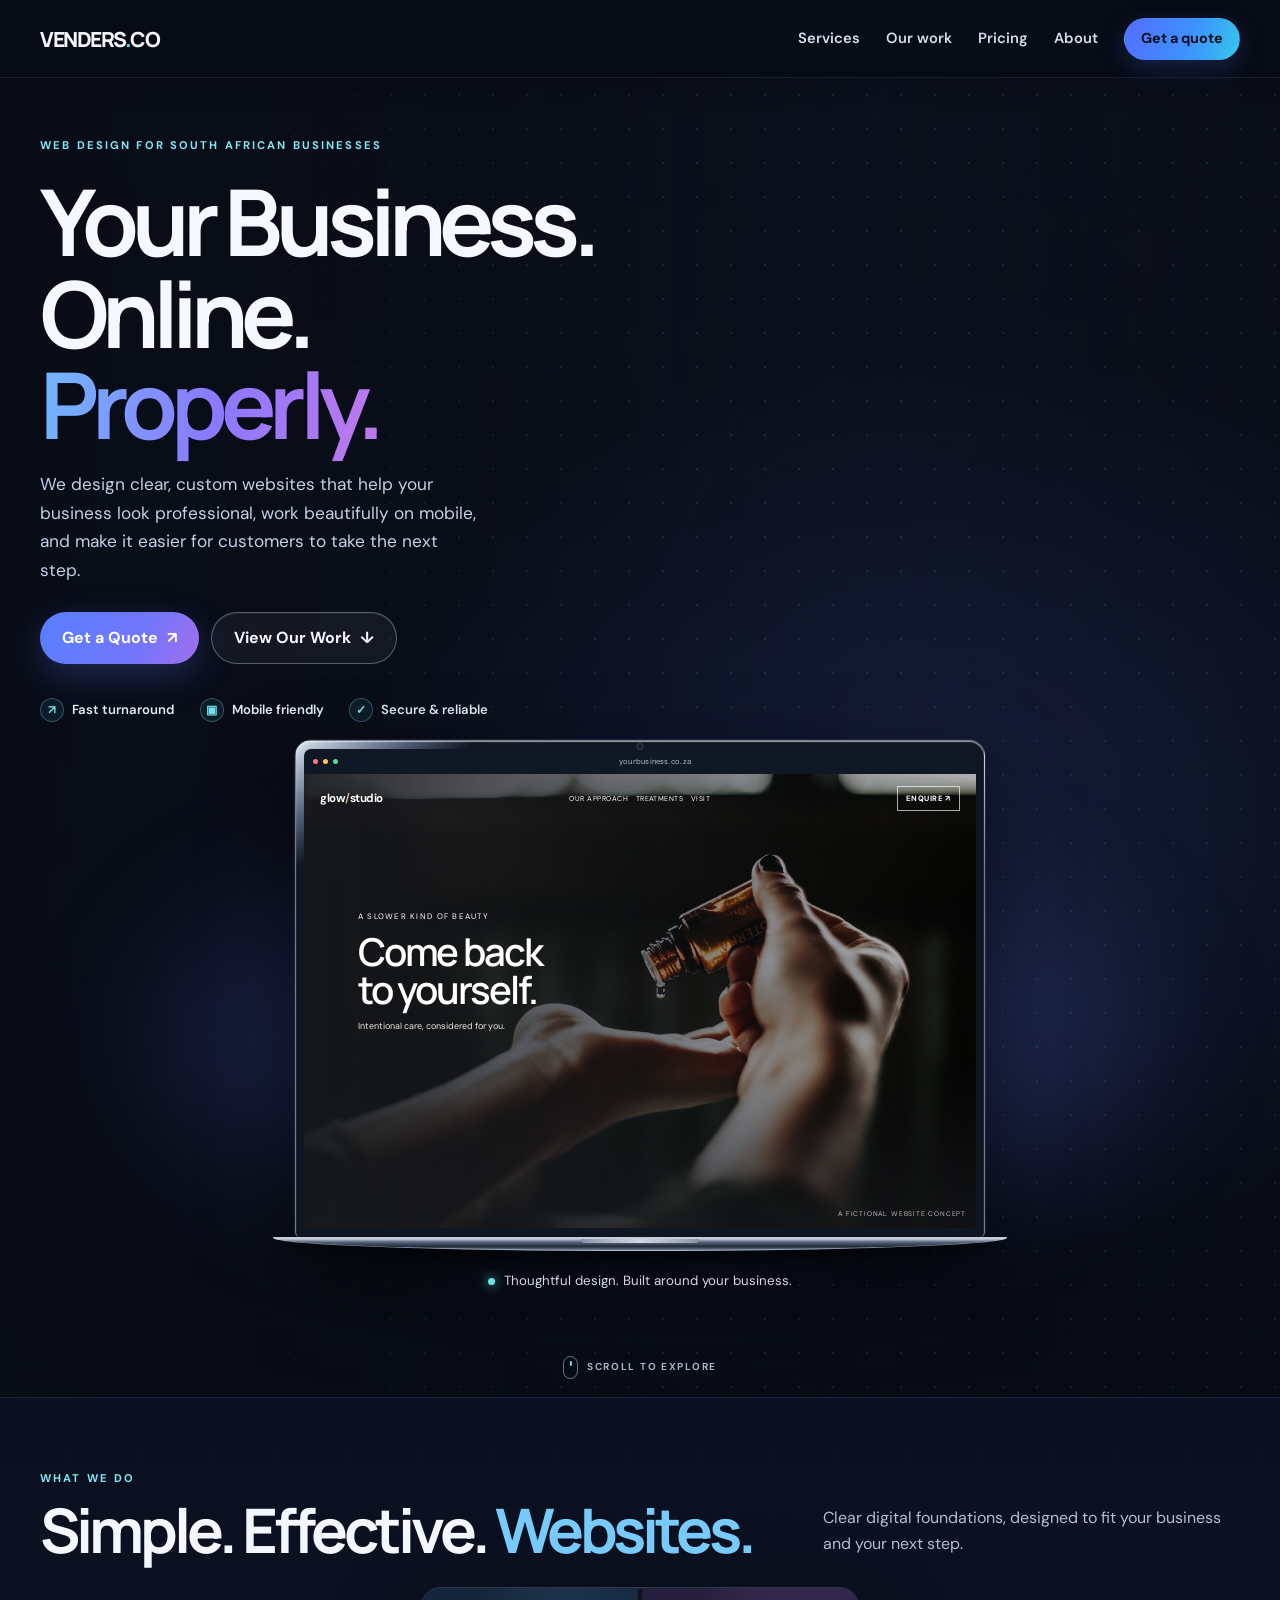
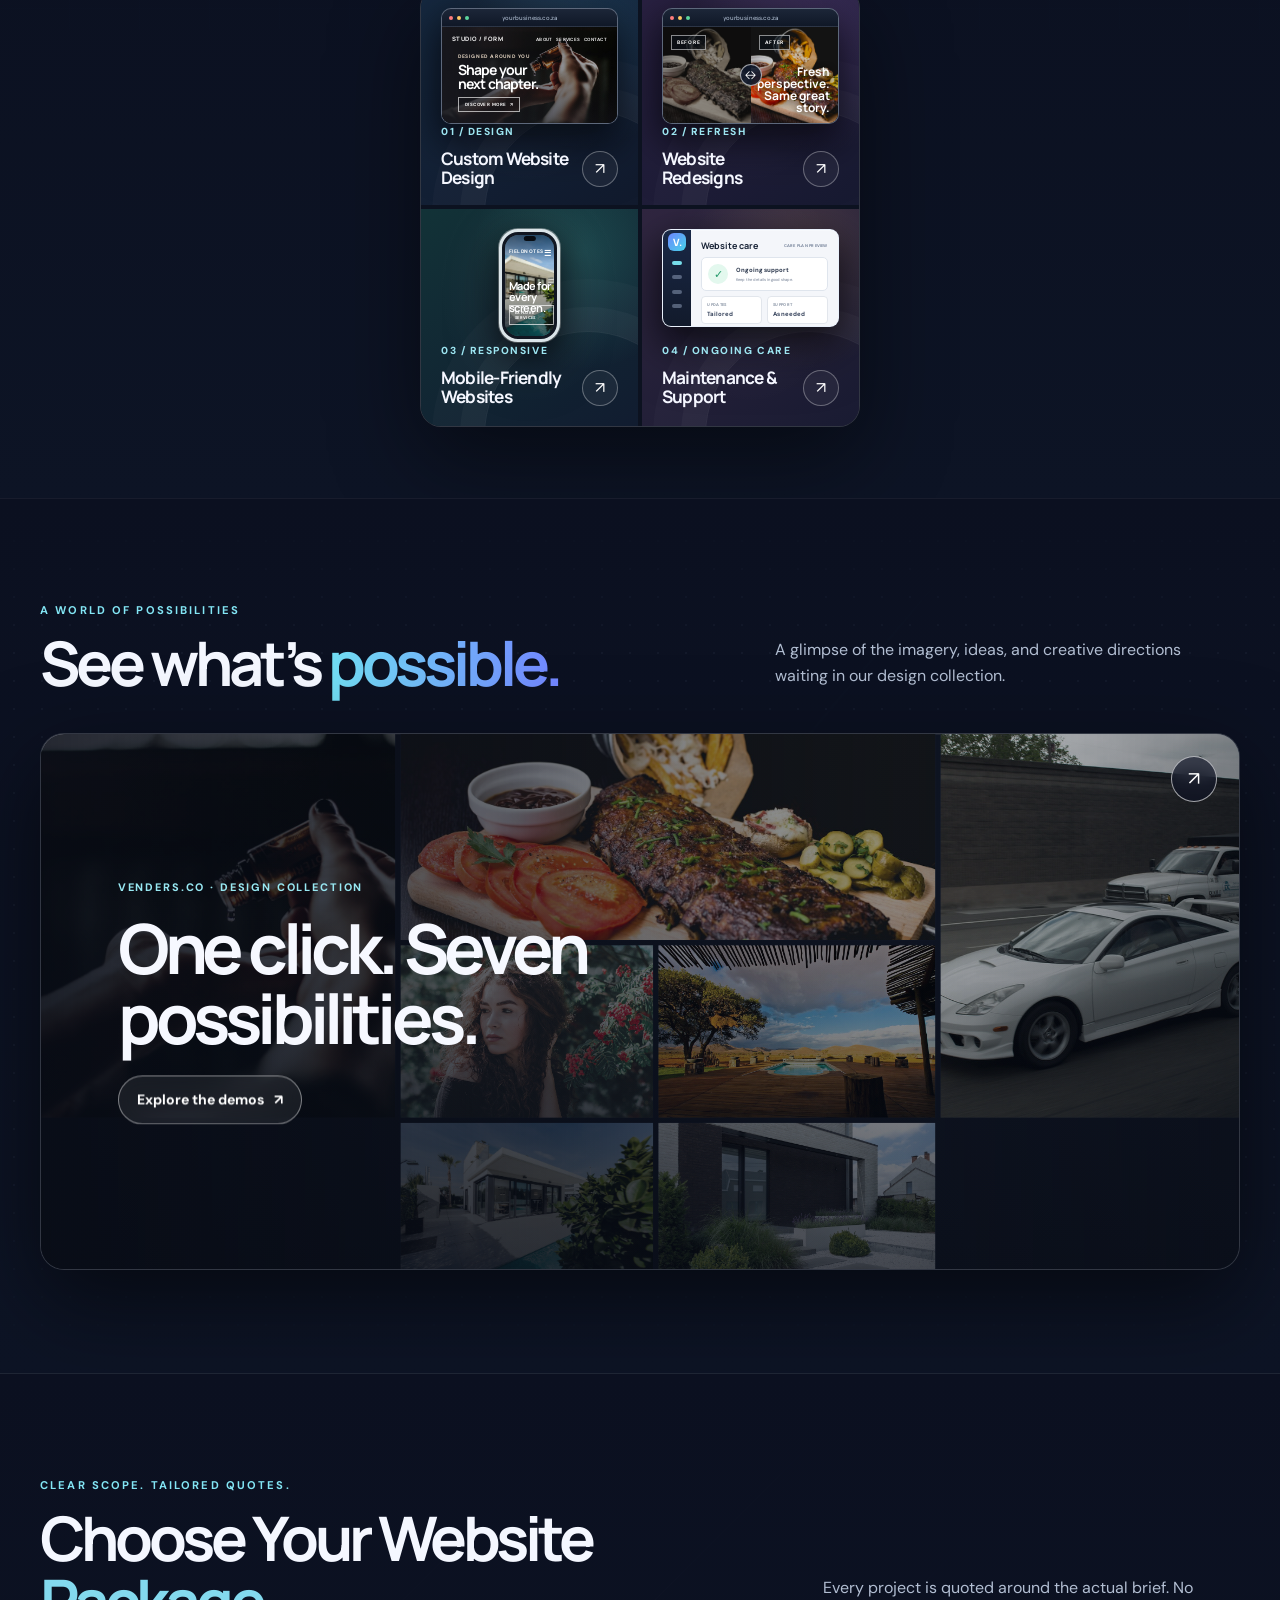
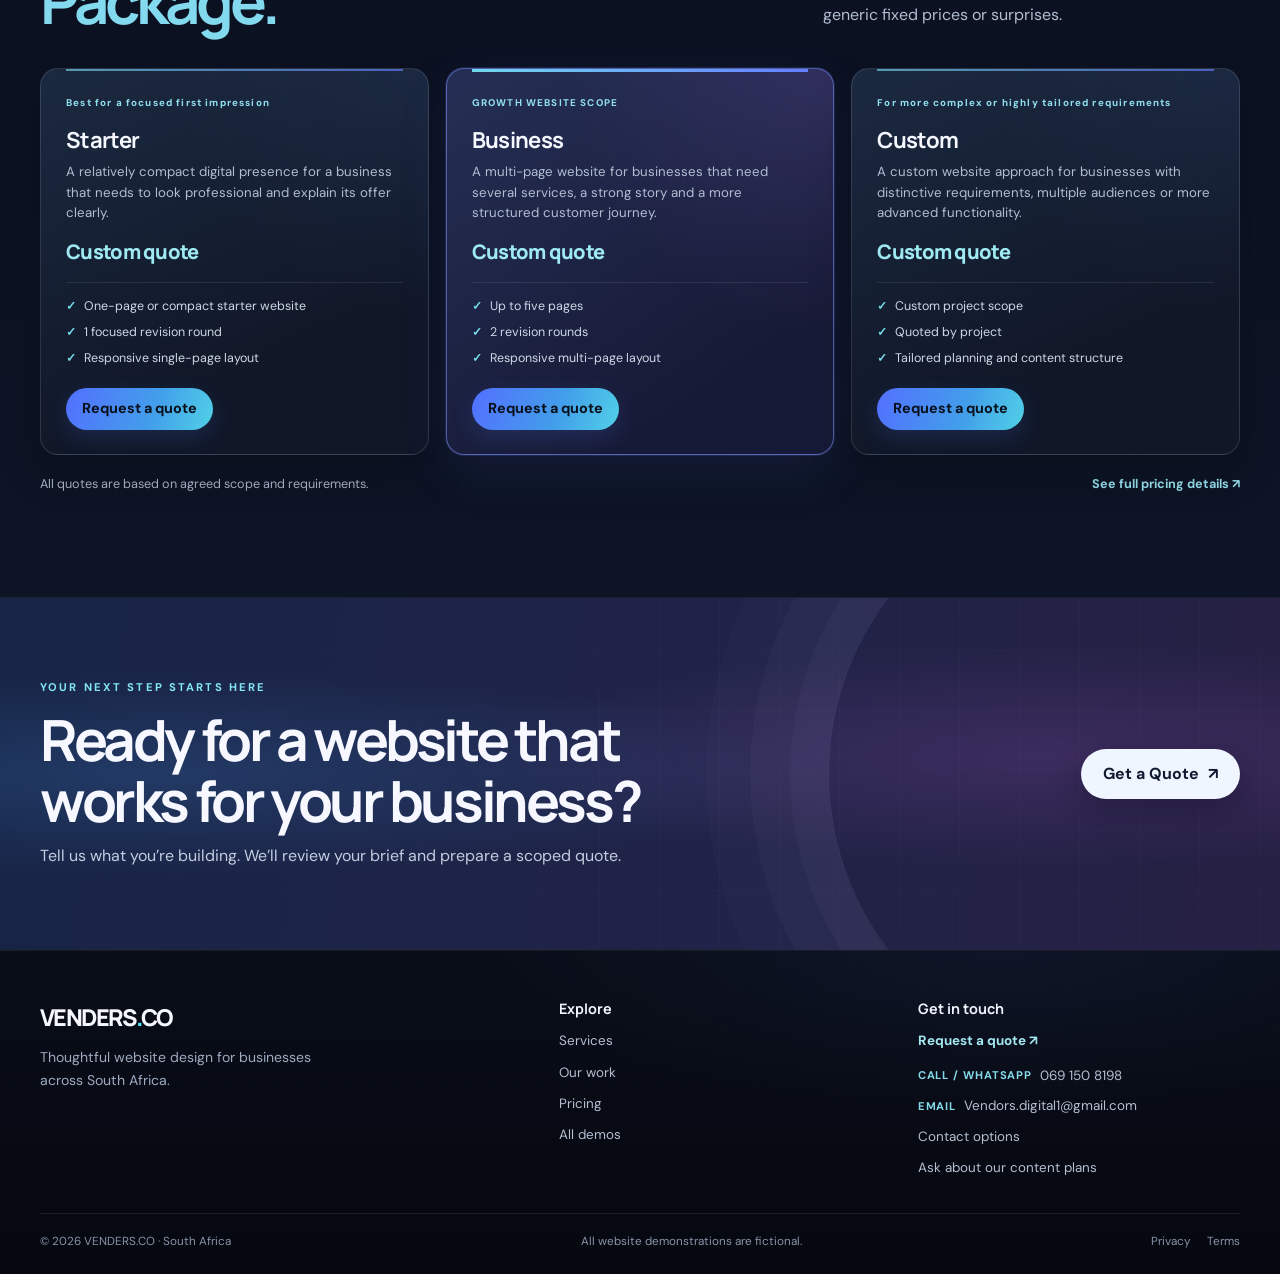
<file: index.html>
<!doctype html>
<html lang="en-ZA">
<head>
  <meta charset="utf-8">
  <meta name="viewport" content="width=device-width,initial-scale=1">
  <title>Website Design South Africa | VENDERS.CO</title>
  <meta name="description" content="VENDERS.CO designs responsive, professional websites for businesses across South Africa. Explore our services, project estimates and fictional website demos.">
  <meta property="og:title" content="VENDERS.CO — Your Business. Online. Properly.">
  <meta property="og:description" content="Custom website design, redesigns and support for South African businesses.">
  <meta property="og:type" content="website">
  <meta property="og:image" content="assets/og-card.svg">
  <meta name="theme-color" content="#080c16">
  <link rel="icon" href="favicon.svg" type="image/svg+xml">
  <link rel="manifest" href="site.webmanifest">
  <link rel="stylesheet" href="assets/css/styles.css">
  <script src="assets/js/config.js" defer></script>
  <script src="assets/js/pricing.js" defer></script>
  <script src="assets/js/main.js" defer></script>
</head>
<body class="home-page">
  <a class="skip-link" href="#main">Skip to content</a>
  <header class="site-header">
    <div class="wrap nav-inner">
      <a class="logo" href="index.html" aria-label="VENDERS.CO home">VENDERS<span>.</span>CO</a>
      <button class="menu-toggle" type="button" aria-expanded="false" aria-controls="primary-nav" aria-label="Open menu">☰</button>
      <nav class="nav-links" id="primary-nav" aria-label="Main navigation">
        <a href="#services">Services</a>
        <a href="#work">Our work</a>
        <a href="#pricing">Pricing</a>
        <a href="about.html">About</a>
        <a class="btn small" href="contact.html">Get a quote</a>
      </nav>
    </div>
  </header>

  <main id="main">
    <section class="hero home-hero" aria-labelledby="hero-title">
      <div class="home-hero-backdrop" aria-hidden="true"></div>
      <div class="wrap home-hero-grid">
        <div class="home-hero-copy">
          <p class="eyebrow">Web design for South African businesses</p>
          <h1 id="hero-title">Your Business.<br>Online.<br><span>Properly.</span></h1>
          <p class="lead">We design clear, custom websites that help your business look professional, work beautifully on mobile, and make it easier for customers to take the next step.</p>
          <div class="button-row home-hero-actions">
            <a class="btn" href="contact.html">Get a Quote <span aria-hidden="true">↗</span></a>
            <a class="btn secondary" href="#work">View Our Work <span aria-hidden="true">↓</span></a>
          </div>
          <ul class="hero-benefits" aria-label="Website benefits">
            <li><span class="benefit-mark" aria-hidden="true">↗</span><span>Fast turnaround</span></li>
            <li><span class="benefit-mark" aria-hidden="true">▣</span><span>Mobile friendly</span></li>
            <li><span class="benefit-mark" aria-hidden="true">✓</span><span>Secure &amp; reliable</span></li>
          </ul>
        </div>

        <div class="hero-device-wrap" aria-label="Website design preview shown on a laptop">
          <div class="hero-glow" aria-hidden="true"></div>
          <div class="laptop">
            <div class="laptop-screen">
              <div class="laptop-browser-bar" aria-hidden="true"><span></span><span></span><span></span><i>yourbusiness.co.za</i></div>
              <div class="laptop-site-preview">
                <img src="demos/glow-studio/assets/glow-hero.jpg" alt="Preview image from the fictional Glow Studio website demonstration" fetchpriority="high">
                <div class="laptop-site-shade"></div>
                <div class="laptop-site-header"><strong>glow<span>/</span>studio</strong><span>OUR APPROACH&nbsp;&nbsp; TREATMENTS&nbsp;&nbsp; VISIT</span><b>ENQUIRE ↗</b></div>
                <div class="laptop-site-copy"><small>A SLOWER KIND OF BEAUTY</small><strong>Come back<br>to yourself.</strong><span>Intentional care, considered for you.</span></div>
                <span class="laptop-site-label">A FICTIONAL WEBSITE CONCEPT</span>
              </div>
            </div>
            <div class="laptop-base"><span></span></div>
          </div>
          <div class="device-caption"><span class="caption-dot"></span>Thoughtful design. Built around your business.</div>
        </div>
      </div>
      <a class="hero-scroll-cue" href="#services" aria-label="Scroll to website design services"><span></span>SCROLL TO EXPLORE</a>
    </section>

    <section class="section home-services" id="services" aria-labelledby="services-title">
      <div class="wrap">
        <div class="home-section-heading">
          <div>
            <p class="eyebrow">What we do</p>
            <h2 id="services-title">Simple. Effective. <span>Websites.</span></h2>
          </div>
          <p>Clear digital foundations, designed to fit your business and your next step.</p>
        </div>
        <div class="home-services-mosaic" aria-label="Our website services">
          <a class="service-mosaic-tile service-mosaic-design" href="services.html#websites">
            <span class="service-mosaic-art" aria-hidden="true">
              <span class="service-preview-browser">
                <span class="service-preview-toolbar"><i></i><i></i><i></i><b>yourbusiness.co.za</b></span>
                <span class="service-preview-screen service-preview-design">
                  <img src="demos/glow-studio/assets/glow-hero.jpg" alt="" loading="lazy">
                  <span class="service-preview-shade"></span>
                  <span class="service-preview-nav"><b>STUDIO / FORM</b><i>ABOUT&nbsp;&nbsp; SERVICES&nbsp;&nbsp; CONTACT</i></span>
                  <span class="service-preview-copy"><small>DESIGNED AROUND YOU</small><strong>Shape your<br>next chapter.</strong><b>DISCOVER MORE&nbsp; ↗</b></span>
                </span>
              </span>
            </span>
            <span class="service-mosaic-copy"><span class="service-mosaic-index">01 / DESIGN</span><strong>Custom Website Design</strong><span class="service-mosaic-arrow" aria-hidden="true">↗</span></span>
          </a>
          <a class="service-mosaic-tile service-mosaic-redesign" href="contact.html?service=Website%20redesign">
            <span class="service-mosaic-art" aria-hidden="true">
              <span class="service-preview-browser">
                <span class="service-preview-toolbar"><i></i><i></i><i></i><b>yourbusiness.co.za</b></span>
                <span class="service-preview-screen service-preview-redesign">
                  <span class="service-preview-before"><img src="demos/karoo-kitchen/assets/karoo-hero.jpg" alt="" loading="lazy"><b>BEFORE</b></span>
                  <span class="service-preview-after"><img src="demos/karoo-kitchen/assets/karoo-hero.jpg" alt="" loading="lazy"><b>AFTER</b><i>Fresh perspective.<br>Same great story.</i></span>
                  <span class="service-preview-divider" aria-hidden="true">↔</span>
                </span>
              </span>
            </span>
            <span class="service-mosaic-copy"><span class="service-mosaic-index">02 / REFRESH</span><strong>Website Redesigns</strong><span class="service-mosaic-arrow" aria-hidden="true">↗</span></span>
          </a>
          <a class="service-mosaic-tile service-mosaic-mobile" href="services.html#websites">
            <span class="service-mosaic-art" aria-hidden="true">
              <span class="service-preview-phone">
                <span class="service-preview-phone-camera"></span>
                <span class="service-preview-phone-screen">
                  <img src="demos/veld-build/assets/veld-hero.jpg" alt="" loading="lazy">
                  <span class="service-phone-shade"></span>
                  <span class="service-phone-brand">FIELDNOTES <i>☰</i></span>
                  <strong>Made for<br>every screen.</strong>
                  <span class="service-phone-button">EXPLORE SERVICES</span>
                </span>
              </span>
            </span>
            <span class="service-mosaic-copy"><span class="service-mosaic-index">03 / RESPONSIVE</span><strong>Mobile-Friendly Websites</strong><span class="service-mosaic-arrow" aria-hidden="true">↗</span></span>
          </a>
          <a class="service-mosaic-tile service-mosaic-support" href="pricing.html">
            <span class="service-mosaic-art" aria-hidden="true">
              <span class="service-preview-dashboard">
                <span class="service-dashboard-sidebar"><b>V.</b><i></i><i></i><i></i><i></i></span>
                <span class="service-dashboard-main">
                  <span class="service-dashboard-top"><b>Website care</b><i>CARE PLAN PREVIEW</i></span>
                  <span class="service-dashboard-status"><i>✓</i><b>Ongoing support</b><small>Keep the details in good shape.</small></span>
                  <span class="service-dashboard-cards"><i><b>UPDATES</b><strong>Tailored</strong></i><i><b>SUPPORT</b><strong>As needed</strong></i></span>
                  <span class="service-dashboard-activity"><i></i><i></i><i></i><i></i><i></i><i></i><i></i><i></i></span>
                </span>
              </span>
            </span>
            <span class="service-mosaic-copy"><span class="service-mosaic-index">04 / ONGOING CARE</span><strong>Maintenance &amp; Support</strong><span class="service-mosaic-arrow" aria-hidden="true">↗</span></span>
          </a>
        </div>
      </div>
    </section>

    <section class="section home-work" id="work" aria-labelledby="work-title">
      <div class="wrap">
        <div class="home-section-heading work-heading">
          <div>
            <p class="eyebrow">A world of possibilities</p>
            <h2 id="work-title">See what’s <span>possible.</span></h2>
          </div>
          <p>A glimpse of the imagery, ideas, and creative directions waiting in our design collection.</p>
        </div>
        <a class="home-demo-collage" href="designs.html" aria-label="Explore all seven website design demos">
          <span class="demo-collage-grid" aria-hidden="true">
            <span class="demo-collage-tile demo-collage-beauty"><img src="demos/glow-studio/assets/glow-hero.jpg" alt="" loading="lazy"></span>
            <span class="demo-collage-tile demo-collage-food"><img src="demos/karoo-kitchen/assets/karoo-hero.jpg" alt="" loading="lazy"></span>
            <span class="demo-collage-tile demo-collage-auto"><img src="demos/wizard-motors/assets/white-sport.webp" alt="" loading="lazy"></span>
            <span class="demo-collage-tile demo-collage-retail"><img src="demos/form-01/assets/summer-campaign.jpg" alt="" loading="lazy"></span>
            <span class="demo-collage-tile demo-collage-stay"><img src="demos/kalahari-house/assets/pool-deck.jpg" alt="" loading="lazy"></span>
            <span class="demo-collage-tile demo-collage-trade"><img src="demos/veld-build/assets/veld-hero.jpg" alt="" loading="lazy"></span>
            <span class="demo-collage-tile demo-collage-property"><img src="demos/haven-property-group/assets/villa.webp" alt="" loading="lazy"></span>
          </span>
          <span class="demo-collage-shade" aria-hidden="true"></span>
          <span class="demo-collage-copy">
            <span class="demo-collage-kicker">VENDERS.CO · DESIGN COLLECTION</span>
            <strong>One click. Seven possibilities.</strong>
            <span class="demo-collage-action">Explore the demos <span aria-hidden="true">↗</span></span>
          </span>
          <span class="demo-collage-open" aria-hidden="true">↗</span>
        </a>
      </div>
    </section>

    <section class="section home-pricing" id="pricing" aria-labelledby="pricing-title">
      <div class="wrap">
        <div class="home-section-heading pricing-heading">
          <div>
            <p class="eyebrow">Clear scope. Tailored quotes.</p>
            <h2 id="pricing-title">Choose Your Website <span>Package.</span></h2>
          </div>
          <p>Every project is quoted around the actual brief. No generic fixed prices or surprises.</p>
        </div>
        <div class="home-pricing-grid" id="homepage-pricing-cards" aria-live="polite">
          <noscript><p class="pricing-fallback">Pricing details are available on the <a href="pricing.html">pricing page</a>.</p></noscript>
        </div>
        <div class="pricing-footnote"><span>All quotes are based on agreed scope and requirements.</span><a href="pricing.html">See full pricing details <span aria-hidden="true">↗</span></a></div>
      </div>
    </section>

    <section class="home-cta" aria-labelledby="home-cta-title">
      <div class="wrap home-cta-inner">
        <div>
          <p class="eyebrow">Your next step starts here</p>
          <h2 id="home-cta-title">Ready for a website that works for your business?</h2>
          <p>Tell us what you’re building. We’ll review your brief and prepare a scoped quote.</p>
        </div>
        <a class="btn" href="contact.html">Get a Quote <span aria-hidden="true">↗</span></a>
      </div>
    </section>
  </main>

  <footer class="footer home-footer">
    <div class="wrap">
      <div class="home-footer-main">
        <div class="home-footer-brand">
          <a class="logo" href="index.html" aria-label="VENDERS.CO home">VENDERS<span>.</span>CO</a>
          <p>Thoughtful website design for businesses across South Africa.</p>
        </div>
        <div class="home-footer-links">
          <h3>Explore</h3>
          <a href="#services">Services</a>
          <a href="#work">Our work</a>
          <a href="#pricing">Pricing</a>
          <a href="designs.html">All demos</a>
        </div>
        <div class="home-footer-links">
          <h3>Get in touch</h3>
          <a class="footer-quote" href="contact.html">Request a quote <span aria-hidden="true">↗</span></a>
          <div class="home-footer-contact">
            <a href="tel:+27691508198"><span>Call / WhatsApp</span>069 150 8198</a>
            <a href="mailto:Vendors.digital1@gmail.com"><span>Email</span>Vendors.digital1@gmail.com</a>
          </div>
          <a href="contact.html">Contact options</a>
          <a href="contact.html" data-tiktok>Follow our journey</a>
        </div>
      </div>
      <div class="home-footer-bottom">
        <span>© 2026 VENDERS.CO · South Africa</span>
        <span>All website demonstrations are fictional.</span>
        <div><a href="privacy.html">Privacy</a><a href="terms.html">Terms</a></div>
      </div>
    </div>
  </footer>

  <script>
    (() => {
      const renderPricing = () => {
        const pricing = window.VENDERS_PRICING;
        const host = document.querySelector('#homepage-pricing-cards');
        if (!pricing || !host) return;

        const tiers = [
          {label: 'Starter', item: pricing[0], featured: false},
          {label: 'Business', item: pricing[1], featured: true},
          {label: 'Custom', item: pricing[3], featured: false}
        ];

        tiers.forEach(({label, item, featured}) => {
          if (!item) return;
          const card = document.createElement('article');
          card.className = `home-price-card${featured ? ' is-featured' : ''}`;

          const flag = document.createElement('span');
          flag.className = 'price-label';
          flag.textContent = featured ? 'GROWTH WEBSITE SCOPE' : item.label;

          const title = document.createElement('h3');
          title.textContent = label;

          const description = document.createElement('p');
          description.className = 'home-price-description';
          description.textContent = item.audience;

          const quote = document.createElement('p');
          quote.className = 'home-price-quote';
          quote.textContent = item.quote || 'Custom quote';

          const list = document.createElement('ul');
          [item.pages, item.revisions, item.scope[0]].forEach(detail => {
            const entry = document.createElement('li');
            entry.textContent = detail;
            list.append(entry);
          });

          const action = document.createElement('a');
          action.className = 'btn small';
          action.href = `contact.html?service=${encodeURIComponent(item.name)}`;
          action.textContent = 'Request a quote';

          card.append(flag, title, description, quote, list, action);
          host.append(card);
        });
      };

      if (document.readyState === 'loading') {
        document.addEventListener('DOMContentLoaded', renderPricing, {once: true});
      } else {
        renderPricing();
      }
    })();
  </script>
</body>
</html>
</file>
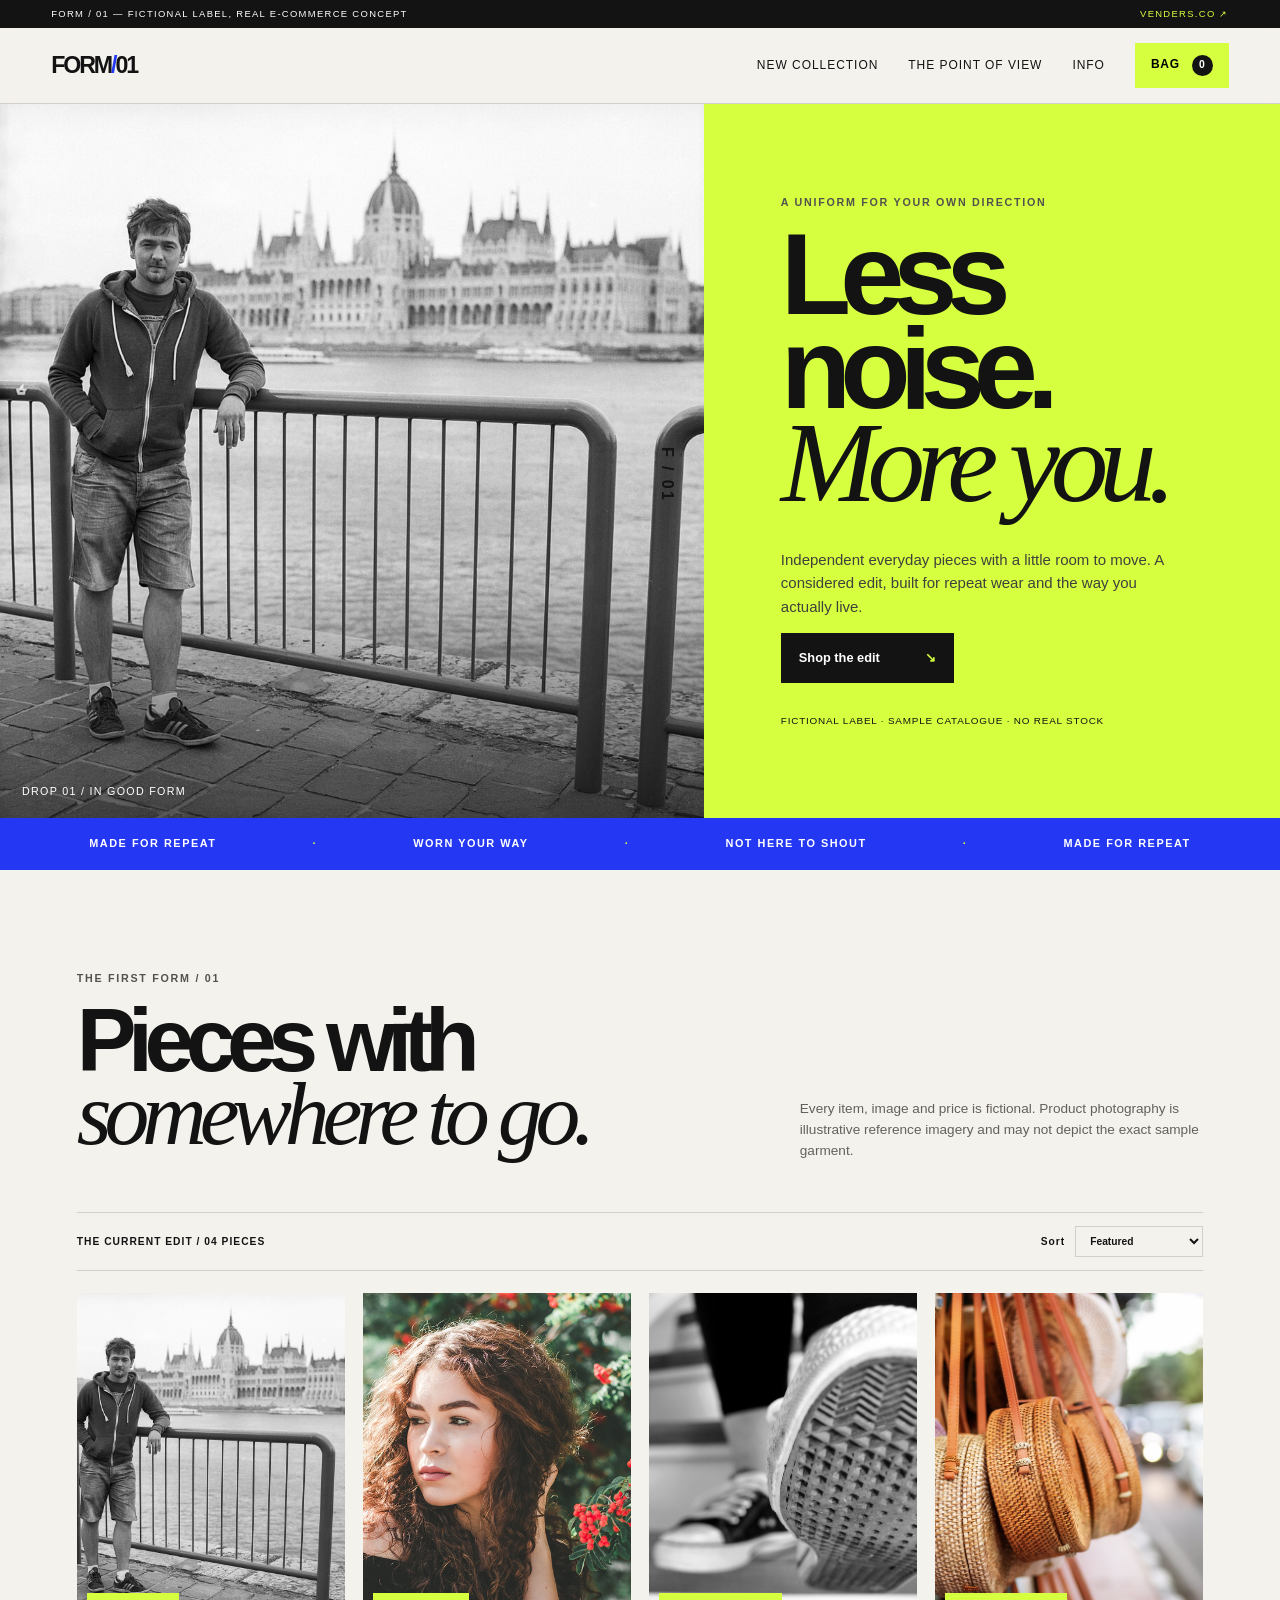
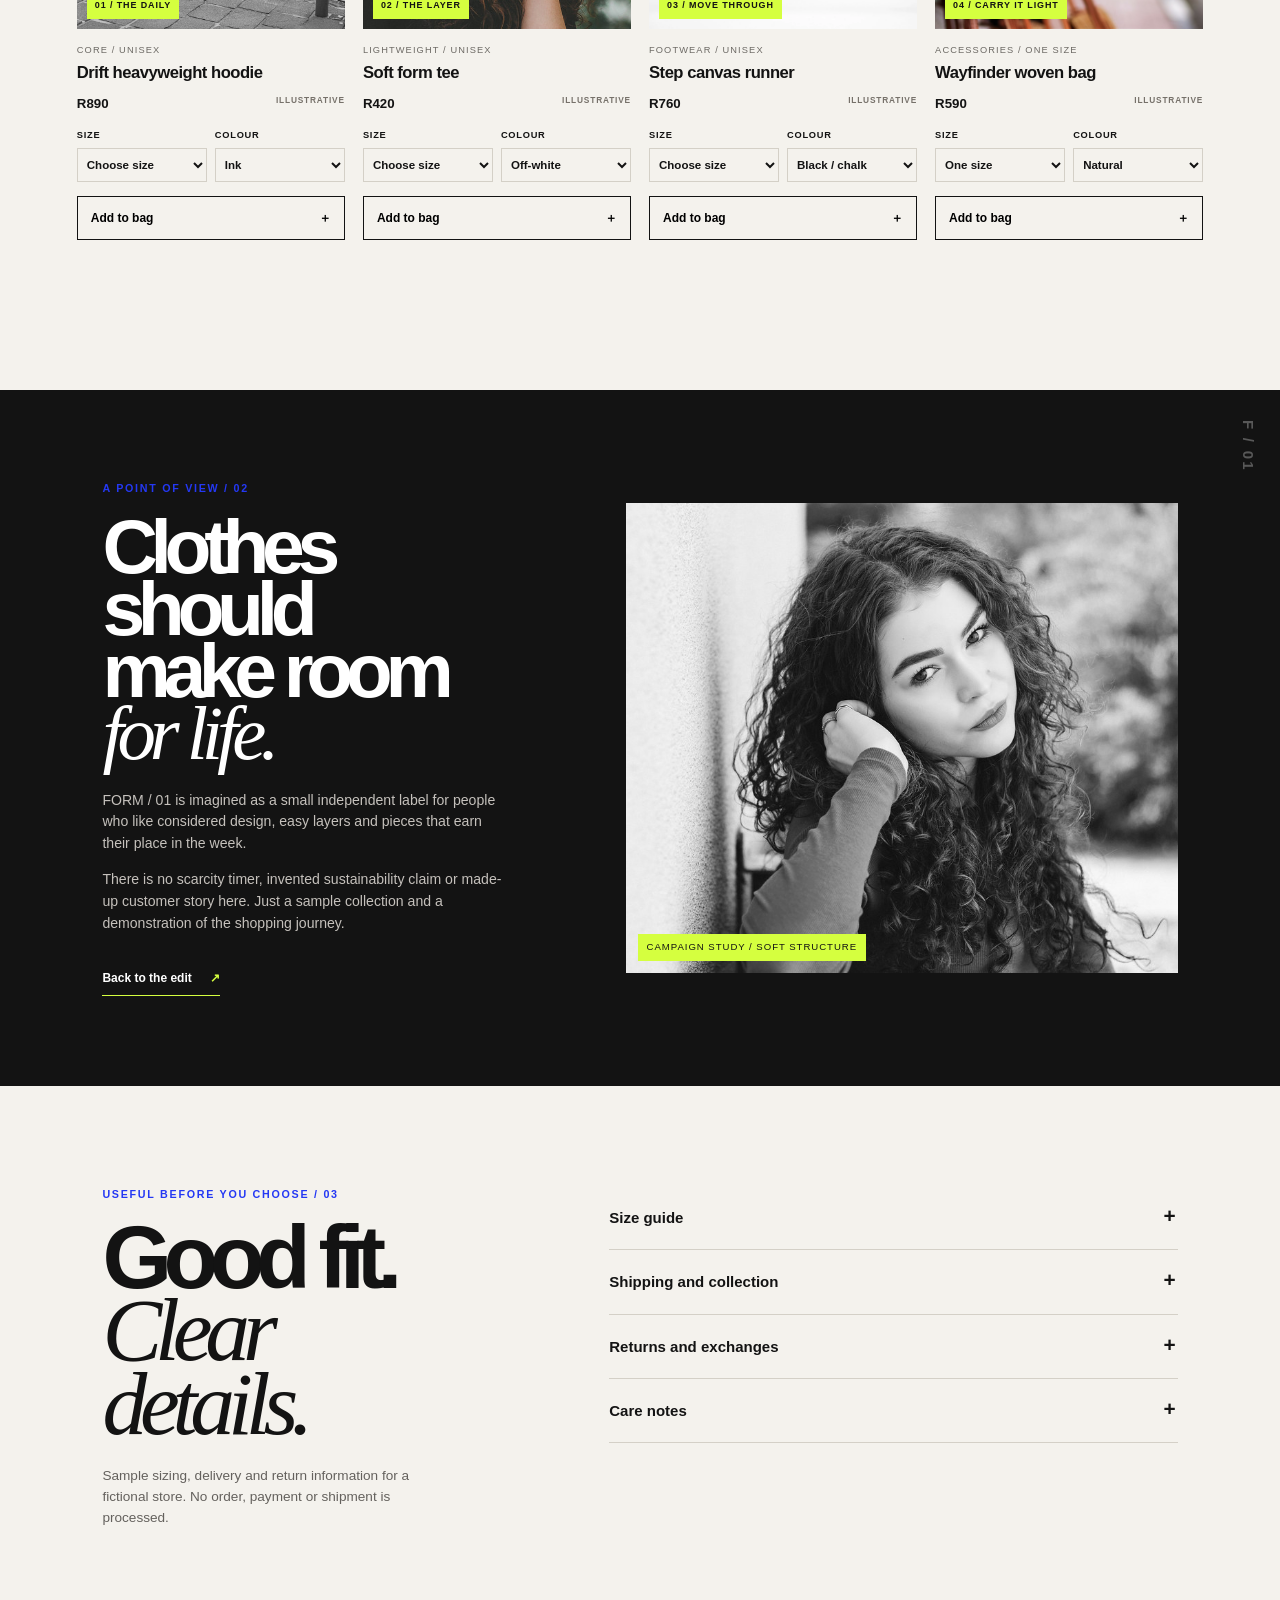
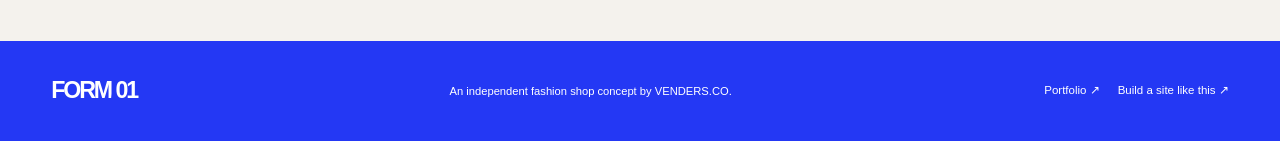
<file: demos/form-01/index.html>
<!doctype html>
<html lang="en-ZA">
<head>
  <meta charset="utf-8">
  <meta name="viewport" content="width=device-width, initial-scale=1">
  <meta name="description" content="FORM / 01 is a fictional independent fashion label and demonstration storefront.">
  <title>FORM / 01 — Wear Your Own Direction</title>
  <link rel="stylesheet" href="style.css">
  <script src="app.js" defer></script>
</head>
<body>
  <a class="skip-link" href="#main">Skip to content</a>
  <div class="concept-bar"><span>FORM / 01 — FICTIONAL LABEL, REAL E-COMMERCE CONCEPT</span><a href="../../designs.html">VENDERS.CO ↗</a></div>
  <header class="header">
    <a class="wordmark" href="#home">FORM<span>/</span>01</a>
    <button class="menu-toggle" aria-expanded="false" aria-controls="site-nav">Menu <span aria-hidden="true">+</span></button>
    <nav id="site-nav" aria-label="Main navigation"><a href="#collection">New collection</a><a href="#story">The point of view</a><a href="#info">Info</a><button class="bag-button" type="button" data-open-bag>Bag <span id="bag-count">0</span></button></nav>
  </header>
  <main id="main">
    <section class="hero" id="home">
      <div class="hero-image"><img src="assets/portrait-mark.jpg" alt="Model in a simple streetwear look beside an urban waterfront"><span>DROP 01 / IN GOOD FORM</span></div>
      <div class="hero-copy"><p class="eyebrow">A UNIFORM FOR YOUR OWN DIRECTION</p><h1>Less noise.<br><em>More you.</em></h1><p>Independent everyday pieces with a little room to move. A considered edit, built for repeat wear and the way you actually live.</p><a class="button" href="#collection">Shop the edit <span>↘</span></a><small>Fictional label · sample catalogue · no real stock</small></div>
      <div class="hero-mark" aria-hidden="true">F / 01</div>
    </section>

    <section class="ticker" aria-label="Form 01 collection message"><span>MADE FOR REPEAT</span><b>·</b><span>WORN YOUR WAY</span><b>·</b><span>NOT HERE TO SHOUT</span><b>·</b><span>MADE FOR REPEAT</span></section>

    <section class="collection" id="collection">
      <div class="collection-heading"><div><p class="eyebrow">The first form / 01</p><h2>Pieces with<br><em>somewhere to go.</em></h2></div><p>Every item, image and price is fictional. Product photography is illustrative reference imagery and may not depict the exact sample garment.</p></div>
      <div class="shop-tools"><span>THE CURRENT EDIT / 04 PIECES</span><label>Sort<select id="sort-products"><option value="featured">Featured</option><option value="price-low">Price: low to high</option><option value="price-high">Price: high to low</option></select></label></div>
      <div class="product-grid" id="product-grid">
        <article class="product" data-product data-id="drift-hoodie" data-name="Drift heavyweight hoodie" data-price="890" data-image="assets/portrait-mark.jpg">
          <figure class="product-photo"><img src="assets/portrait-mark.jpg" alt="Streetwear campaign reference showing a model in a hoodie"><span>01 / THE DAILY</span></figure>
          <p class="product-category">CORE / UNISEX</p><h3>Drift heavyweight hoodie</h3><div class="product-price"><span>R890</span><span>ILLUSTRATIVE</span></div>
          <div class="variants"><label>Size<select data-size required><option value="">Choose size</option><option>XS</option><option>S</option><option>M</option><option>L</option><option>XL</option></select></label><label>Colour<select data-colour><option>Ink</option><option>Stone</option><option>Signal blue</option></select></label></div>
          <button class="add-button" type="button" data-add>Add to bag <span>＋</span></button>
        </article>
        <article class="product" data-product data-id="soft-form-tee" data-name="Soft form tee" data-price="420" data-image="assets/summer-campaign.jpg">
          <figure class="product-photo portrait-photo"><img src="assets/summer-campaign.jpg" alt="Fashion portrait reference for the Soft form tee"><span>02 / THE LAYER</span></figure>
          <p class="product-category">LIGHTWEIGHT / UNISEX</p><h3>Soft form tee</h3><div class="product-price"><span>R420</span><span>ILLUSTRATIVE</span></div>
          <div class="variants"><label>Size<select data-size required><option value="">Choose size</option><option>XS</option><option>S</option><option>M</option><option>L</option><option>XL</option></select></label><label>Colour<select data-colour><option>Off-white</option><option>Black</option><option>Oxide</option></select></label></div>
          <button class="add-button" type="button" data-add>Add to bag <span>＋</span></button>
        </article>
        <article class="product" data-product data-id="step-runner" data-name="Step canvas runner" data-price="760" data-image="assets/sneaker-detail.webp">
          <figure class="product-photo shoe-photo"><img src="assets/sneaker-detail.webp" alt="Monochrome close-up of a canvas sneaker sole"><span>03 / MOVE THROUGH</span></figure>
          <p class="product-category">FOOTWEAR / UNISEX</p><h3>Step canvas runner</h3><div class="product-price"><span>R760</span><span>ILLUSTRATIVE</span></div>
          <div class="variants"><label>Size<select data-size required><option value="">Choose size</option><option>EU 37</option><option>EU 39</option><option>EU 41</option><option>EU 43</option><option>EU 45</option></select></label><label>Colour<select data-colour><option>Black / chalk</option><option>Natural</option></select></label></div>
          <button class="add-button" type="button" data-add>Add to bag <span>＋</span></button>
        </article>
        <article class="product" data-product data-id="wayfinder-bag" data-name="Wayfinder woven bag" data-price="590" data-image="assets/street-bag.jpg">
          <figure class="product-photo bag-photo"><img src="assets/street-bag.jpg" alt="Woven bags displayed on a street market stall"><span>04 / CARRY IT LIGHT</span></figure>
          <p class="product-category">ACCESSORIES / ONE SIZE</p><h3>Wayfinder woven bag</h3><div class="product-price"><span>R590</span><span>ILLUSTRATIVE</span></div>
          <div class="variants"><label>Size<select data-size required><option>One size</option></select></label><label>Colour<select data-colour><option>Natural</option><option>Warm mix</option></select></label></div>
          <button class="add-button" type="button" data-add>Add to bag <span>＋</span></button>
        </article>
      </div>
      <p id="shop-status" aria-live="polite" class="shop-status"></p>
    </section>

    <section class="story" id="story">
      <div class="story-copy"><p class="eyebrow">A point of view / 02</p><h2>Clothes should<br>make room <em>for life.</em></h2><p>FORM / 01 is imagined as a small independent label for people who like considered design, easy layers and pieces that earn their place in the week.</p><p>There is no scarcity timer, invented sustainability claim or made-up customer story here. Just a sample collection and a demonstration of the shopping journey.</p><a href="#collection" class="text-link">Back to the edit <span>↗</span></a></div>
      <figure><img src="assets/autumn-campaign.jpg" alt="Portrait used as an illustrative fashion campaign reference"><figcaption>CAMPAIGN STUDY / SOFT STRUCTURE</figcaption></figure>
      <span class="story-side" aria-hidden="true">F / 01</span>
    </section>

    <section class="details" id="info">
      <div class="details-heading"><p class="eyebrow">Useful before you choose / 03</p><h2>Good fit.<br><em>Clear details.</em></h2><p>Sample sizing, delivery and return information for a fictional store. No order, payment or shipment is processed.</p></div>
      <div class="details-list">
        <details><summary>Size guide</summary><p>XS: chest 84–90 cm · S: 90–96 cm · M: 96–102 cm · L: 102–110 cm · XL: 110–118 cm. These sample measurements are illustrative; use a real brand’s current garment measurements before buying.</p></details>
        <details><summary>Shipping and collection</summary><p>A real store would show delivery areas, fees and dispatch timing before checkout. This concept does not book delivery or reserve stock.</p></details>
        <details><summary>Returns and exchanges</summary><p>Returns depend on a real retailer’s published policy and applicable consumer law. This demo does not take orders or accept returns.</p></details>
        <details><summary>Care notes</summary><p>Follow the garment label. Sample fabrics and product construction shown here are fictional examples, not verified product specifications.</p></details>
      </div>
    </section>
  </main>
  <footer class="footer"><a class="wordmark" href="#home">FORM<span>/</span>01</a><p>An independent fashion shop concept by VENDERS.CO.</p><div><a href="../../designs.html">Portfolio ↗</a><a href="../../contact.html">Build a site like this ↗</a></div></footer>

  <dialog id="bag-dialog" aria-labelledby="bag-title">
    <div class="dialog-head"><div><p class="eyebrow">YOUR EDIT / DEMO BAG</p><h2 id="bag-title">The bag.</h2></div><button type="button" data-close-bag aria-label="Close shopping bag">×</button></div>
    <p class="demo-notice">Demonstration only. No payment details are requested; no order or stock reservation is made.</p>
    <div id="bag-lines" class="bag-lines"></div>
    <p id="empty-bag" class="empty-bag">Your bag is waiting for a first piece.</p>
    <div class="bag-total"><span>Sample subtotal</span><strong id="bag-total">R0</strong></div>
    <a class="button checkout-link" href="#checkout">Continue to demo checkout <span>↘</span></a>
    <section class="checkout" id="checkout">
      <p class="eyebrow">DEMONSTRATION CHECKOUT</p><h3>Where should the sample go?</h3>
      <form id="checkout-form">
        <label>Name<input name="name" autocomplete="name" required></label>
        <label>Email<input name="email" type="email" autocomplete="email" required></label>
        <label>Delivery address<input name="address" autocomplete="street-address" required></label>
        <label class="check-label"><input type="checkbox" required> I understand this is a demo and no order or payment will be made.</label>
        <button class="button" type="submit">Review sample order <span>↗</span></button>
      </form>
      <p id="checkout-status" class="checkout-status" aria-live="polite"></p>
    </section>
  </dialog>
</body>
</html>
</file>
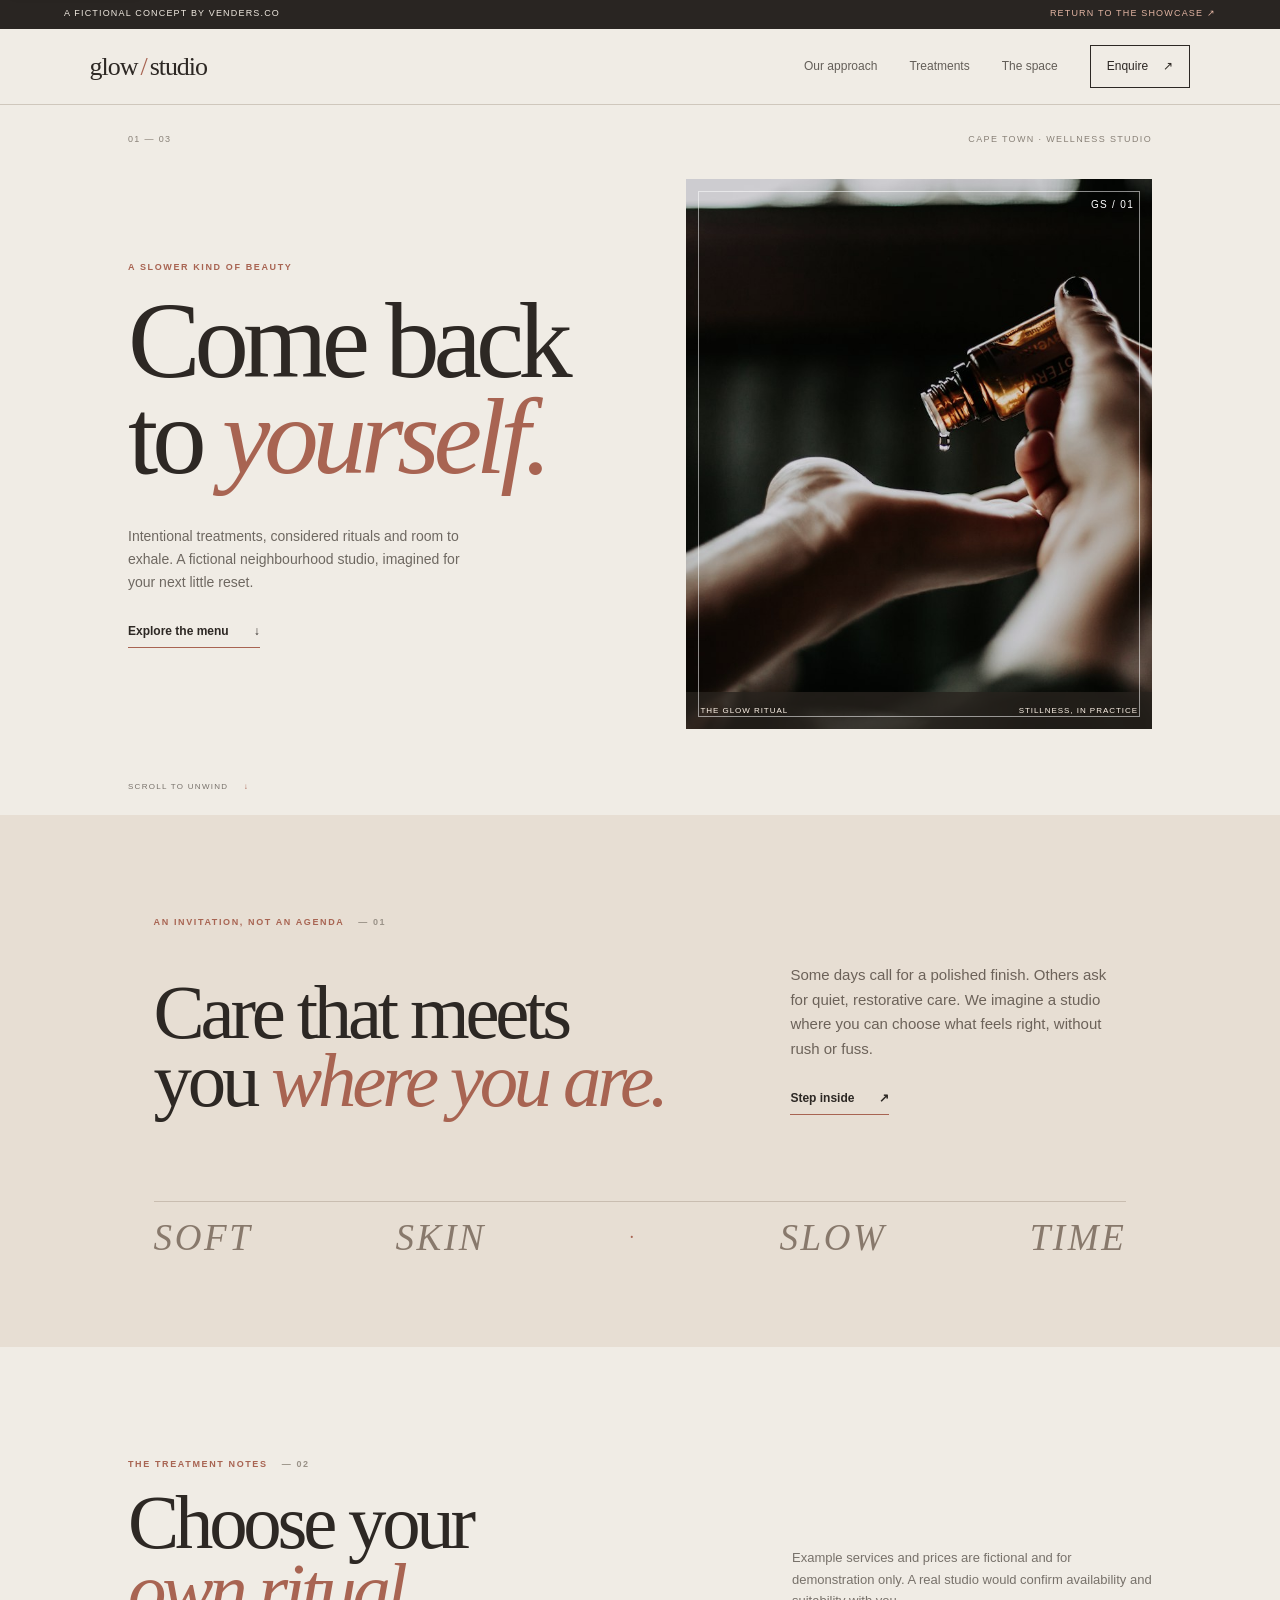
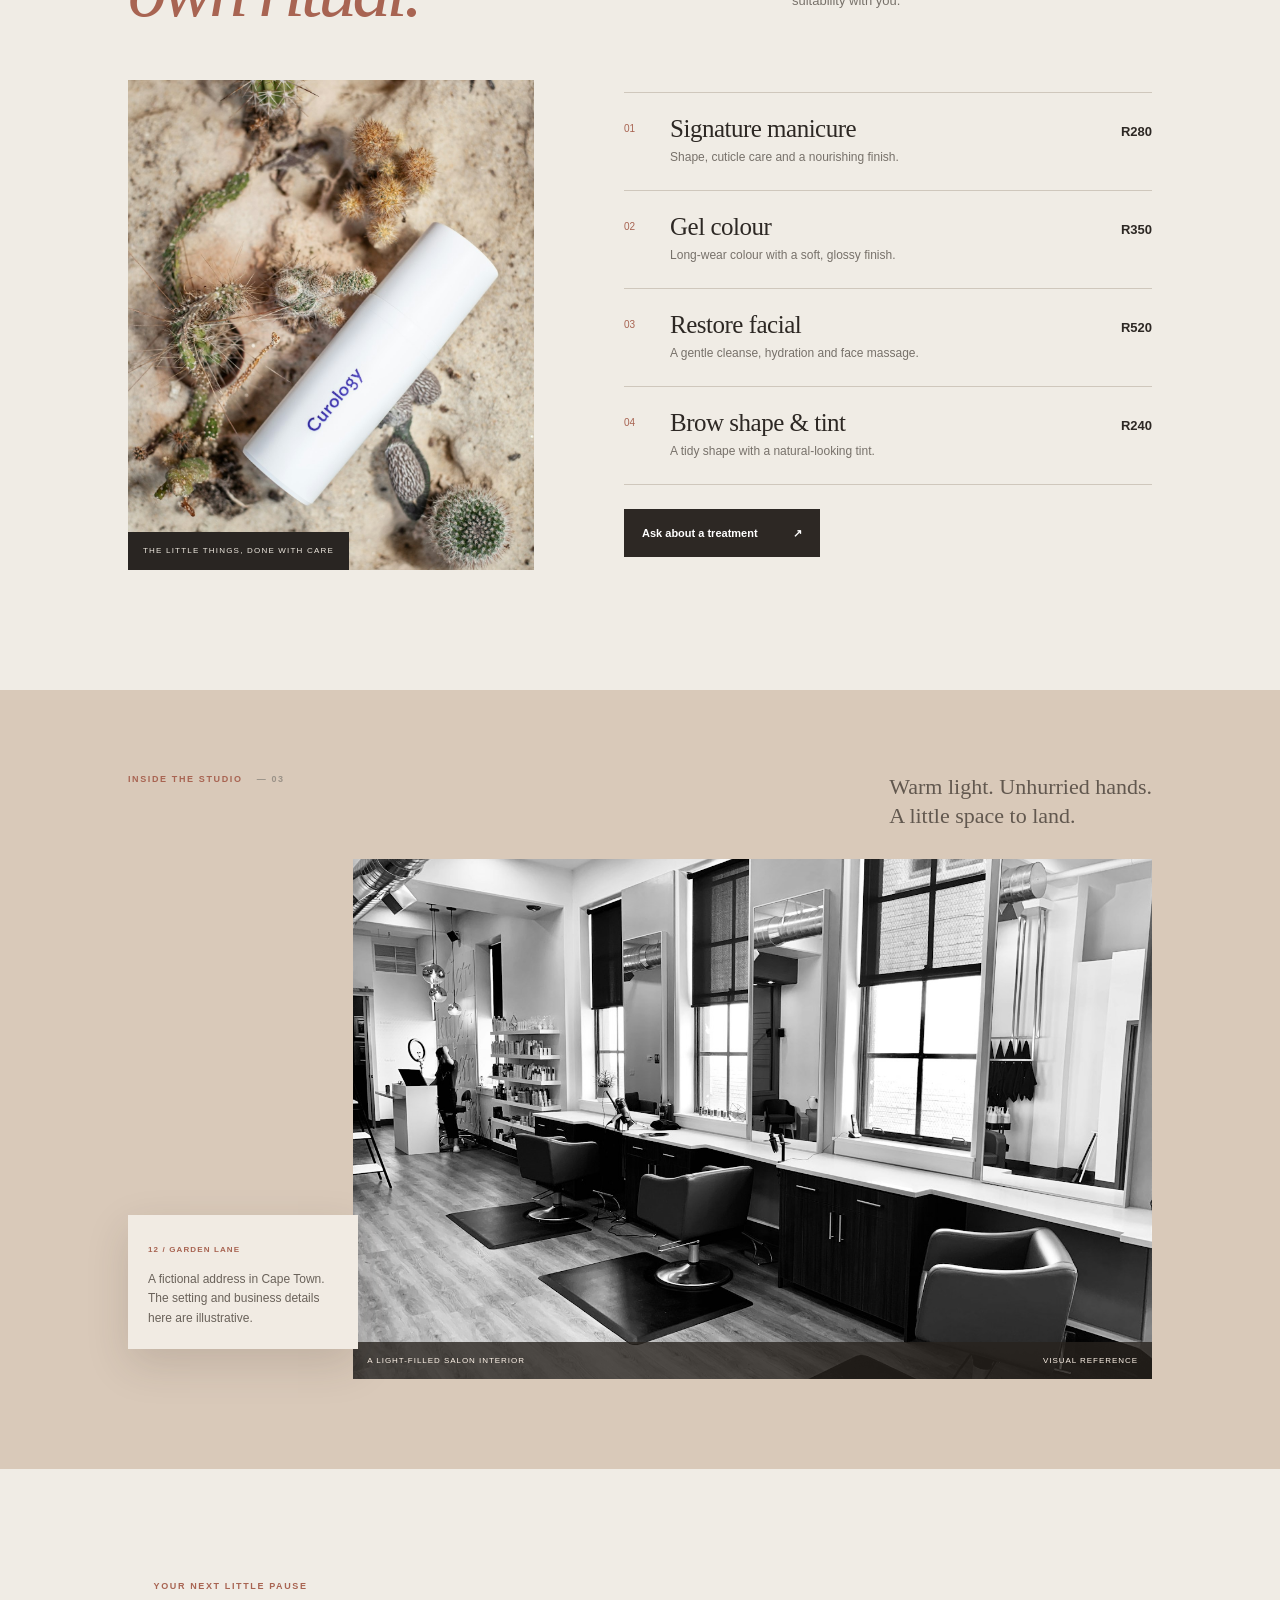
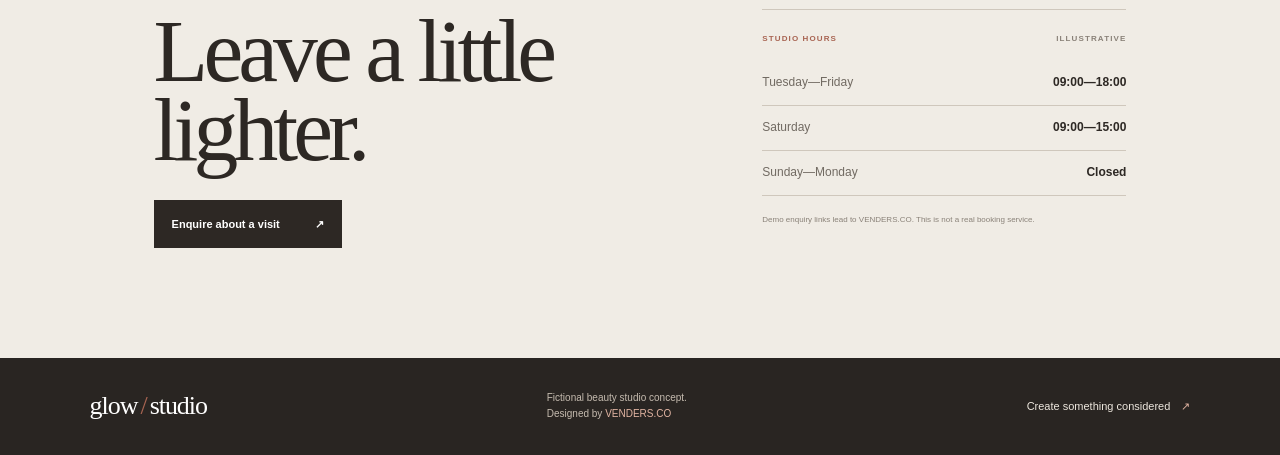
<file: demos/glow-studio/index.html>
<!doctype html>
<html lang="en-ZA">
<head>
  <meta charset="utf-8">
  <meta name="viewport" content="width=device-width, initial-scale=1">
  <meta name="description" content="A fictional beauty studio concept with considered treatments, a sample service menu and appointment enquiry details.">
  <meta property="og:title" content="Glow Studio — fictional demo">
  <meta property="og:description" content="An intimate beauty and wellness concept by VENDERS.CO.">
  <meta property="og:type" content="website">
  <title>Glow Studio — Beauty & Wellness | VENDERS.CO demo</title>
  <link rel="stylesheet" href="style.css">
  <script src="../../assets/js/config.js" defer></script>
  <script src="../../assets/js/demo-ui.js" defer></script>
  <script src="demo.js" defer></script>
</head>
<body>
  <a class="skip-link" href="#main">Skip to content</a>
  <div class="demo-ribbon">A FICTIONAL CONCEPT BY VENDERS.CO <a href="../../designs.html">RETURN TO THE SHOWCASE ↗</a></div>
  <header class="site-header">
    <a class="wordmark" href="#home" aria-label="Glow Studio home">glow<span>/</span>studio</a>
    <button class="menu-toggle" type="button" data-menu-toggle aria-expanded="false" aria-controls="site-menu" aria-label="Open navigation">Menu <span aria-hidden="true">＋</span></button>
    <nav class="site-menu" id="site-menu" data-site-menu aria-label="Main navigation">
      <a href="#approach">Our approach</a><a href="#treatments">Treatments</a><a href="#space">The space</a>
      <a class="nav-book" data-demo-whatsapp data-message="Hello, I’m enquiring about the fictional Glow Studio demo website.">Enquire <span aria-hidden="true">↗</span></a>
    </nav>
  </header>
  <main id="main">
    <section class="hero" id="home">
      <div class="hero-meta"><span>01 — 03</span><span>CAPE TOWN · WELLNESS STUDIO</span></div>
      <div class="hero-copy" data-reveal>
        <p class="eyebrow">A slower kind of beauty</p>
        <h1>Come back<br>to <em>yourself.</em></h1>
        <div class="hero-bottom"><p>Intentional treatments, considered rituals and room to exhale. A fictional neighbourhood studio, imagined for your next little reset.</p><a class="text-link" href="#treatments">Explore the menu <span>↓</span></a></div>
      </div>
      <figure class="hero-image">
        <img src="assets/glow-room.jpg" alt="Hands applying a facial oil during a quiet beauty treatment" data-demo-image fetchpriority="high">
        <div class="image-fallback" data-image-fallback hidden>Glow Studio<br><small>Beauty & wellness concept</small></div>
        <figcaption><span>THE GLOW RITUAL</span><span>STILLNESS, IN PRACTICE</span></figcaption>
        <span class="image-index" aria-hidden="true">GS / 01</span>
      </figure>
      <a class="hero-scroll" href="#approach" aria-label="Scroll to the Glow Studio approach">SCROLL TO UNWIND <span>↓</span></a>
    </section>

    <section class="approach" id="approach" data-reveal>
      <p class="eyebrow">An invitation, not an agenda <span>— 01</span></p>
      <div class="approach-grid">
        <h2>Care that meets<br>you <em>where you are.</em></h2>
        <div><p>Some days call for a polished finish. Others ask for quiet, restorative care. We imagine a studio where you can choose what feels right, without rush or fuss.</p><a class="text-link" href="#space">Step inside <span>↗</span></a></div>
      </div>
      <div class="motto" aria-hidden="true"><span>SOFT</span><span>SKIN</span><span>·</span><span>SLOW</span><span>TIME</span></div>
    </section>

    <section class="treatments" id="treatments">
      <div class="section-heading" data-reveal><div><p class="eyebrow">The treatment notes <span>— 02</span></p><h2>Choose your<br><em>own ritual.</em></h2></div><p>Example services and prices are fictional and for demonstration only. A real studio would confirm availability and suitability with you.</p></div>
      <div class="treatment-layout">
        <figure class="treatment-image" data-reveal>
          <img src="assets/glow-detail.jpg" alt="A carefully arranged edit of beauty products and makeup" data-demo-image loading="lazy">
          <div class="image-fallback" data-image-fallback hidden>Considered care<br><small>Image unavailable</small></div>
          <figcaption>THE LITTLE THINGS, DONE WITH CARE</figcaption>
        </figure>
        <div class="service-menu">
          <article class="service-item" data-reveal><span class="service-no">01</span><div><h3>Signature manicure</h3><p>Shape, cuticle care and a nourishing finish.</p></div><b>R280</b></article>
          <article class="service-item" data-reveal><span class="service-no">02</span><div><h3>Gel colour</h3><p>Long-wear colour with a soft, glossy finish.</p></div><b>R350</b></article>
          <article class="service-item" data-reveal><span class="service-no">03</span><div><h3>Restore facial</h3><p>A gentle cleanse, hydration and face massage.</p></div><b>R520</b></article>
          <article class="service-item" data-reveal><span class="service-no">04</span><div><h3>Brow shape & tint</h3><p>A tidy shape with a natural-looking tint.</p></div><b>R240</b></article>
          <a class="menu-cta" data-demo-whatsapp data-message="Hello, I’m enquiring about a fictional treatment at Glow Studio.">Ask about a treatment <span>↗</span></a>
        </div>
      </div>
    </section>

    <section class="space" id="space">
      <div class="space-top" data-reveal><p class="eyebrow">Inside the studio <span>— 03</span></p><p>Warm light. Unhurried hands.<br>A little space to land.</p></div>
      <figure class="space-image" data-reveal>
        <img src="assets/glow-space.jpg" alt="Bright, modern salon interior with styling chairs, mirrors and tall windows" data-demo-image loading="lazy">
        <div class="image-fallback" data-image-fallback hidden>The Glow Studio interior concept</div>
        <figcaption><span>A LIGHT-FILLED SALON INTERIOR</span><span>VISUAL REFERENCE</span></figcaption>
      </figure>
      <div class="space-note"><span>12 / GARDEN LANE</span><p>A fictional address in Cape Town. The setting and business details here are illustrative.</p></div>
    </section>

    <section class="visit" id="visit">
      <div class="visit-title" data-reveal><p class="eyebrow">Your next little pause</p><h2>Leave a little<br>lighter.</h2><a class="button" data-demo-whatsapp data-message="Hello, I’m enquiring about the fictional Glow Studio demo website.">Enquire about a visit <span>↗</span></a></div>
      <div class="visit-details" data-reveal><div class="detail-label">STUDIO HOURS <span>ILLUSTRATIVE</span></div><p><span>Tuesday—Friday</span><b>09:00—18:00</b></p><p><span>Saturday</span><b>09:00—15:00</b></p><p><span>Sunday—Monday</span><b>Closed</b></p><small>Demo enquiry links lead to VENDERS.CO. This is not a real booking service.</small></div>
    </section>
  </main>
  <footer><a class="wordmark" href="#home">glow<span>/</span>studio</a><p>Fictional beauty studio concept.<br>Designed by <a href="../../index.html">VENDERS.CO</a></p><a href="../../contact.html">Create something considered <span>↗</span></a></footer>
</body>
</html>
</file>
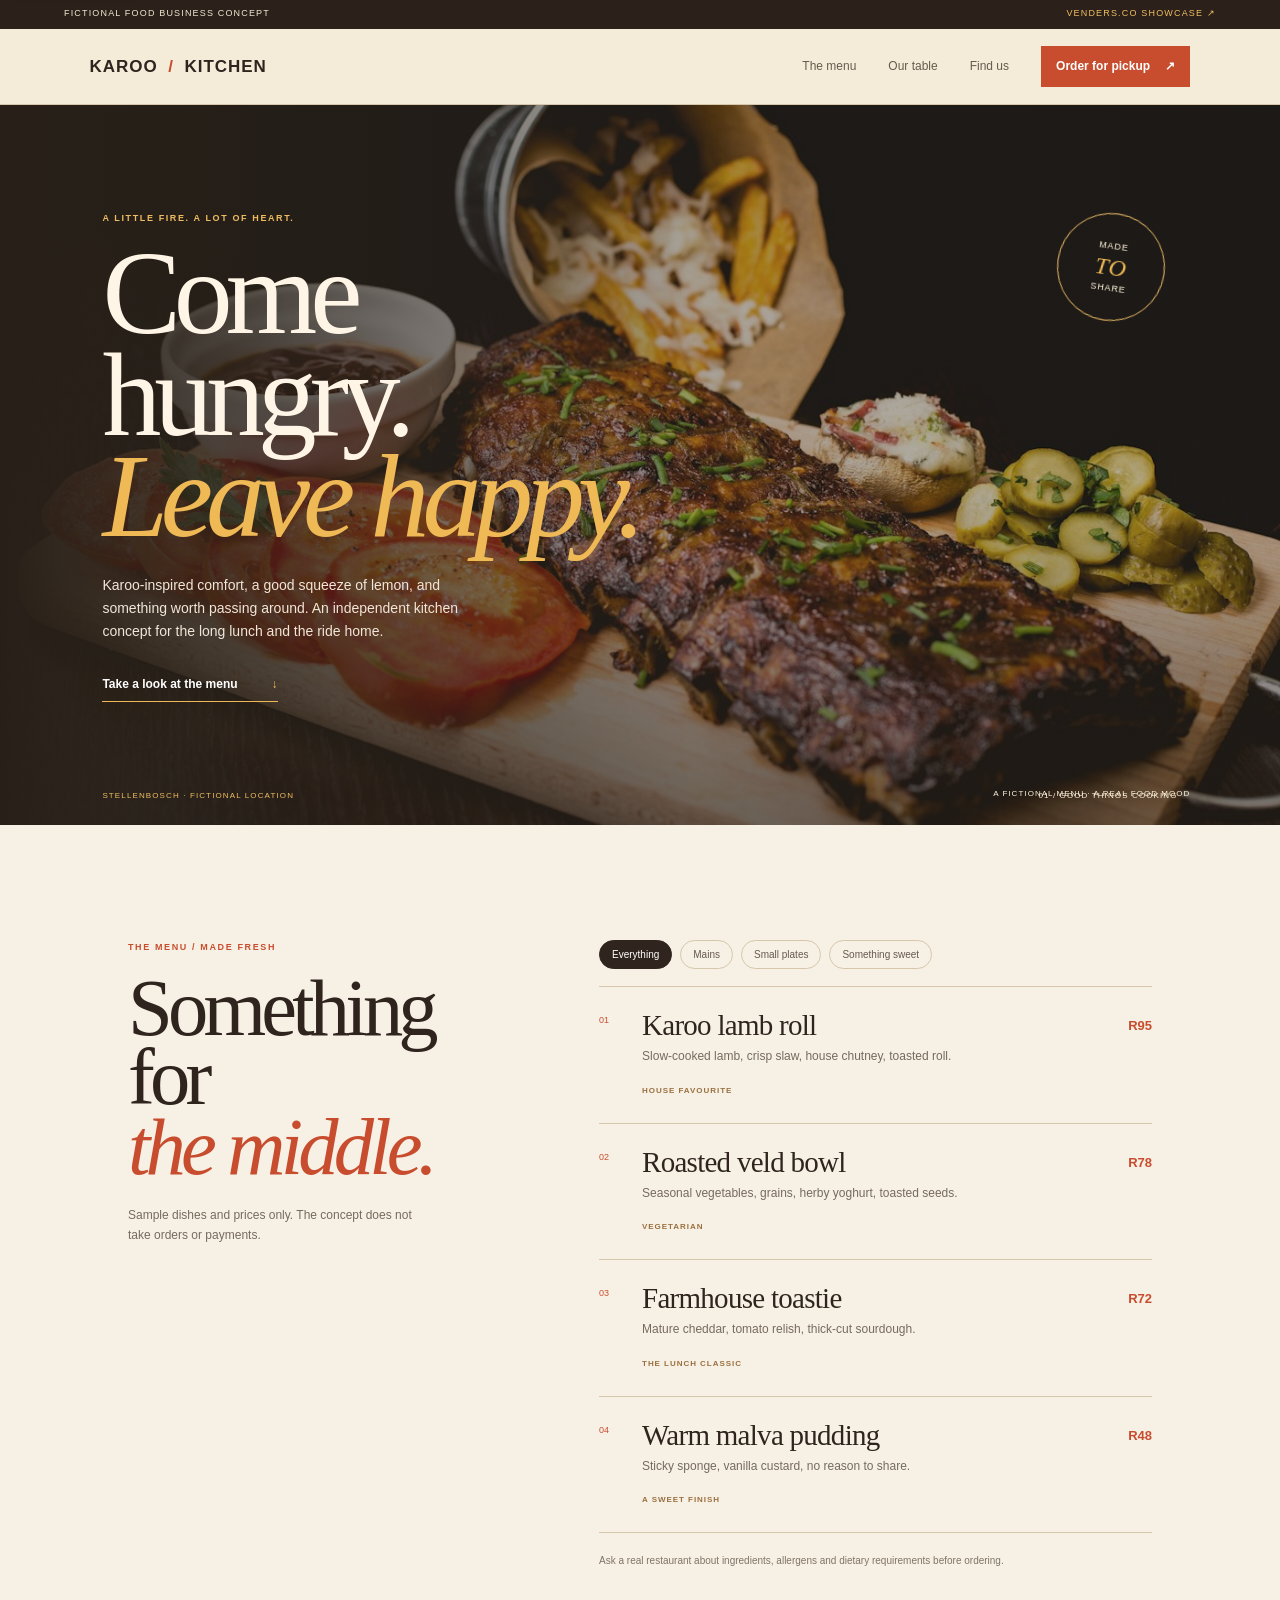
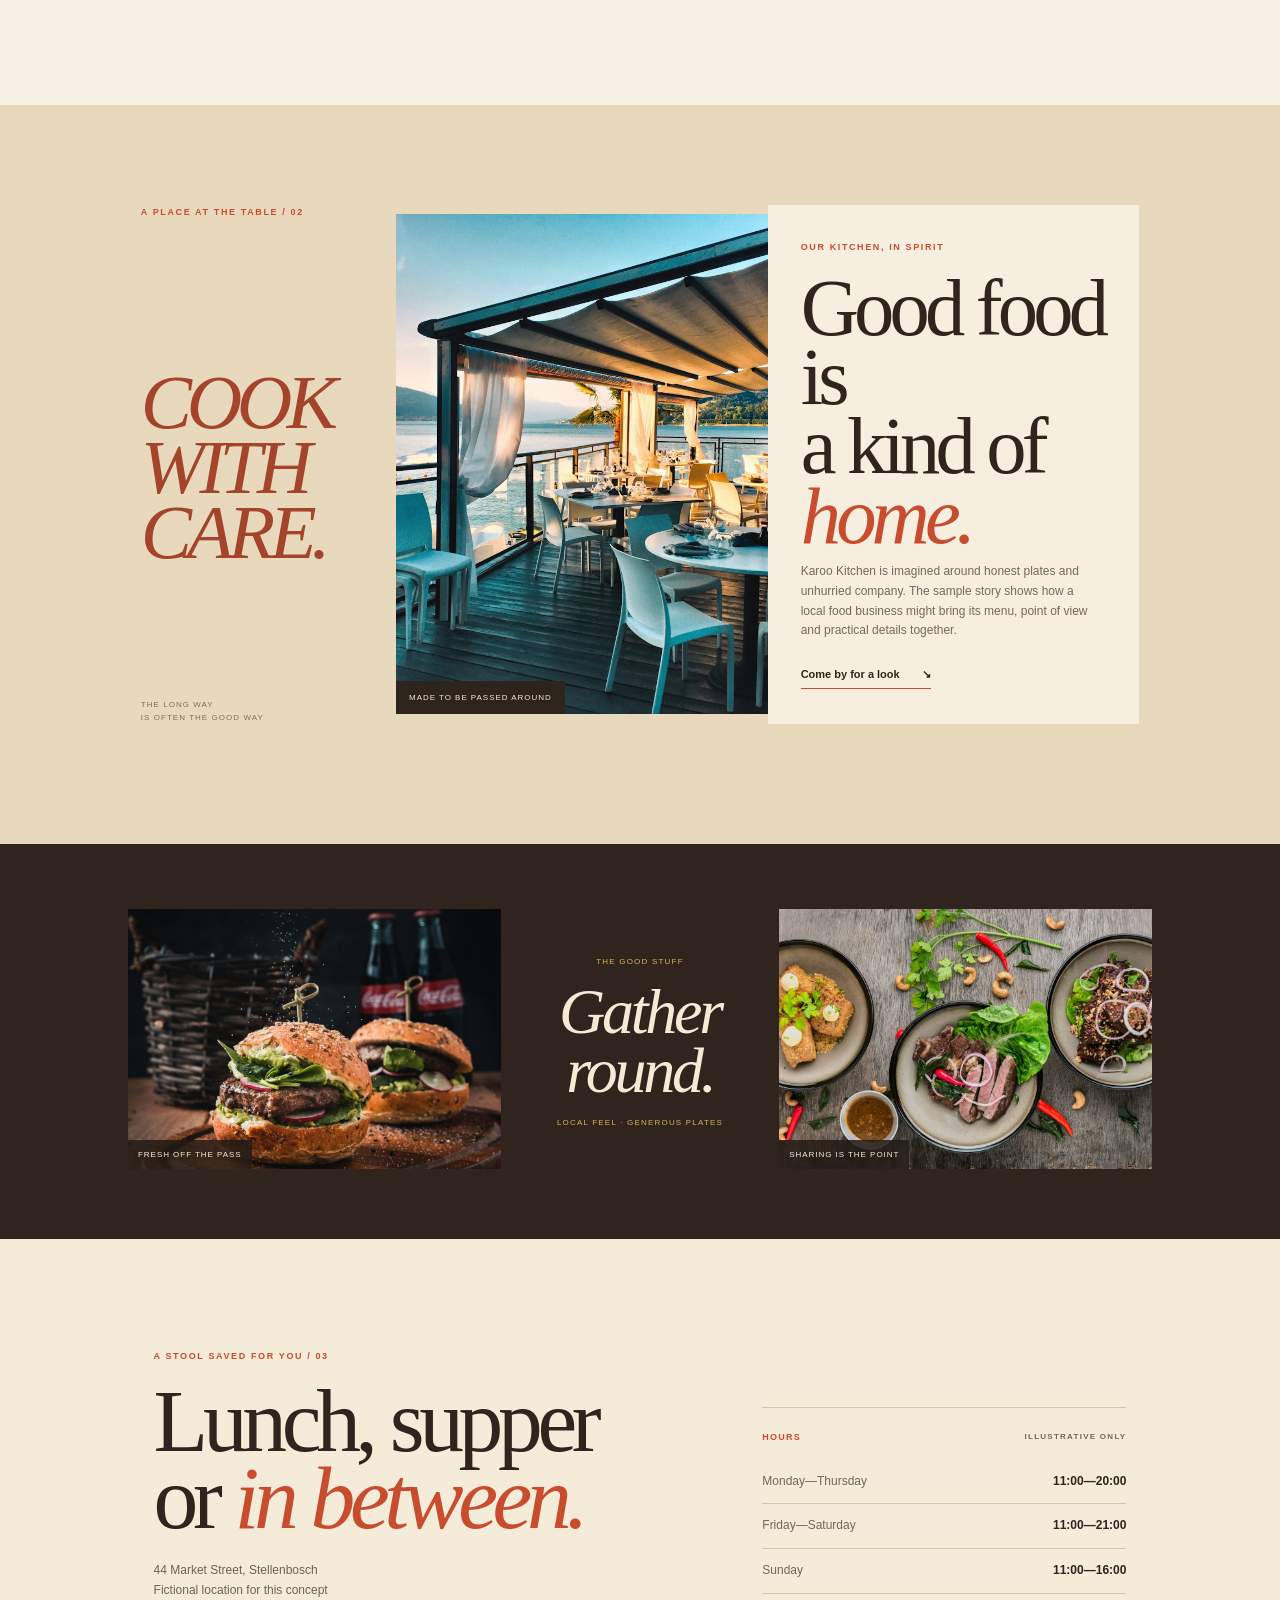
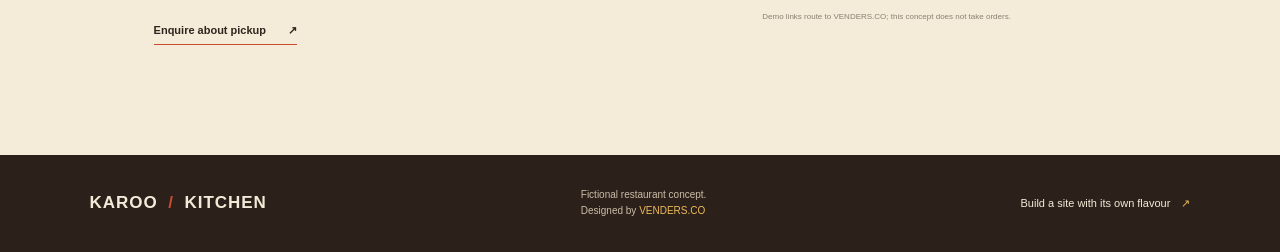
<file: demos/karoo-kitchen/index.html>
<!doctype html>
<html lang="en-ZA">
<head>
  <meta charset="utf-8">
  <meta name="viewport" content="width=device-width, initial-scale=1">
  <meta name="description" content="A fictional Karoo-inspired kitchen concept with sample dishes, prices, hours and pickup enquiry details.">
  <meta property="og:title" content="Karoo Kitchen — fictional demo">
  <meta property="og:description" content="A warm, food-first restaurant concept by VENDERS.CO.">
  <meta property="og:type" content="website">
  <title>Karoo Kitchen — Food & Hospitality | VENDERS.CO demo</title>
  <link rel="stylesheet" href="style.css">
  <script src="../../assets/js/config.js" defer></script>
  <script src="../../assets/js/demo-ui.js" defer></script>
  <script src="demo.js" defer></script>
</head>
<body>
  <a class="skip-link" href="#main">Skip to content</a>
  <div class="demo-ribbon"><span>FICTIONAL FOOD BUSINESS CONCEPT</span><a href="../../designs.html">VENDERS.CO SHOWCASE ↗</a></div>
  <header class="site-header">
    <a class="wordmark" href="#home">KAROO <i>/</i> KITCHEN</a>
    <button class="menu-toggle" type="button" data-menu-toggle aria-expanded="false" aria-controls="site-menu" aria-label="Open navigation">Menu <span aria-hidden="true">＋</span></button>
    <nav class="site-menu" id="site-menu" data-site-menu aria-label="Main navigation">
      <a href="#menu">The menu</a><a href="#story">Our table</a><a href="#visit">Find us</a>
      <a class="nav-order" data-demo-whatsapp data-message="Hello, I’m enquiring about the fictional Karoo Kitchen demo website.">Order for pickup <span>↗</span></a>
    </nav>
  </header>
  <main id="main">
    <section class="hero" id="home">
      <div class="hero-image">
        <img src="assets/karoo-hero.jpg" alt="Grilled Karoo-inspired meal with vegetables and sides, served family style" data-demo-image fetchpriority="high">
        <div class="image-fallback" data-image-fallback hidden>Karoo Kitchen<br><small>FOOD MADE FOR GATHERING</small></div>
        <span class="image-credit">A FICTIONAL MENU · A REAL FOOD MOOD</span>
      </div>
      <div class="hero-copy" data-reveal><p class="eyebrow">A little fire. A lot of heart.</p><h1>Come hungry.<br><em>Leave happy.</em></h1><p>Karoo-inspired comfort, a good squeeze of lemon, and something worth passing around. An independent kitchen concept for the long lunch and the ride home.</p><a class="hero-link" href="#menu">Take a look at the menu <span>↓</span></a></div>
      <div class="hero-stamp" aria-hidden="true"><span>MADE</span><b>TO</b><span>SHARE</span></div>
      <div class="hero-bottom"><span>STELLENBOSCH · FICTIONAL LOCATION</span><span>01 / GOOD THINGS COOKING</span></div>
    </section>

    <section class="menu-section" id="menu">
      <div class="menu-heading" data-reveal><p class="eyebrow">The menu / made fresh</p><h2>Something for<br><em>the middle.</em></h2><p>Sample dishes and prices only. The concept does not take orders or payments.</p></div>
      <div class="menu-content">
        <div class="menu-filters" role="group" aria-label="Filter sample menu items">
          <button type="button" data-menu-filter="all" aria-pressed="true">Everything</button><button type="button" data-menu-filter="mains" aria-pressed="false">Mains</button><button type="button" data-menu-filter="small-plates" aria-pressed="false">Small plates</button><button type="button" data-menu-filter="sweet" aria-pressed="false">Something sweet</button>
        </div>
        <div class="dish-list">
          <article class="dish" data-menu-item="mains" data-reveal><span class="dish-number">01</span><div><h3>Karoo lamb roll</h3><p>Slow-cooked lamb, crisp slaw, house chutney, toasted roll.</p><small>HOUSE FAVOURITE</small></div><b>R95</b></article>
          <article class="dish" data-menu-item="mains" data-reveal><span class="dish-number">02</span><div><h3>Roasted veld bowl</h3><p>Seasonal vegetables, grains, herby yoghurt, toasted seeds.</p><small>VEGETARIAN</small></div><b>R78</b></article>
          <article class="dish" data-menu-item="small-plates" data-reveal><span class="dish-number">03</span><div><h3>Farmhouse toastie</h3><p>Mature cheddar, tomato relish, thick-cut sourdough.</p><small>THE LUNCH CLASSIC</small></div><b>R72</b></article>
          <article class="dish" data-menu-item="sweet" data-reveal><span class="dish-number">04</span><div><h3>Warm malva pudding</h3><p>Sticky sponge, vanilla custard, no reason to share.</p><small>A SWEET FINISH</small></div><b>R48</b></article>
        </div>
        <p class="dietary-note">Ask a real restaurant about ingredients, allergens and dietary requirements before ordering.</p>
      </div>
    </section>

    <section class="table-story" id="story">
      <div class="story-aside" data-reveal><p class="eyebrow">A place at the table / 02</p><span>COOK<br>WITH<br>CARE.</span><small>THE LONG WAY<br>IS OFTEN THE GOOD WAY</small></div>
      <figure class="story-photo" data-reveal><img src="assets/karoo-table.jpg" alt="A welcoming restaurant table set for a relaxed meal" data-demo-image loading="lazy"><div class="image-fallback" data-image-fallback hidden>A shared table<br><small>ILLUSTRATIVE IMAGE</small></div><figcaption>MADE TO BE PASSED AROUND</figcaption></figure>
      <div class="story-copy" data-reveal><p class="eyebrow">Our kitchen, in spirit</p><h2>Good food is<br>a kind of <em>home.</em></h2><p>Karoo Kitchen is imagined around honest plates and unhurried company. The sample story shows how a local food business might bring its menu, point of view and practical details together.</p><a class="text-link" href="#visit">Come by for a look <span>↘</span></a></div>
    </section>

    <section class="gallery-strip" aria-label="Karoo Kitchen food photography">
      <figure data-reveal><img src="assets/karoo-counter.jpg" alt="A hearty burger ready to serve" data-demo-image loading="lazy"><figcaption>FRESH OFF THE PASS</figcaption></figure>
      <div data-reveal><span>THE GOOD STUFF</span><strong>Gather<br>round.</strong><small>LOCAL FEEL · GENEROUS PLATES</small></div>
      <figure data-reveal><img src="assets/karoo-board.jpg" alt="A generous assortment of food for sharing" data-demo-image loading="lazy"><figcaption>SHARING IS THE POINT</figcaption></figure>
    </section>

    <section class="visit" id="visit">
      <div data-reveal><p class="eyebrow">A stool saved for you / 03</p><h2>Lunch, supper<br>or <em>in between.</em></h2><p>44 Market Street, Stellenbosch<br>Fictional location for this concept</p><a class="visit-link" data-demo-whatsapp data-message="Hello, I’m enquiring about the fictional Karoo Kitchen demo website.">Enquire about pickup <span>↗</span></a></div>
      <div class="hours" data-reveal><p class="hours-heading">HOURS <span>ILLUSTRATIVE ONLY</span></p><p><span>Monday—Thursday</span><b>11:00—20:00</b></p><p><span>Friday—Saturday</span><b>11:00—21:00</b></p><p><span>Sunday</span><b>11:00—16:00</b></p><small>Demo links route to VENDERS.CO; this concept does not take orders.</small></div>
    </section>
  </main>
  <footer><a class="wordmark" href="#home">KAROO <i>/</i> KITCHEN</a><p>Fictional restaurant concept.<br>Designed by <a href="../../index.html">VENDERS.CO</a></p><a href="../../contact.html">Build a site with its own flavour <span>↗</span></a></footer>
</body>
</html>
</file>
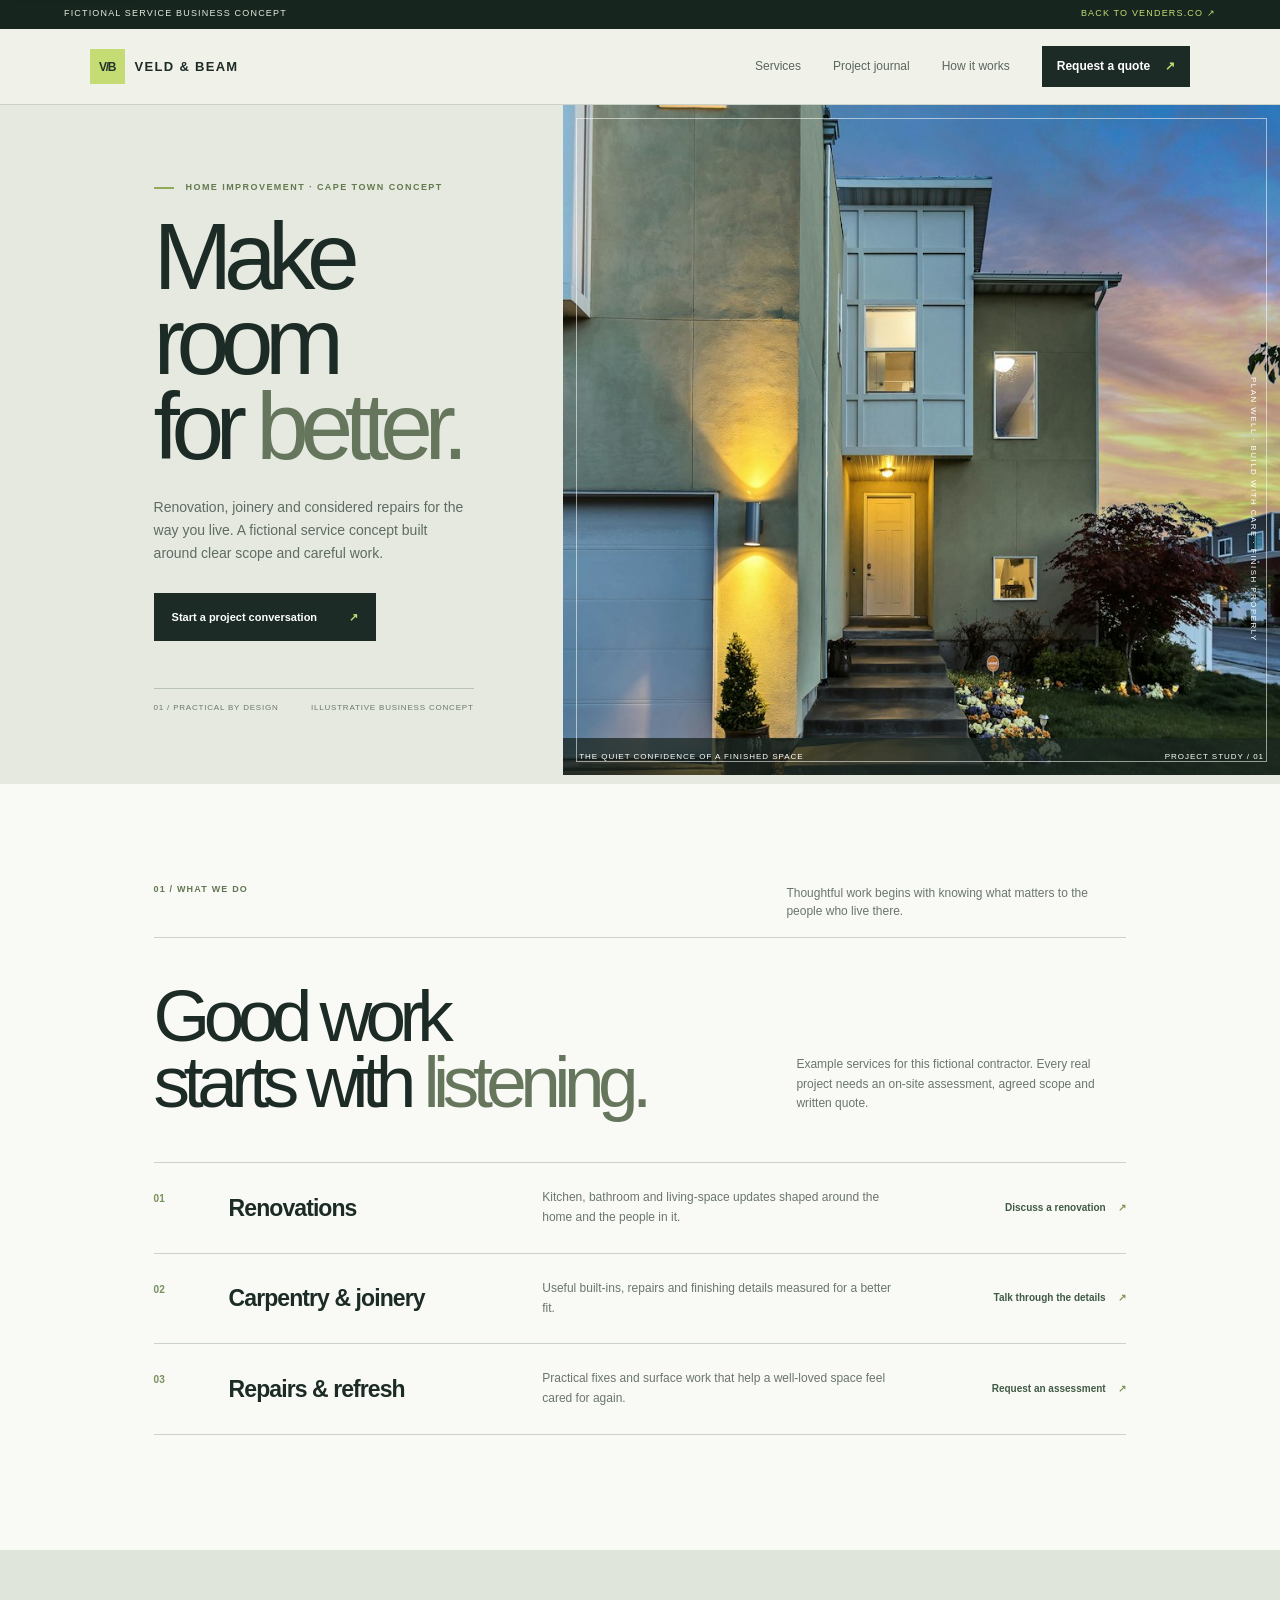
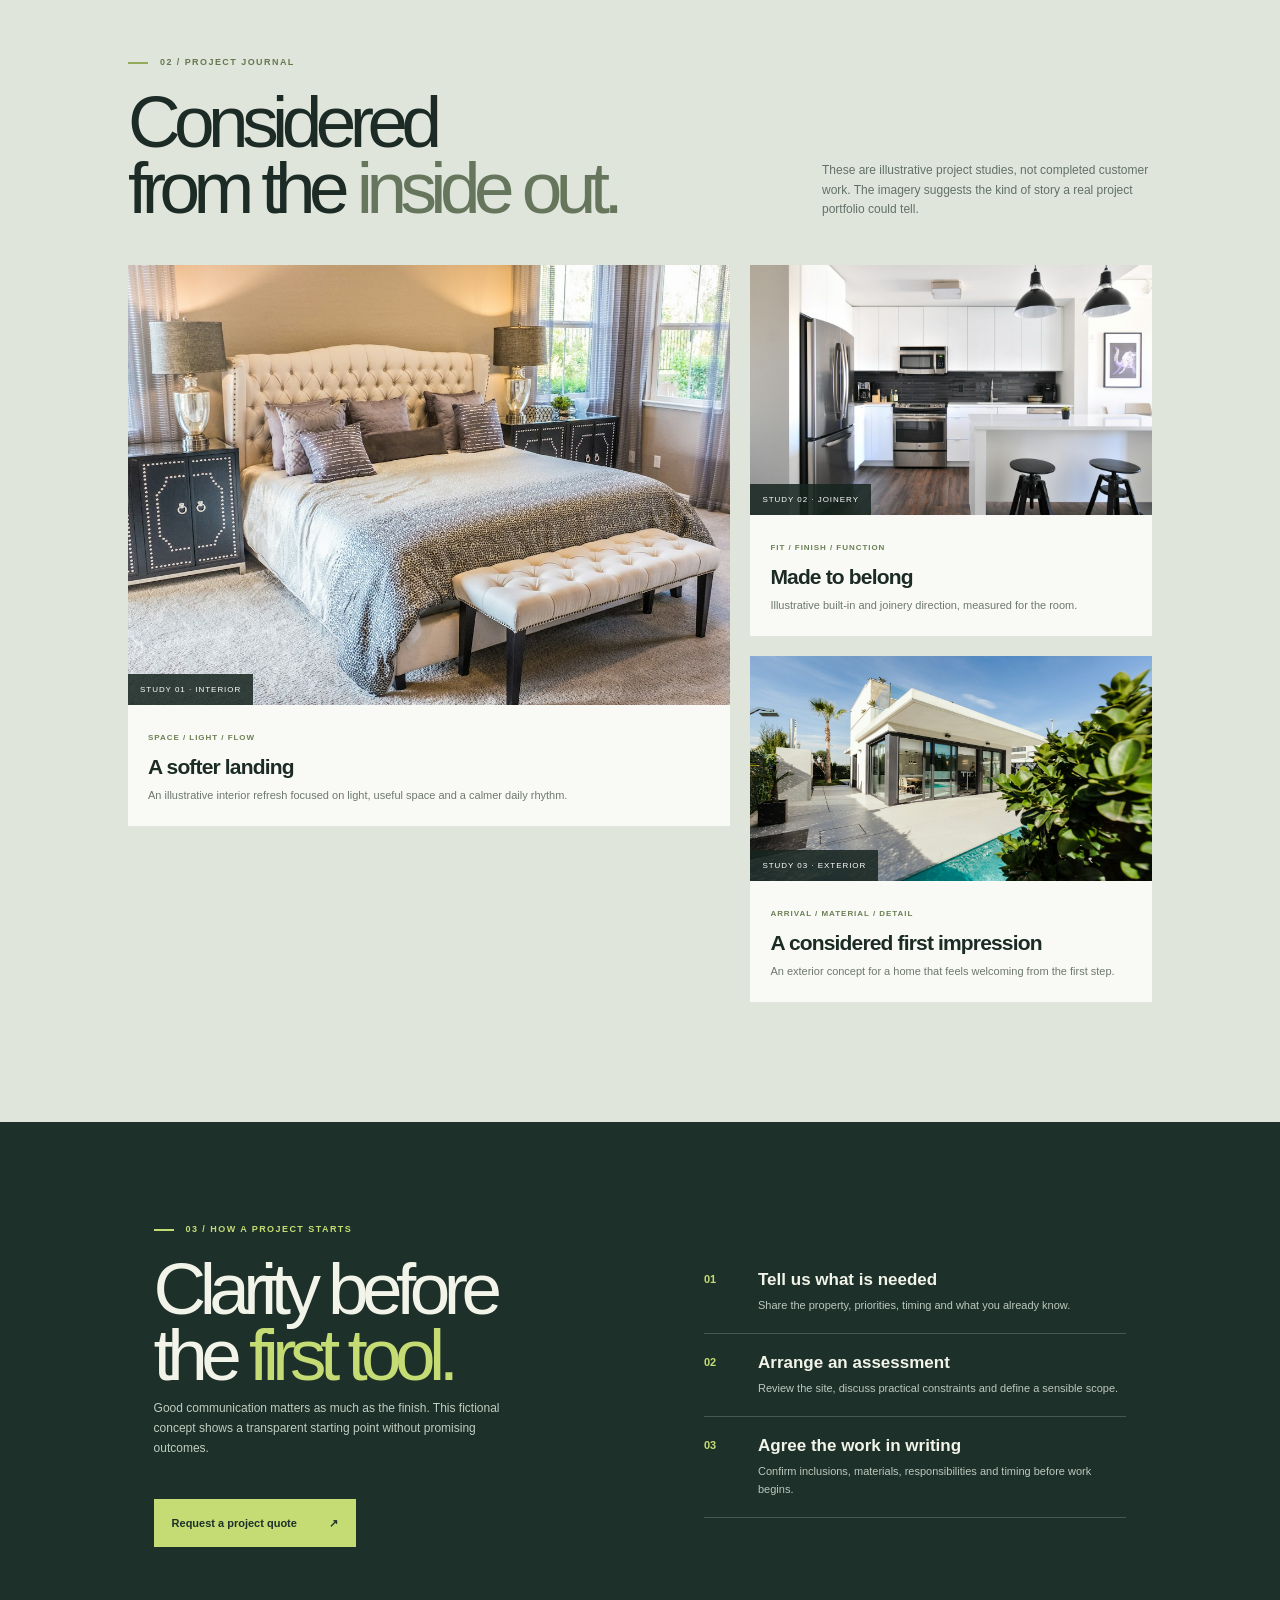
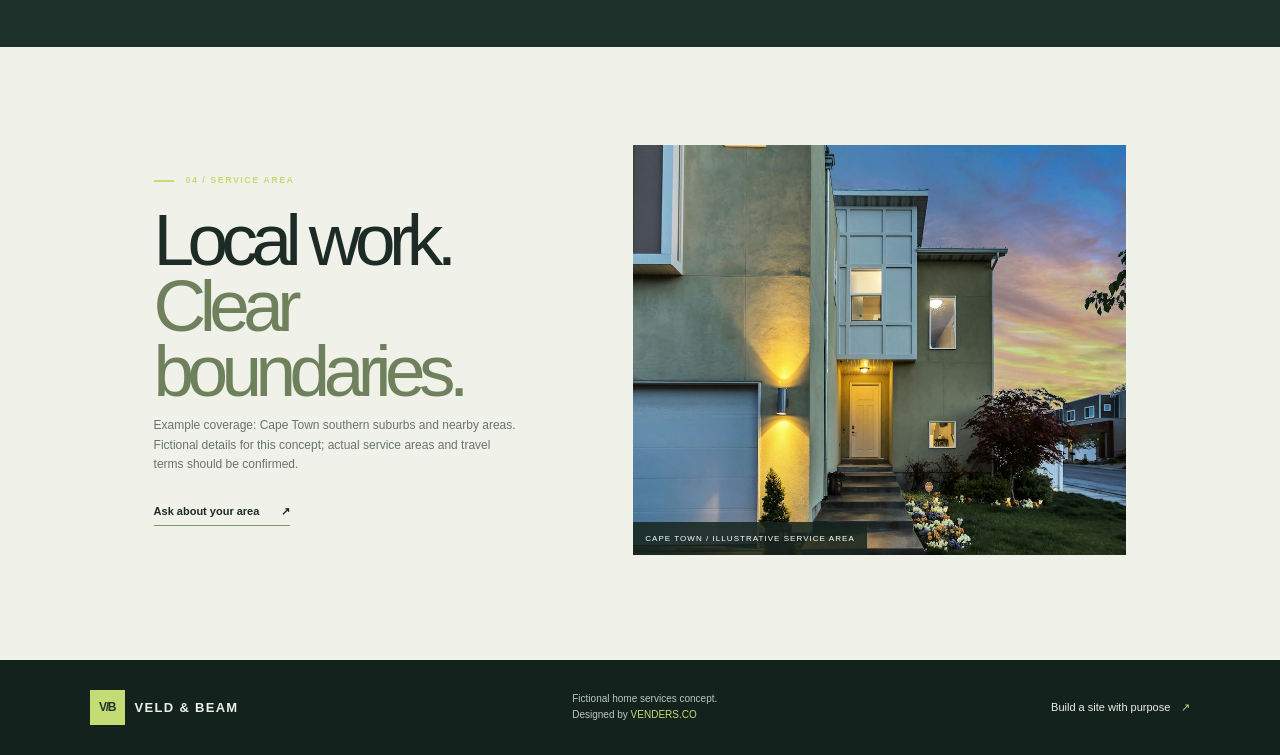
<file: demos/veld-build/index.html>
<!doctype html>
<html lang="en-ZA">
<head>
  <meta charset="utf-8">
  <meta name="viewport" content="width=device-width, initial-scale=1">
  <meta name="description" content="A fictional home improvement concept featuring renovation services, project notes and a clear quote-request path.">
  <meta property="og:title" content="Veld & Beam — fictional demo">
  <meta property="og:description" content="An architectural home services concept by VENDERS.CO.">
  <meta property="og:type" content="website">
  <title>Veld & Beam — Home Services | VENDERS.CO demo</title>
  <link rel="stylesheet" href="style.css">
  <script src="../../assets/js/demo-ui.js" defer></script>
</head>
<body>
  <a class="skip-link" href="#main">Skip to content</a>
  <div class="demo-ribbon"><span>FICTIONAL SERVICE BUSINESS CONCEPT</span><a href="../../designs.html">BACK TO VENDERS.CO ↗</a></div>
  <header class="site-header">
    <a class="wordmark" href="#home"><span class="monogram">V/B</span> VELD &amp; BEAM</a>
    <button class="menu-toggle" type="button" data-menu-toggle aria-expanded="false" aria-controls="site-menu" aria-label="Open navigation">Menu <span aria-hidden="true">＋</span></button>
    <nav class="site-menu" id="site-menu" data-site-menu aria-label="Main navigation"><a href="#services">Services</a><a href="#projects">Project journal</a><a href="#process">How it works</a><a class="nav-quote" href="../../contact.html?service=Not%20sure%20yet">Request a quote <span>↗</span></a></nav>
  </header>
  <main id="main">
    <section class="hero" id="home">
      <div class="hero-copy" data-reveal><p class="eyebrow"><span></span> HOME IMPROVEMENT · CAPE TOWN CONCEPT</p><h1>Make room<br>for <em>better.</em></h1><p>Renovation, joinery and considered repairs for the way you live. A fictional service concept built around clear scope and careful work.</p><a class="hero-cta" href="../../contact.html?service=Not%20sure%20yet">Start a project conversation <span>↗</span></a><div class="hero-footnote"><span>01 / PRACTICAL BY DESIGN</span><span>ILLUSTRATIVE BUSINESS CONCEPT</span></div></div>
      <figure class="hero-image"><img src="assets/veld-facade.jpg" alt="Completed contemporary home with clean exterior finishes and landscaped surroundings" data-demo-image fetchpriority="high"><div class="image-fallback" data-image-fallback hidden>Better spaces,<br>built thoughtfully.</div><figcaption><span>THE QUIET CONFIDENCE OF A FINISHED SPACE</span><span>PROJECT STUDY / 01</span></figcaption></figure>
      <div class="vertical-note" aria-hidden="true">PLAN WELL · BUILD WITH CARE · FINISH PROPERLY</div>
    </section>

    <section class="services" id="services">
      <div class="section-kicker" data-reveal><span>01 / WHAT WE DO</span><p>Thoughtful work begins with knowing what matters to the people who live there.</p></div>
      <div class="services-heading" data-reveal><h2>Good work<br>starts with <em>listening.</em></h2><p>Example services for this fictional contractor. Every real project needs an on-site assessment, agreed scope and written quote.</p></div>
      <div class="service-list">
        <article data-reveal><span class="service-index">01</span><h3>Renovations</h3><p>Kitchen, bathroom and living-space updates shaped around the home and the people in it.</p><a href="../../contact.html?service=Not%20sure%20yet">Discuss a renovation <b>↗</b></a></article>
        <article data-reveal><span class="service-index">02</span><h3>Carpentry &amp; joinery</h3><p>Useful built-ins, repairs and finishing details measured for a better fit.</p><a href="../../contact.html?service=Not%20sure%20yet">Talk through the details <b>↗</b></a></article>
        <article data-reveal><span class="service-index">03</span><h3>Repairs &amp; refresh</h3><p>Practical fixes and surface work that help a well-loved space feel cared for again.</p><a href="../../contact.html?service=Not%20sure%20yet">Request an assessment <b>↗</b></a></article>
      </div>
    </section>

    <section class="project-journal" id="projects">
      <div class="journal-heading" data-reveal><div><p class="eyebrow"><span></span> 02 / PROJECT JOURNAL</p><h2>Considered<br>from the <em>inside out.</em></h2></div><p>These are illustrative project studies, not completed customer work. The imagery suggests the kind of story a real project portfolio could tell.</p></div>
      <div class="project-grid">
        <article class="project project-large" data-reveal><figure><img src="assets/veld-interior.jpg" alt="A bright, finished bedroom showing a calm interior renovation direction" data-demo-image loading="lazy"><div class="image-fallback" data-image-fallback hidden>Interior project study</div><figcaption>STUDY 01 · INTERIOR</figcaption></figure><div class="project-copy"><span>SPACE / LIGHT / FLOW</span><h3>A softer landing</h3><p>An illustrative interior refresh focused on light, useful space and a calmer daily rhythm.</p></div></article>
        <article class="project project-tall" data-reveal><figure><img src="assets/veld-joinery.jpg" alt="Finished joinery and kitchen details in a residential interior" data-demo-image loading="lazy"><div class="image-fallback" data-image-fallback hidden>Joinery project study</div><figcaption>STUDY 02 · JOINERY</figcaption></figure><div class="project-copy"><span>FIT / FINISH / FUNCTION</span><h3>Made to belong</h3><p>Illustrative built-in and joinery direction, measured for the room.</p></div></article>
        <article class="project project-wide" data-reveal><figure><img src="assets/veld-hero.jpg" alt="Modern residential exterior with thoughtful materials and strong indoor-outdoor connection" data-demo-image loading="lazy"><div class="image-fallback" data-image-fallback hidden>Exterior project study</div><figcaption>STUDY 03 · EXTERIOR</figcaption></figure><div class="project-copy"><span>ARRIVAL / MATERIAL / DETAIL</span><h3>A considered first impression</h3><p>An exterior concept for a home that feels welcoming from the first step.</p></div></article>
      </div>
    </section>

    <section class="process" id="process">
      <div class="process-intro" data-reveal><p class="eyebrow"><span></span> 03 / HOW A PROJECT STARTS</p><h2>Clarity before<br>the <em>first tool.</em></h2><p>Good communication matters as much as the finish. This fictional concept shows a transparent starting point without promising outcomes.</p><a class="hero-cta" href="../../contact.html?service=Not%20sure%20yet">Request a project quote <span>↗</span></a></div>
      <div class="process-steps"><article data-reveal><span>01</span><div><h3>Tell us what is needed</h3><p>Share the property, priorities, timing and what you already know.</p></div></article><article data-reveal><span>02</span><div><h3>Arrange an assessment</h3><p>Review the site, discuss practical constraints and define a sensible scope.</p></div></article><article data-reveal><span>03</span><div><h3>Agree the work in writing</h3><p>Confirm inclusions, materials, responsibilities and timing before work begins.</p></div></article></div>
    </section>

    <section class="coverage">
      <div data-reveal><p class="eyebrow"><span></span> 04 / SERVICE AREA</p><h2>Local work.<br><em>Clear boundaries.</em></h2><p>Example coverage: Cape Town southern suburbs and nearby areas. Fictional details for this concept; actual service areas and travel terms should be confirmed.</p><a class="text-link" href="../../contact.html?service=Not%20sure%20yet">Ask about your area <span>↗</span></a></div>
      <figure class="coverage-image" data-reveal><img src="assets/veld-facade.jpg" alt="A contemporary home exterior used as the service-area feature image" data-demo-image loading="lazy"><div class="image-fallback" data-image-fallback hidden>Work grounded in place</div><figcaption>CAPE TOWN / ILLUSTRATIVE SERVICE AREA</figcaption></figure>
    </section>
  </main>
  <footer><a class="wordmark" href="#home"><span class="monogram">V/B</span> VELD &amp; BEAM</a><p>Fictional home services concept.<br>Designed by <a href="../../index.html">VENDERS.CO</a></p><a href="../../contact.html">Build a site with purpose <span>↗</span></a></footer>
</body>
</html>
</file>
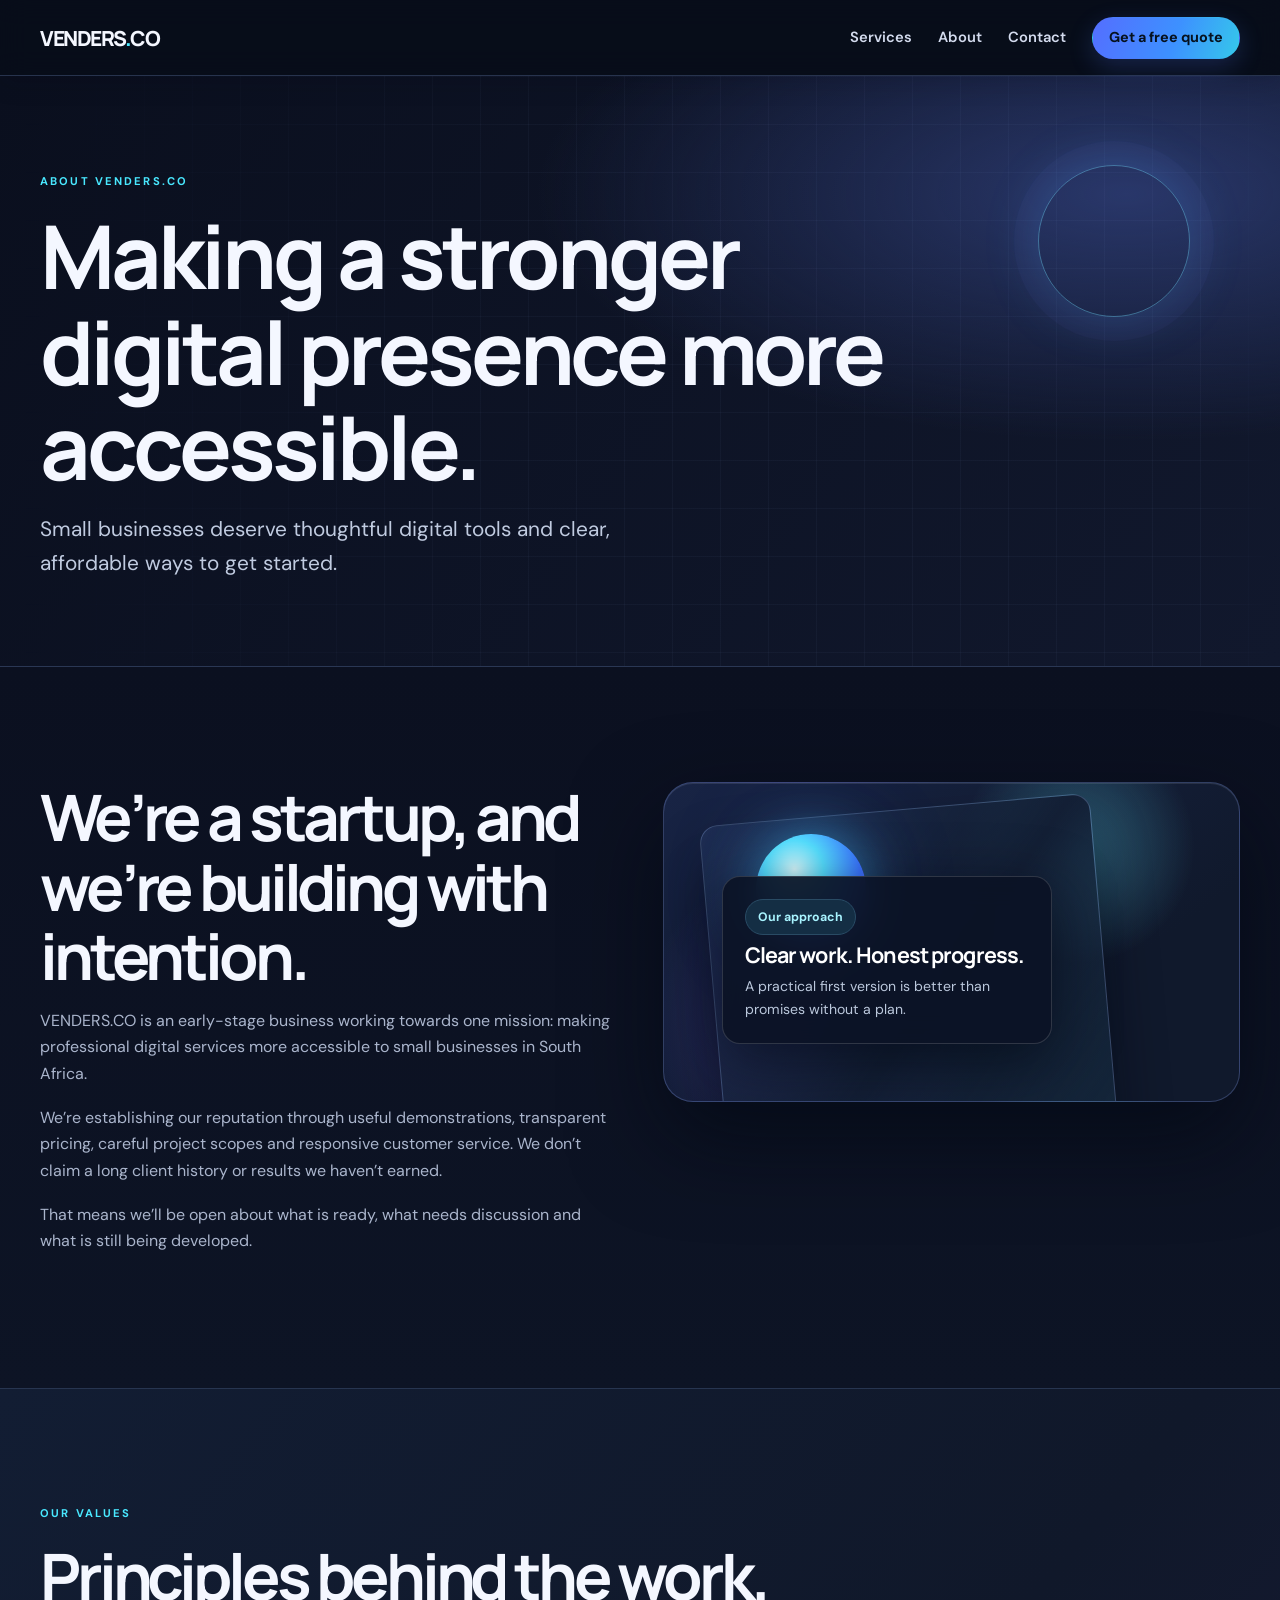
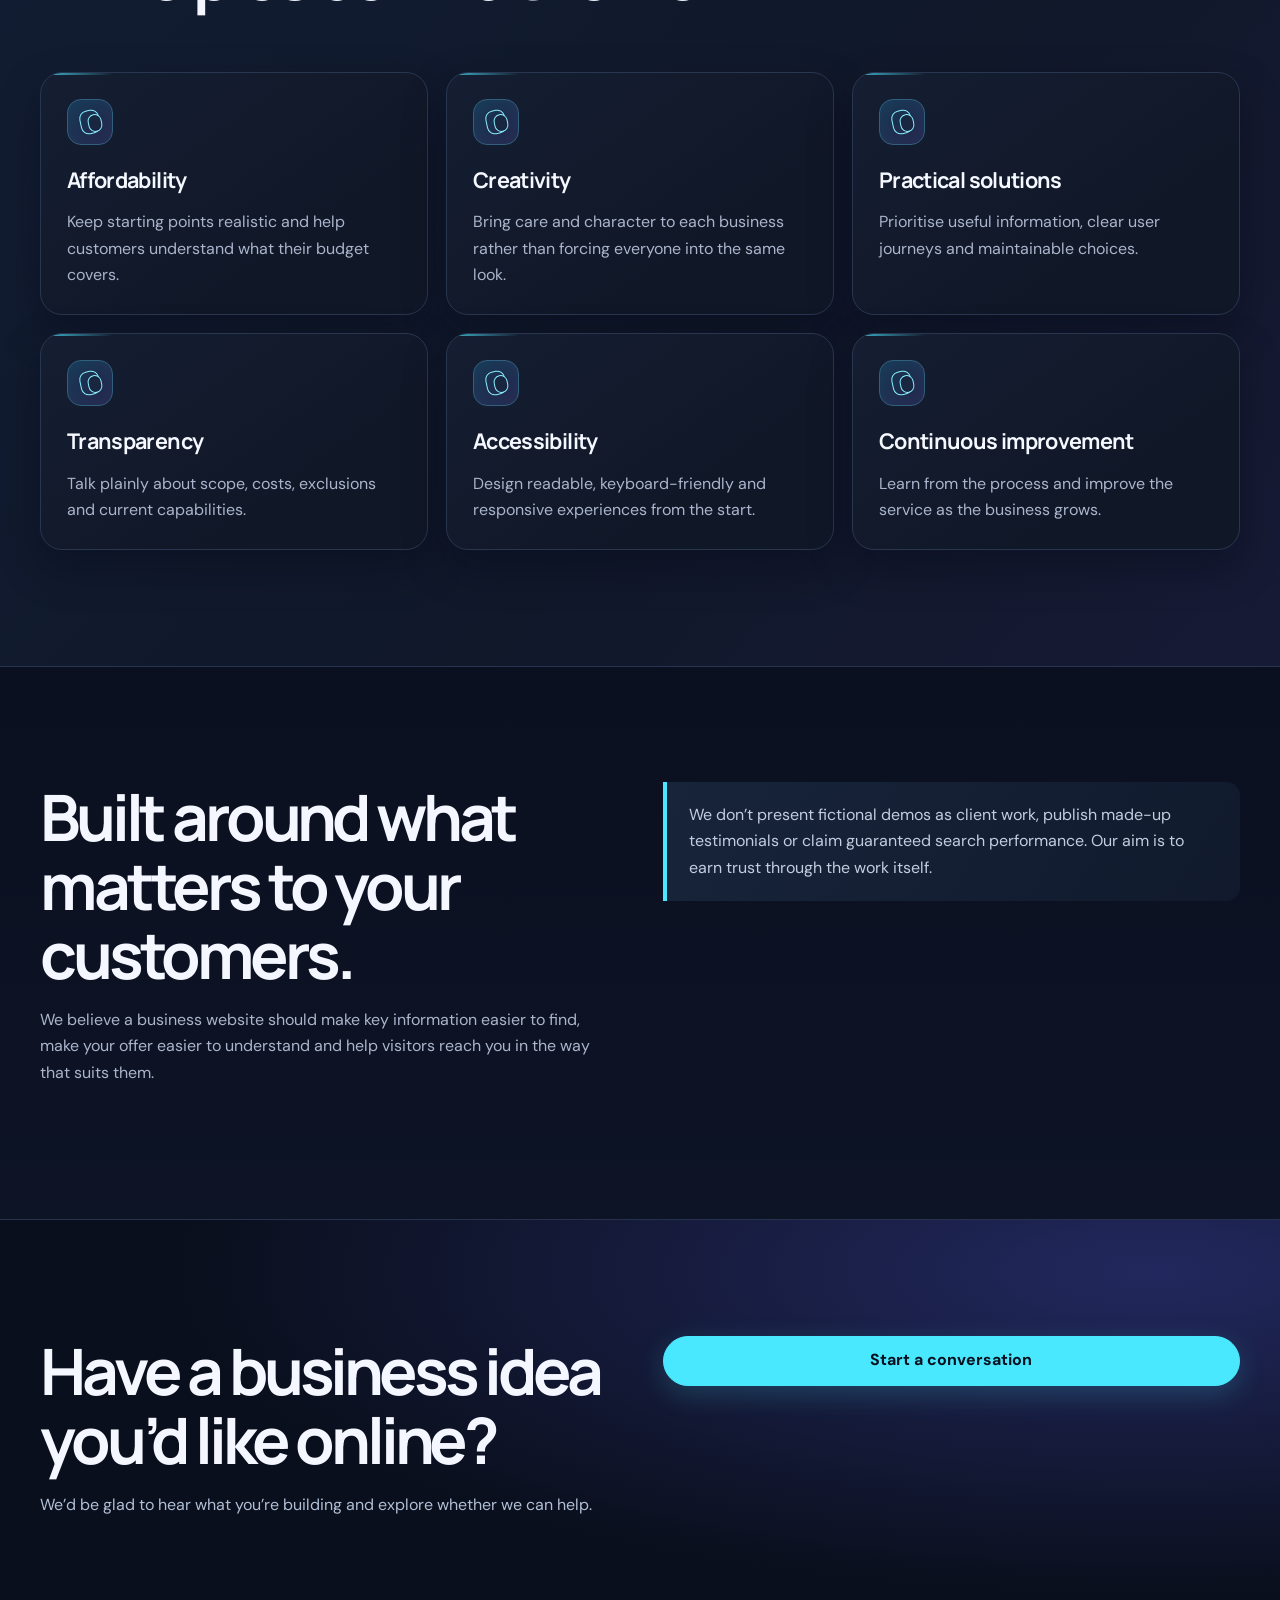
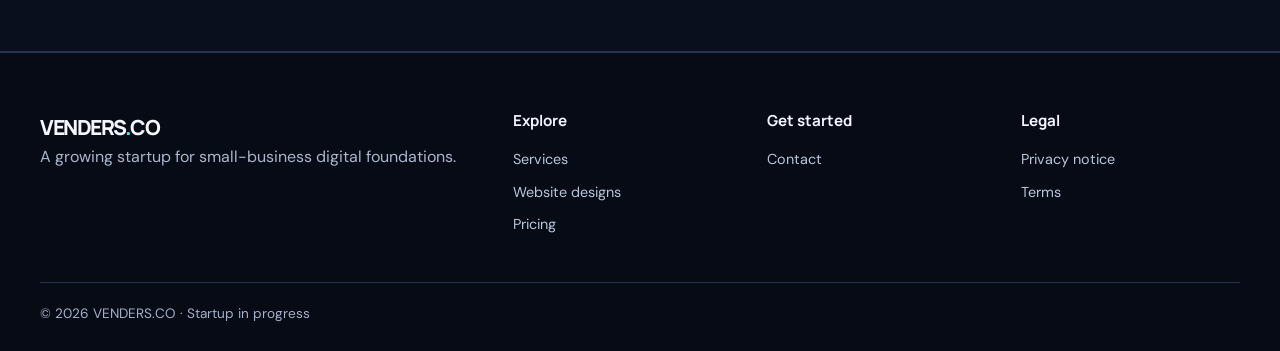
<file: about.html>
<!doctype html><html lang="en-ZA"><head><meta charset="utf-8"><meta name="viewport" content="width=device-width,initial-scale=1"><title>About VENDERS.CO | Digital Services for Small Business</title><meta name="description" content="Learn about VENDERS.CO's mission to make professional digital services more accessible to small businesses in South Africa."><meta property="og:title" content="About VENDERS.CO"><meta property="og:description" content="A growing startup making useful digital services more accessible."><meta property="og:type" content="website"><link rel="icon" href="favicon.svg"><link rel="stylesheet" href="assets/css/styles.css"><script src="assets/js/config.js" defer></script><script src="assets/js/main.js" defer></script></head><body><a class="skip-link" href="#main">Skip to content</a><header class="site-header"><div class="wrap nav-inner"><a class="logo" href="index.html">VENDERS<span>.</span>CO</a><button class="menu-toggle" aria-expanded="false" aria-controls="primary-nav" aria-label="Open menu">☰</button><nav class="nav-links" id="primary-nav" aria-label="Main navigation"><a href="services.html">Services</a><a href="about.html">About</a><a href="contact.html">Contact</a><a class="btn small" href="contact.html">Get a free quote</a></nav></div></header><main id="main"><section class="page-hero"><div class="wrap"><div class="eyebrow">About VENDERS.CO</div><h1>Making a stronger digital presence more accessible.</h1><p class="lead">Small businesses deserve thoughtful digital tools and clear, affordable ways to get started.</p></div></section><section class="section"><div class="wrap split"><div><h2>We’re a startup, and we’re building with intention.</h2><p>VENDERS.CO is an early-stage business working towards one mission: making professional digital services more accessible to small businesses in South Africa.</p><p>We’re establishing our reputation through useful demonstrations, transparent pricing, careful project scopes and responsive customer service. We don’t claim a long client history or results we haven’t earned.</p><p>That means we’ll be open about what is ready, what needs discussion and what is still being developed.</p></div><div class="hero-art" style="min-height:320px" aria-label="Abstract VENDERS.CO brand illustration"><div class="hero-card"><span class="tag">Our approach</span><strong>Clear work. Honest progress.</strong><p>A practical first version is better than promises without a plan.</p></div></div></div></section><section class="section soft"><div class="wrap"><div class="section-head"><div><div class="eyebrow">Our values</div><h2>Principles behind the work.</h2></div></div><div class="grid grid-3"><article class="card"><div class="icon">◎</div><h3>Affordability</h3><p>Keep starting points realistic and help customers understand what their budget covers.</p></article><article class="card"><div class="icon">✳</div><h3>Creativity</h3><p>Bring care and character to each business rather than forcing everyone into the same look.</p></article><article class="card"><div class="icon">⌁</div><h3>Practical solutions</h3><p>Prioritise useful information, clear user journeys and maintainable choices.</p></article><article class="card"><div class="icon">◌</div><h3>Transparency</h3><p>Talk plainly about scope, costs, exclusions and current capabilities.</p></article><article class="card"><div class="icon">↗</div><h3>Accessibility</h3><p>Design readable, keyboard-friendly and responsive experiences from the start.</p></article><article class="card"><div class="icon">⟳</div><h3>Continuous improvement</h3><p>Learn from the process and improve the service as the business grows.</p></article></div></div></section><section class="section"><div class="wrap split"><div><h2>Built around what matters to your customers.</h2><p>We believe a business website should make key information easier to find, make your offer easier to understand and help visitors reach you in the way that suits them.</p></div><div class="quote-note">We don’t present fictional demos as client work, publish made-up testimonials or claim guaranteed search performance. Our aim is to earn trust through the work itself.</div></div></section><section class="section dark-section"><div class="wrap split"><div><h2>Have a business idea you’d like online?</h2><p>We’d be glad to hear what you’re building and explore whether we can help.</p></div><a class="btn lime" href="contact.html">Start a conversation</a></div></section></main><footer class="footer"><div class="wrap"><div class="footer-grid"><div><a class="logo" href="index.html">VENDERS<span style="color:var(--lime)">.</span>CO</a><p>A growing startup for small-business digital foundations.</p></div><div><h3>Explore</h3><div class="footer-links"><a href="services.html">Services</a><a href="designs.html">Website designs</a><a href="pricing.html">Pricing</a></div></div><div><h3>Get started</h3><div class="footer-links"><a href="contact.html">Contact</a></div></div><div><h3>Legal</h3><div class="footer-links"><a href="privacy.html">Privacy notice</a><a href="terms.html">Terms</a></div></div></div><div class="footer-bottom"><span>© 2026 VENDERS.CO · Startup in progress</span></div></div></footer></body></html>
</file>
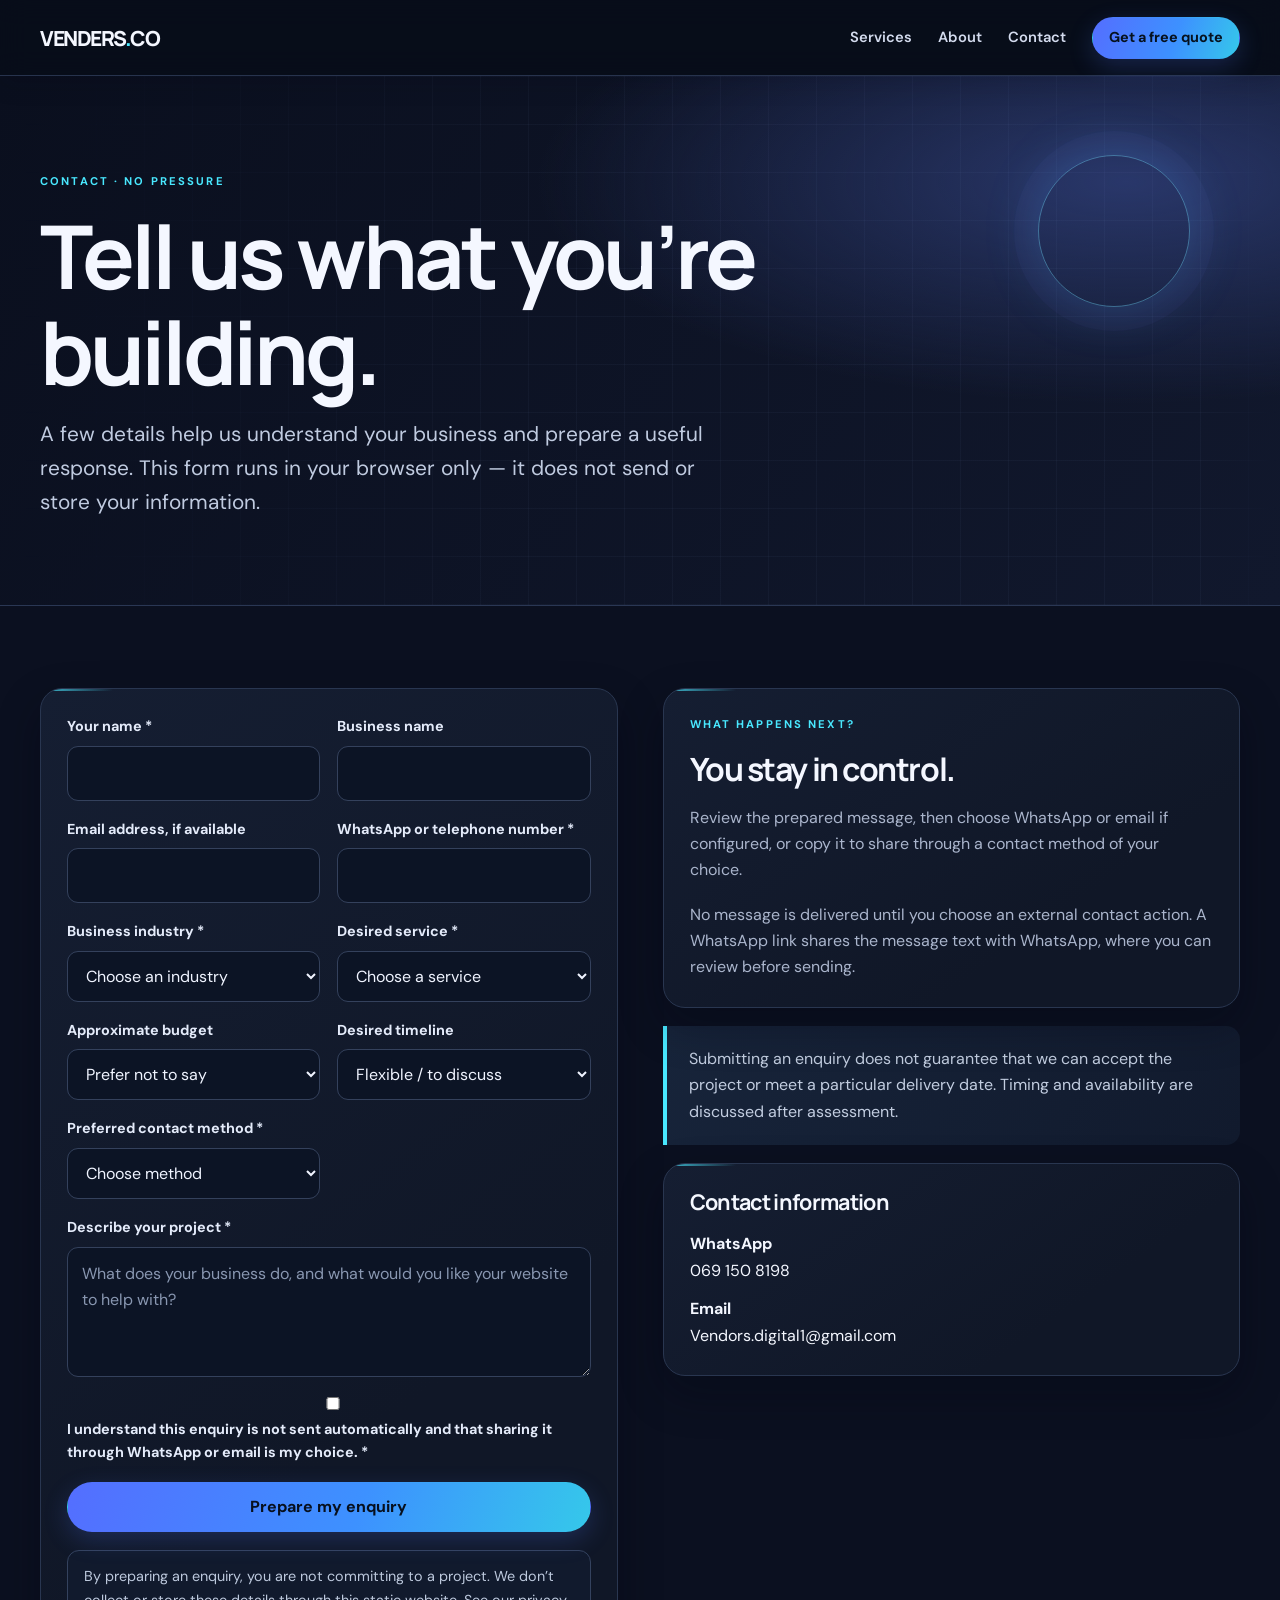
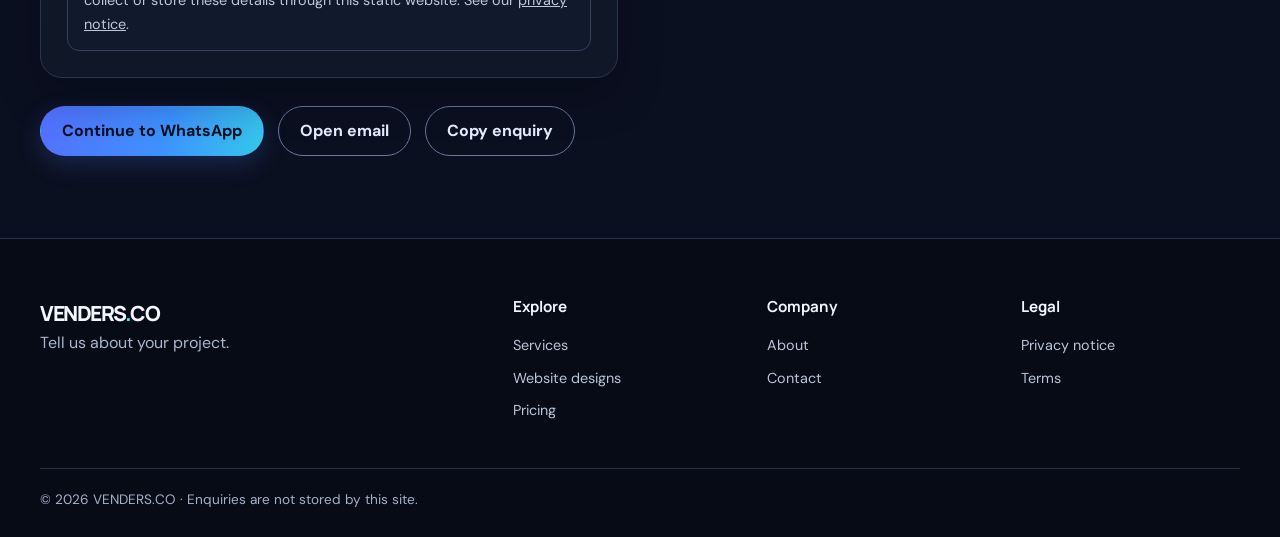
<file: contact.html>
<!doctype html><html lang="en-ZA"><head><meta charset="utf-8"><meta name="viewport" content="width=device-width,initial-scale=1"><title>Request a Website Quote | Contact VENDERS.CO</title><meta name="description" content="Tell VENDERS.CO about your South African small-business website project. Share your needs, budget and timeline to request a free quotation discussion."><meta property="og:title" content="Request a quote | VENDERS.CO"><meta property="og:description" content="Tell us about your business and the website you need."><meta property="og:type" content="website"><link rel="icon" href="favicon.svg"><link rel="stylesheet" href="assets/css/styles.css"><script src="assets/js/config.js" defer></script><script src="assets/js/main.js" defer></script></head><body><a class="skip-link" href="#main">Skip to content</a><header class="site-header"><div class="wrap nav-inner"><a class="logo" href="index.html">VENDERS<span>.</span>CO</a><button class="menu-toggle" aria-expanded="false" aria-controls="primary-nav" aria-label="Open menu">☰</button><nav class="nav-links" id="primary-nav" aria-label="Main navigation"><a href="services.html">Services</a><a href="about.html">About</a><a href="contact.html">Contact</a><a class="btn small" href="contact.html">Get a free quote</a></nav></div></header><main id="main"><section class="page-hero"><div class="wrap"><div class="eyebrow">Contact · no pressure</div><h1>Tell us what you’re building.</h1><p class="lead">A few details help us understand your business and prepare a useful response. This form runs in your browser only — it does not send or store your information.</p></div></section><section class="section-sm"><div class="wrap split"><div><noscript><p class="notice">The enquiry form requires JavaScript to prepare a message safely. No information is sent or stored here. Configure a verified email or WhatsApp contact before launch.</p></noscript><form id="enquiry-form" class="card" method="post"><div class="form-grid"><div class="field"><label for="name">Your name *</label><input id="name" name="name" autocomplete="name" required maxlength="100"></div><div class="field"><label for="business">Business name</label><input id="business" name="business" autocomplete="organization" maxlength="120"></div><div class="field"><label for="email">Email address, if available</label><input id="email" name="email" type="email" autocomplete="email" maxlength="150"></div><div class="field"><label for="phone">WhatsApp or telephone number *</label><input id="phone" name="phone" autocomplete="tel" required maxlength="40"></div><div class="field"><label for="industry">Business industry *</label><select id="industry" name="industry" required><option value="">Choose an industry</option><option>Beauty, salon or wellness</option><option>Restaurant, takeaway or catering</option><option>Retail or boutique</option><option>Trades or contractor</option><option>Cleaning</option><option>Tutoring or education</option><option>Photography or creative</option><option>Automotive</option><option>Guesthouse or accommodation</option><option>Other small business</option></select></div><div class="field"><label for="service">Desired service *</label><select id="service" name="service" required><option value="">Choose a service</option><option>Launch Website</option><option>Growth Website</option><option>Established Business Website</option><option>Bespoke Digital Presence</option><option>Website redesign</option><option>Not sure yet</option></select></div><div class="field"><label for="budget">Approximate budget</label><select id="budget" name="budget"><option value="">Prefer not to say</option><option>Under R800</option><option>R800–R1,500</option><option>R1,500–R3,000</option><option>R3,000+</option><option>Still exploring</option></select></div><div class="field"><label for="timeline">Desired timeline</label><select id="timeline" name="timeline"><option value="">Flexible / to discuss</option><option>As soon as practical</option><option>Within 1–2 months</option><option>More than 2 months</option><option>No specific date</option></select></div><div class="field"><label for="preferred">Preferred contact method *</label><select id="preferred" name="preferred" required><option value="">Choose method</option><option>WhatsApp</option><option>Telephone</option><option>Email</option></select></div><div class="field full"><label for="project">Describe your project *</label><textarea id="project" name="project" required minlength="15" maxlength="2500" placeholder="What does your business do, and what would you like your website to help with?"></textarea></div><div class="field full"><label><input type="checkbox" required> I understand this enquiry is not sent automatically and that sharing it through WhatsApp or email is my choice. *</label></div><div class="field full"><button class="btn" type="button" data-prepare-enquiry>Prepare my enquiry</button></div></div><p class="notice" style="margin-top:18px">By preparing an enquiry, you are not committing to a project. We don’t collect or store these details through this static website. See our <a href="privacy.html"><u>privacy notice</u></a>.</p></form><div id="form-status" class="form-status" role="status" aria-live="polite"></div><pre id="enquiry-output" class="card" hidden style="white-space:pre-wrap;overflow-wrap:anywhere;font:14px/1.5 var(--font);margin-top:16px"></pre><div id="form-actions" class="button-row" hidden><a id="whatsapp-action" class="btn" hidden target="_blank" rel="noopener">Continue to WhatsApp</a><a id="email-action" class="btn secondary" hidden>Open email</a><button id="copy-action" class="btn secondary" type="button">Copy enquiry</button></div></div><aside><div class="card"><div class="eyebrow">What happens next?</div><h2 style="font-size:2rem">You stay in control.</h2><p>Review the prepared message, then choose WhatsApp or email if configured, or copy it to share through a contact method of your choice.</p><p>No message is delivered until you choose an external contact action. A WhatsApp link shares the message text with WhatsApp, where you can review before sending.</p></div><div class="quote-note" style="margin-top:18px">Submitting an enquiry does not guarantee that we can accept the project or meet a particular delivery date. Timing and availability are discussed after assessment.</div><div class="card" style="margin-top:18px"><h3>Contact information</h3><p><ul class="contact-methods" style="list-style:none;padding:0;margin:0;display:grid;gap:12px"><li><strong>WhatsApp</strong><br><a href="https://wa.me/27691508198" target="_blank" rel="noopener">069 150 8198</a></li><li><strong>Email</strong><br><a href="mailto:Vendors.digital1@gmail.com">Vendors.digital1@gmail.com</a></li></ul></p></div></aside></div></section></main><footer class="footer"><div class="wrap"><div class="footer-grid"><div><a class="logo" href="index.html">VENDERS<span style="color:var(--lime)">.</span>CO</a><p>Tell us about your project.</p></div><div><h3>Explore</h3><div class="footer-links"><a href="services.html">Services</a><a href="designs.html">Website designs</a><a href="pricing.html">Pricing</a></div></div><div><h3>Company</h3><div class="footer-links"><a href="about.html">About</a><a href="contact.html">Contact</a></div></div><div><h3>Legal</h3><div class="footer-links"><a href="privacy.html">Privacy notice</a><a href="terms.html">Terms</a></div></div></div><div class="footer-bottom"><span>© 2026 VENDERS.CO · Enquiries are not stored by this site.</span></div></div></footer></body></html>
</file>
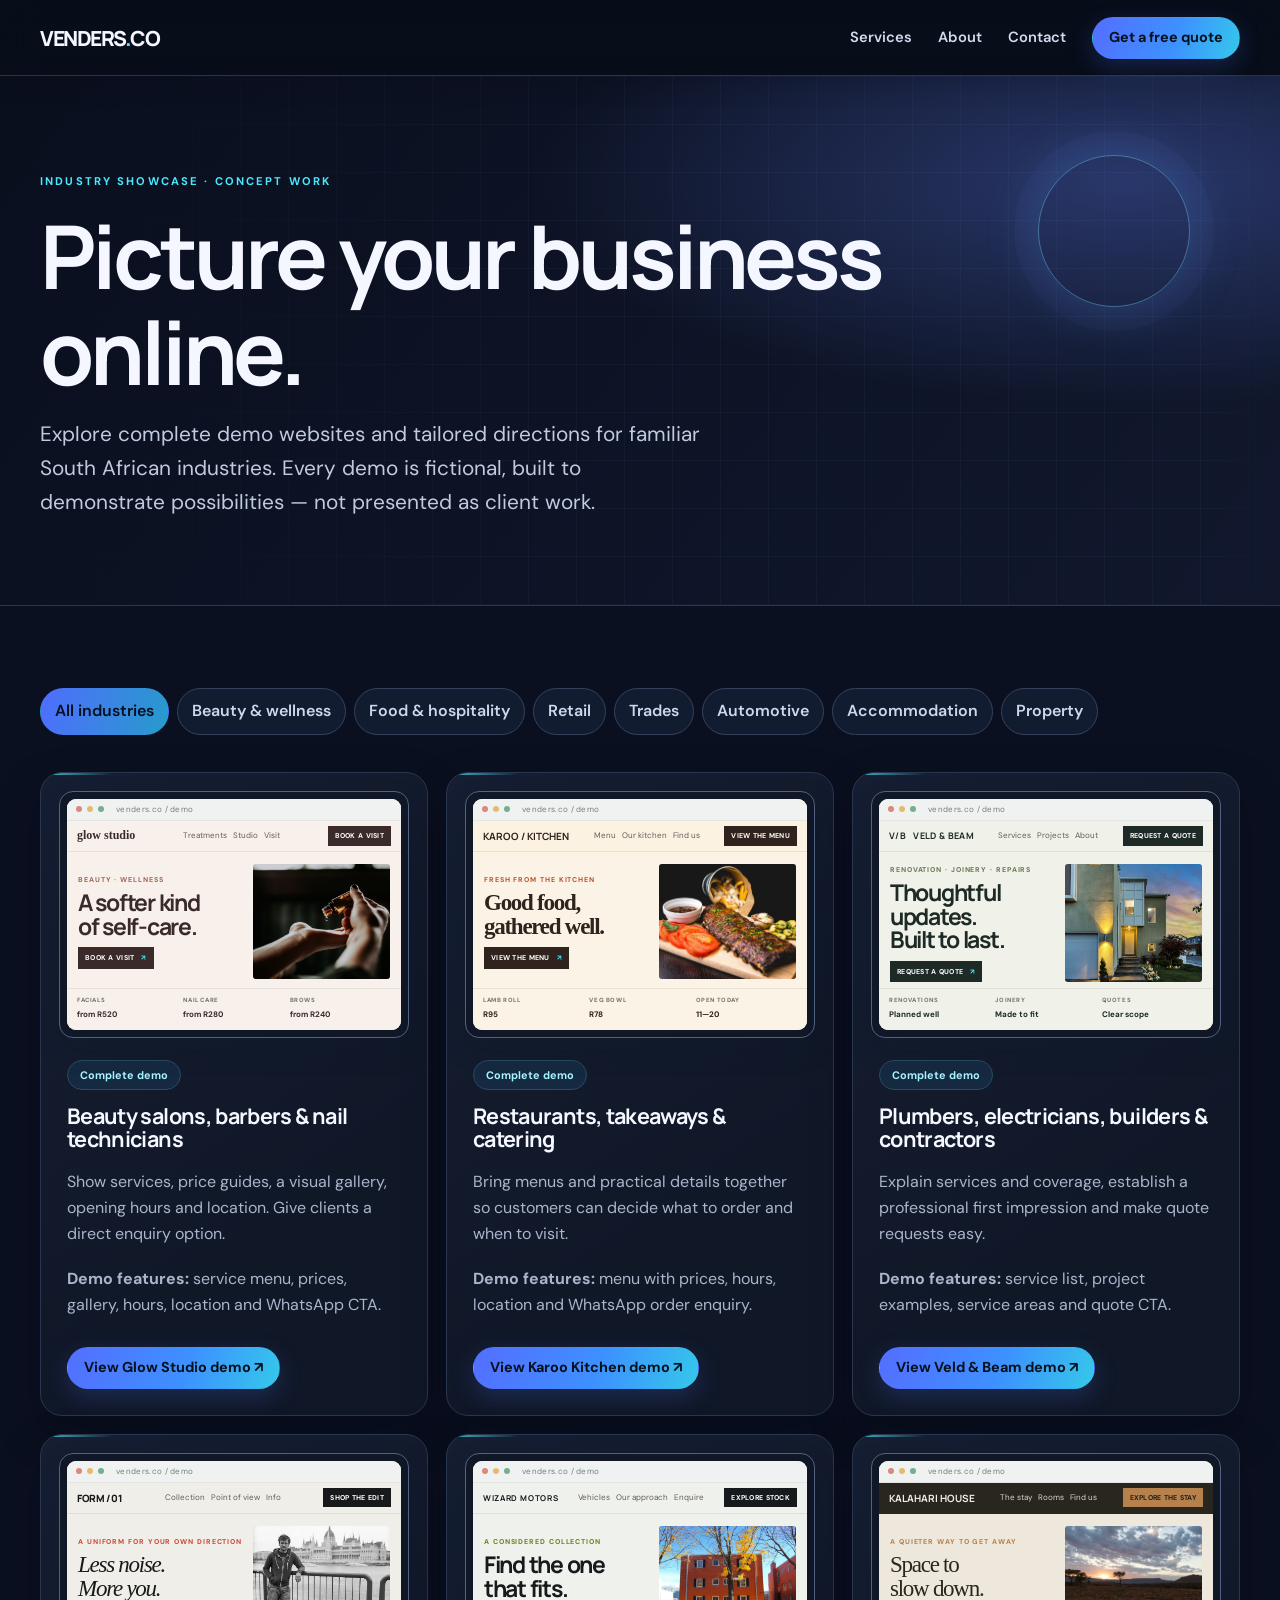
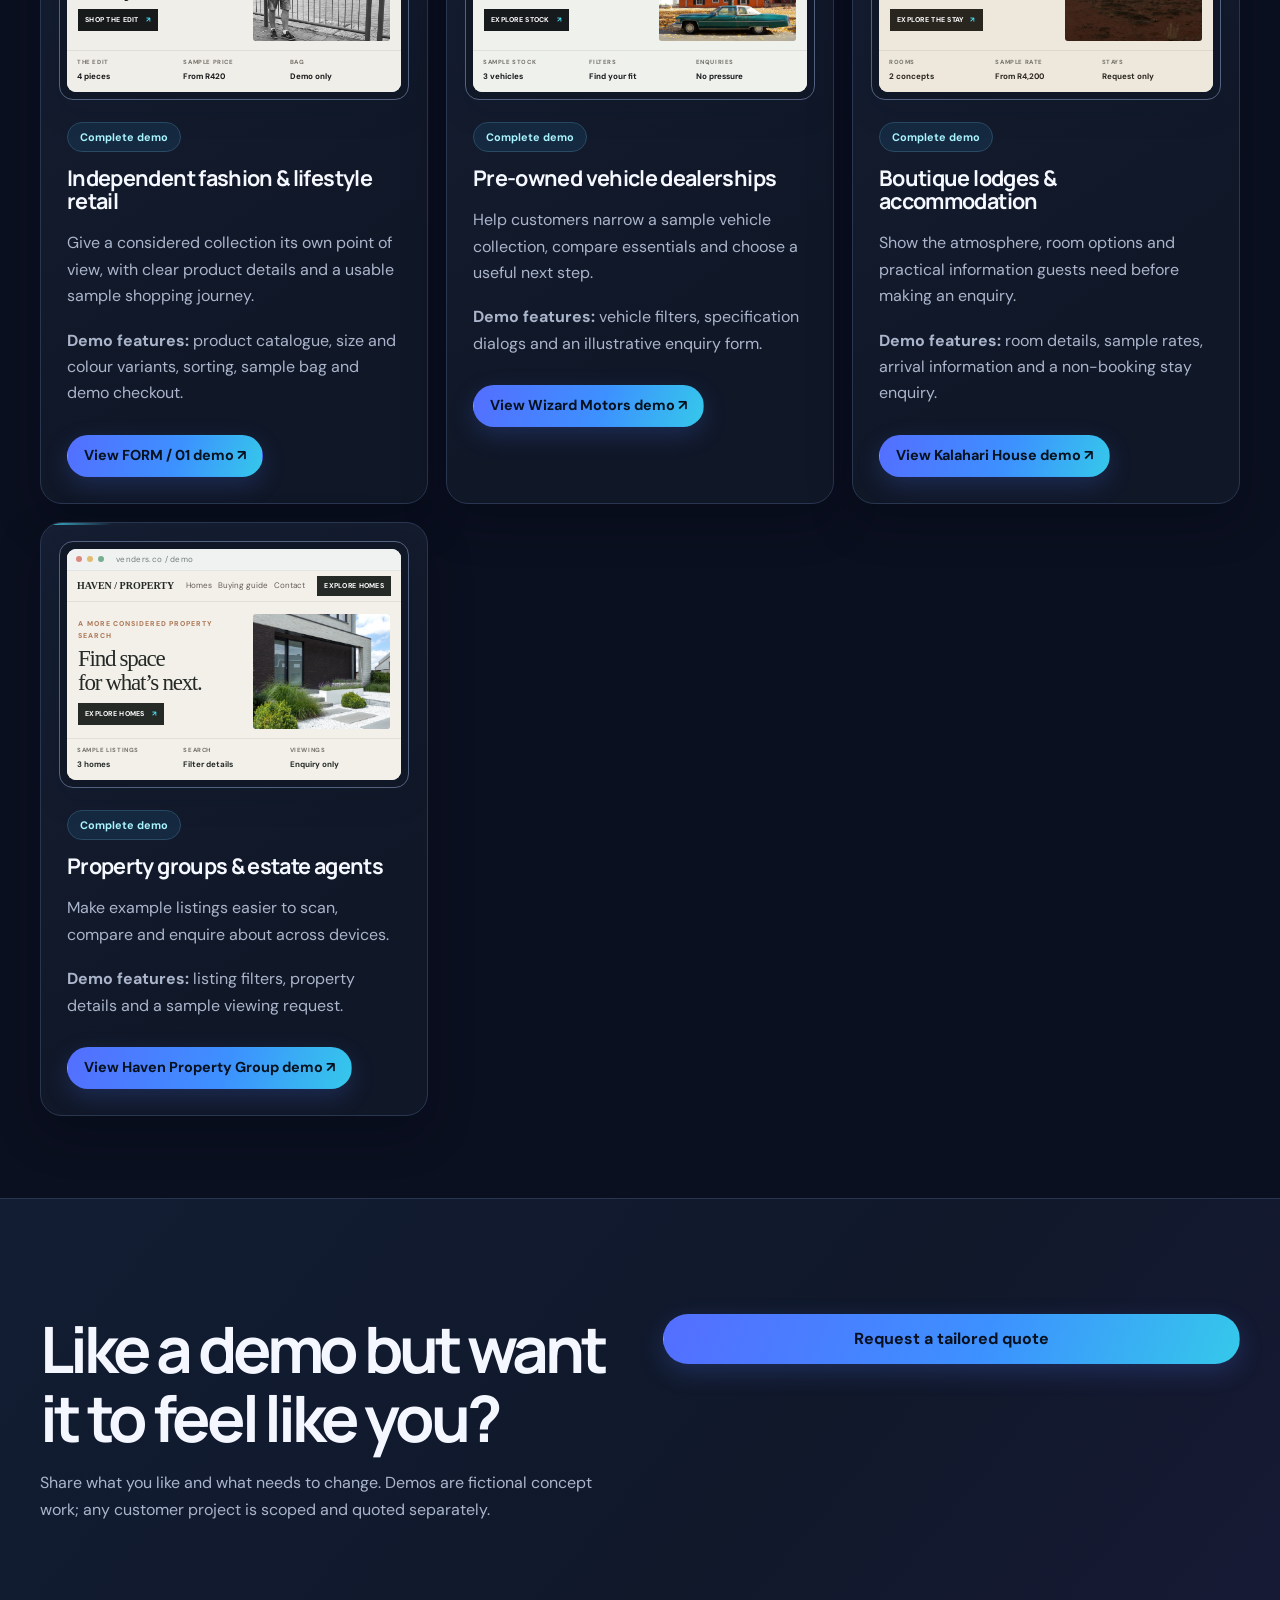
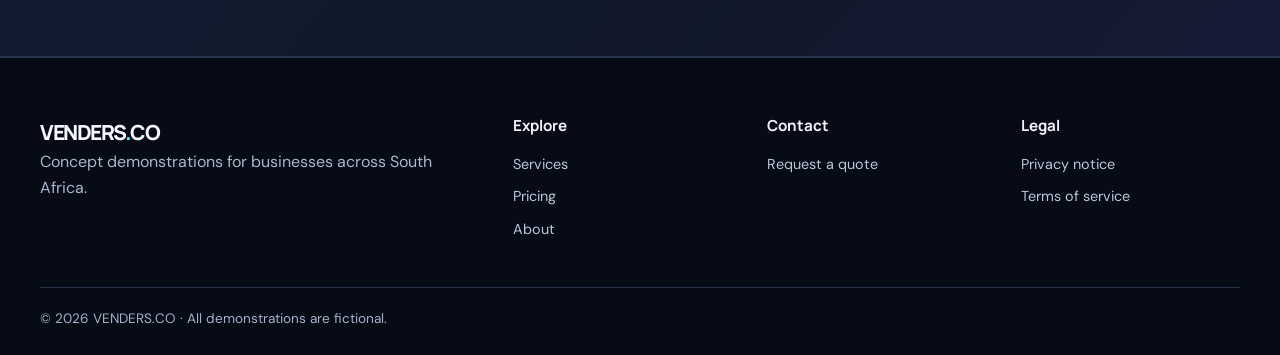
<file: designs.html>
<!doctype html>
<html lang="en-ZA">
<head>
<meta charset="utf-8">
<meta name="viewport" content="width=device-width,initial-scale=1">
<title>Business Website Designs & Demos | VENDERS.CO</title>
<meta name="description" content="Explore seven complete fictional website demos and tailored industry concepts by VENDERS.CO for businesses across South Africa.">
<meta property="og:title" content="Website designs for local businesses | VENDERS.CO">
<meta property="og:description" content="Browse fictional website demonstrations and industry concepts.">
<meta property="og:type" content="website">
<link rel="icon" href="favicon.svg">
<link rel="stylesheet" href="assets/css/styles.css">
<script src="assets/js/config.js" defer>
</script>
<script src="assets/js/main.js" defer>
</script>
</head>
<body>
<a class="skip-link" href="#main">Skip to content</a>
<header class="site-header">
<div class="wrap nav-inner">
<a class="logo" href="index.html">VENDERS<span>.</span>CO</a>
<button class="menu-toggle" aria-expanded="false" aria-controls="primary-nav" aria-label="Open menu">☰</button>
<nav class="nav-links" id="primary-nav" aria-label="Main navigation">
<a href="services.html">Services</a>


<a href="about.html">About</a>
<a href="contact.html">Contact</a>
<a class="btn small" href="contact.html">Get a free quote</a>
</nav>
</div>
</header>
<main id="main">
<section class="page-hero">
<div class="wrap">
<div class="eyebrow">Industry showcase · concept work</div>
<h1>Picture your business online.</h1>
<p class="lead">Explore complete demo websites and tailored directions for familiar South African industries. Every demo is fictional, built to demonstrate possibilities — not presented as client work.</p>
</div>
</section>
<section class="section-sm">
<div class="wrap">
<div class="filter-row" aria-label="Filter industry previews">
<button class="filter-btn" data-filter="all" aria-pressed="true">All industries</button>
<button class="filter-btn" data-filter="beauty" aria-pressed="false">Beauty & wellness</button>
<button class="filter-btn" data-filter="food" aria-pressed="false">Food & hospitality</button>
<button class="filter-btn" data-filter="retail" aria-pressed="false">Retail</button>
<button class="filter-btn" data-filter="trade" aria-pressed="false">Trades</button>
<button class="filter-btn" data-filter="auto" aria-pressed="false">Automotive</button>
<button class="filter-btn" data-filter="stay" aria-pressed="false">Accommodation</button>
<button class="filter-btn" data-filter="property" aria-pressed="false">Property</button>
</div>
<div class="grid grid-3" id="industry-grid">
<article class="card industry-card" data-category="beauty">
<div class="showcase-visual">
</div>
<span class="tag">Complete demo</span>
<h3 style="margin-top:14px">Beauty salons, barbers & nail technicians</h3>
<p>Show services, price guides, a visual gallery, opening hours and location. Give clients a direct enquiry option.</p>
<p>
<strong>Demo features:</strong> service menu, prices, gallery, hours, location and WhatsApp CTA.</p>
<a class="btn small" href="demos/glow-studio/index.html">View Glow Studio demo ↗</a>
</article>
<article class="card industry-card" data-category="food">
<div class="showcase-visual food">
</div>
<span class="tag">Complete demo</span>
<h3 style="margin-top:14px">Restaurants, takeaways & catering</h3>
<p>Bring menus and practical details together so customers can decide what to order and when to visit.</p>
<p>
<strong>Demo features:</strong> menu with prices, hours, location and WhatsApp order enquiry.</p>
<a class="btn small" href="demos/karoo-kitchen/index.html">View Karoo Kitchen demo ↗</a>
</article>
<article class="card industry-card" data-category="trade">
<div class="showcase-visual trade">
</div>
<span class="tag">Complete demo</span>
<h3 style="margin-top:14px">Plumbers, electricians, builders & contractors</h3>
<p>Explain services and coverage, establish a professional first impression and make quote requests easy.</p>
<p>
<strong>Demo features:</strong> service list, project examples, service areas and quote CTA.</p>
<a class="btn small" href="demos/veld-build/index.html">View Veld & Beam demo ↗</a>
</article>
<article class="card industry-card" data-category="retail">
<div class="showcase-visual retail">
</div>
<span class="tag">Complete demo</span>
<h3 style="margin-top:14px">Independent fashion & lifestyle retail</h3>
<p>Give a considered collection its own point of view, with clear product details and a usable sample shopping journey.</p>
<p>
<strong>Demo features:</strong> product catalogue, size and colour variants, sorting, sample bag and demo checkout.</p>
<a class="btn small" href="demos/form-01/index.html">View FORM / 01 demo ↗</a>
</article>
<article class="card industry-card" data-category="auto">
<div class="showcase-visual auto">
</div>
<span class="tag">Complete demo</span>
<h3 style="margin-top:14px">Pre-owned vehicle dealerships</h3>
<p>Help customers narrow a sample vehicle collection, compare essentials and choose a useful next step.</p>
<p>
<strong>Demo features:</strong> vehicle filters, specification dialogs and an illustrative enquiry form.</p>
<a class="btn small" href="demos/wizard-motors/index.html">View Wizard Motors demo ↗</a>
</article>
<article class="card industry-card" data-category="stay">
<div class="showcase-visual stay">
</div>
<span class="tag">Complete demo</span>
<h3 style="margin-top:14px">Boutique lodges & accommodation</h3>
<p>Show the atmosphere, room options and practical information guests need before making an enquiry.</p>
<p>
<strong>Demo features:</strong> room details, sample rates, arrival information and a non-booking stay enquiry.</p>
<a class="btn small" href="demos/kalahari-house/index.html">View Kalahari House demo ↗</a>
</article>
<article class="card industry-card" data-category="property">
<div class="showcase-visual property">
</div>
<span class="tag">Complete demo</span>
<h3 style="margin-top:14px">Property groups & estate agents</h3>
<p>Make example listings easier to scan, compare and enquire about across devices.</p>
<p>
<strong>Demo features:</strong> listing filters, property details and a sample viewing request.</p>
<a class="btn small" href="demos/haven-property-group/index.html">View Haven Property Group demo ↗</a>
</article>
</div>
</div>
</section>
<section class="section soft">
<div class="wrap split">
<div>
<h2>Like a demo but want it to feel like you?</h2>
<p>Share what you like and what needs to change. Demos are fictional concept work; any customer project is scoped and quoted separately.</p>
</div>
<a class="btn" href="contact.html">Request a tailored quote</a>
</div>
</section>
</main>
<footer class="footer">
<div class="wrap">
<div class="footer-grid">
<div>
<a class="logo" href="index.html">VENDERS<span style="color:var(--lime)">.</span>CO</a>
<p>Concept demonstrations for businesses across South Africa.</p>
</div>
<div>
<h3>Explore</h3>
<div class="footer-links">
<a href="services.html">Services</a>
<a href="pricing.html">Pricing</a>
<a href="about.html">About</a>
</div>
</div>
<div>
<h3>Contact</h3>
<div class="footer-links">
<a href="contact.html">Request a quote</a>
</div>
</div>
<div>
<h3>Legal</h3>
<div class="footer-links">
<a href="privacy.html">Privacy notice</a>
<a href="terms.html">Terms of service</a>
</div>
</div>
</div>
<div class="footer-bottom">
<span>© 2026 VENDERS.CO · All demonstrations are fictional.</span>
</div>
</div>
</footer>
</body>
</html>
</file>
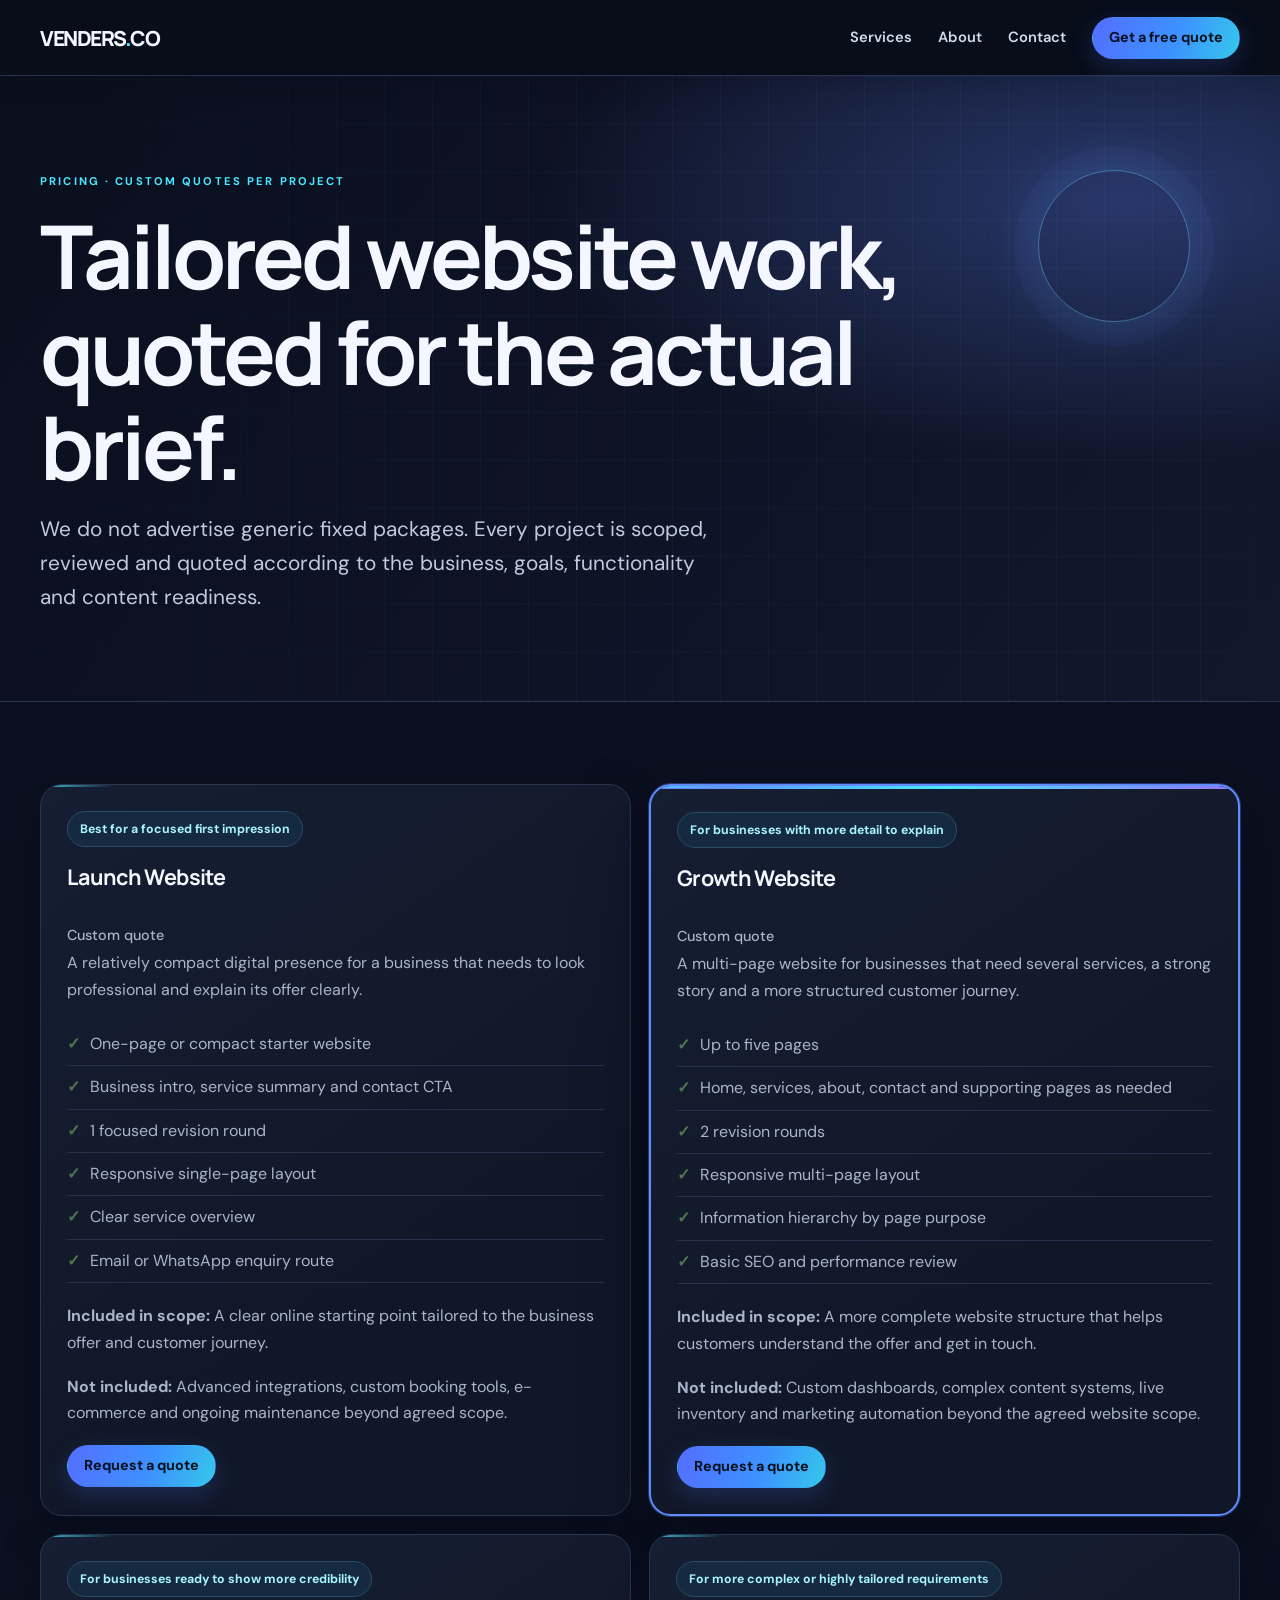
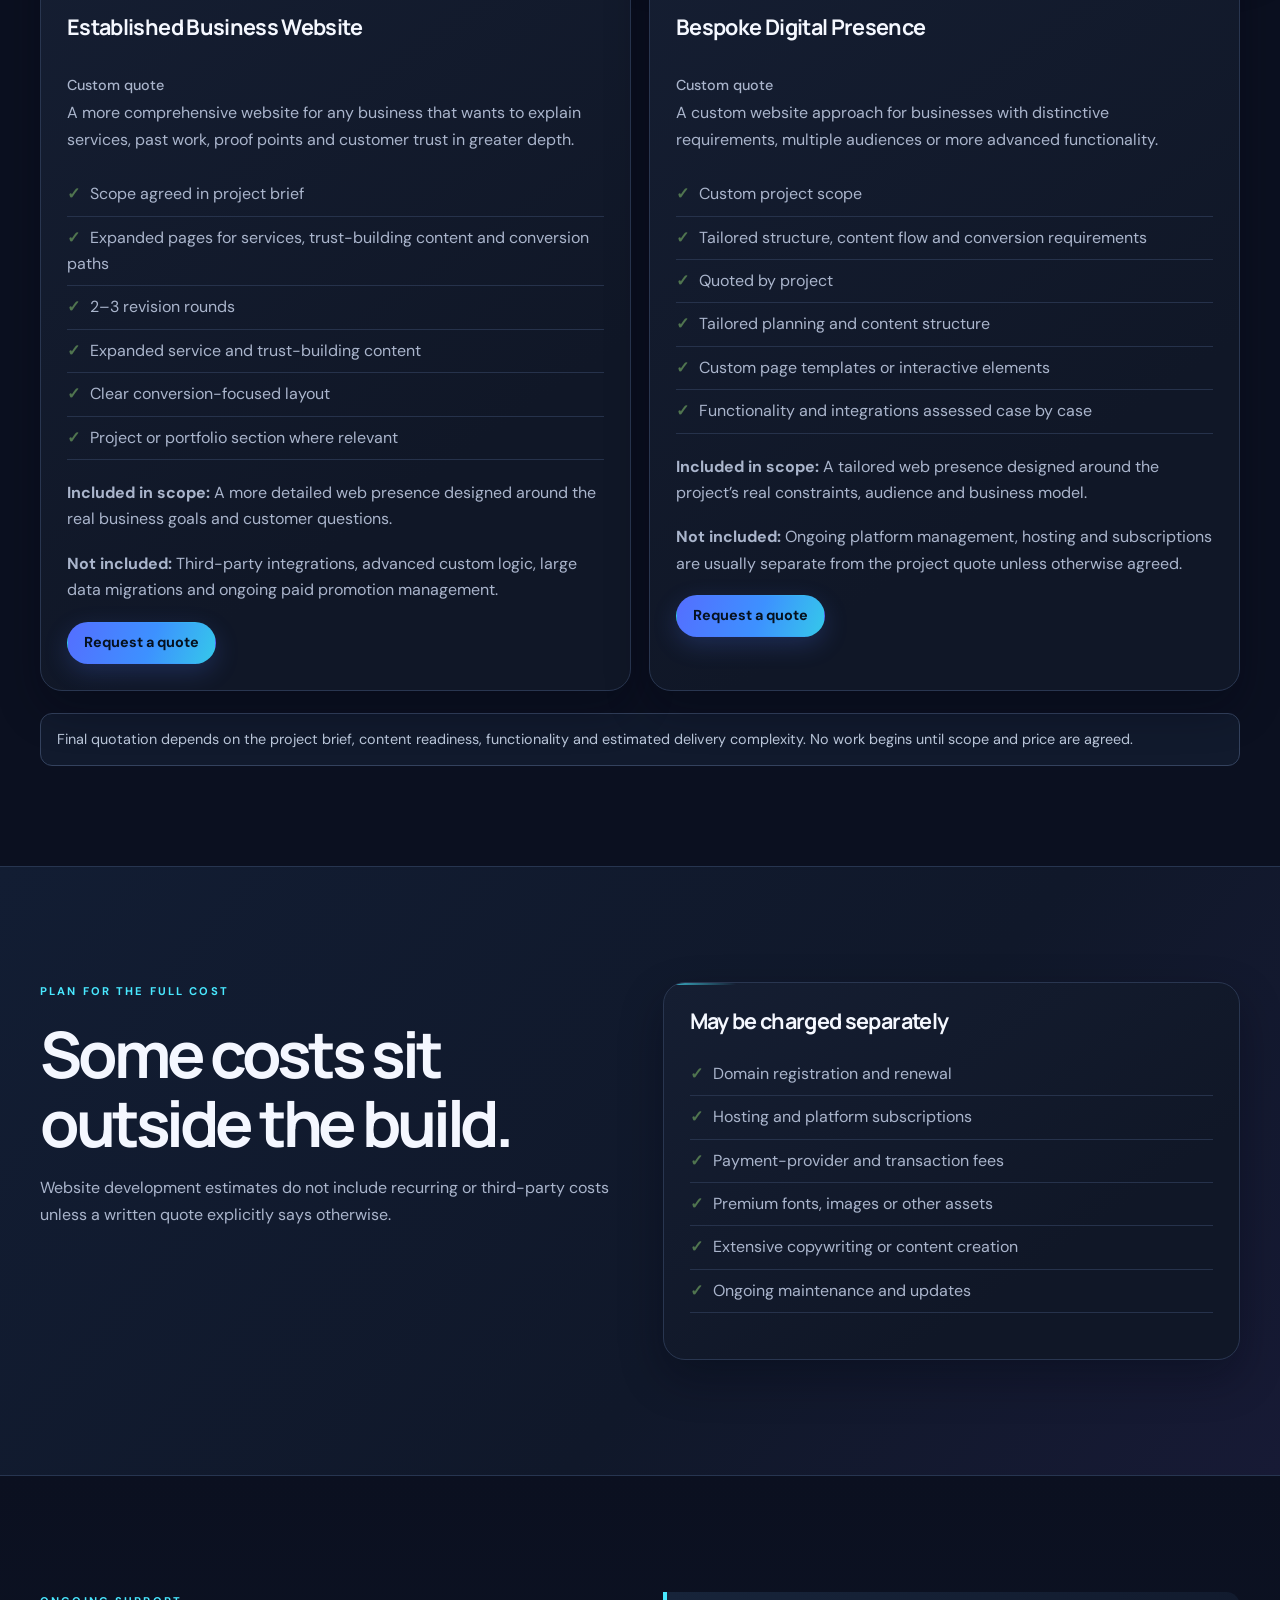
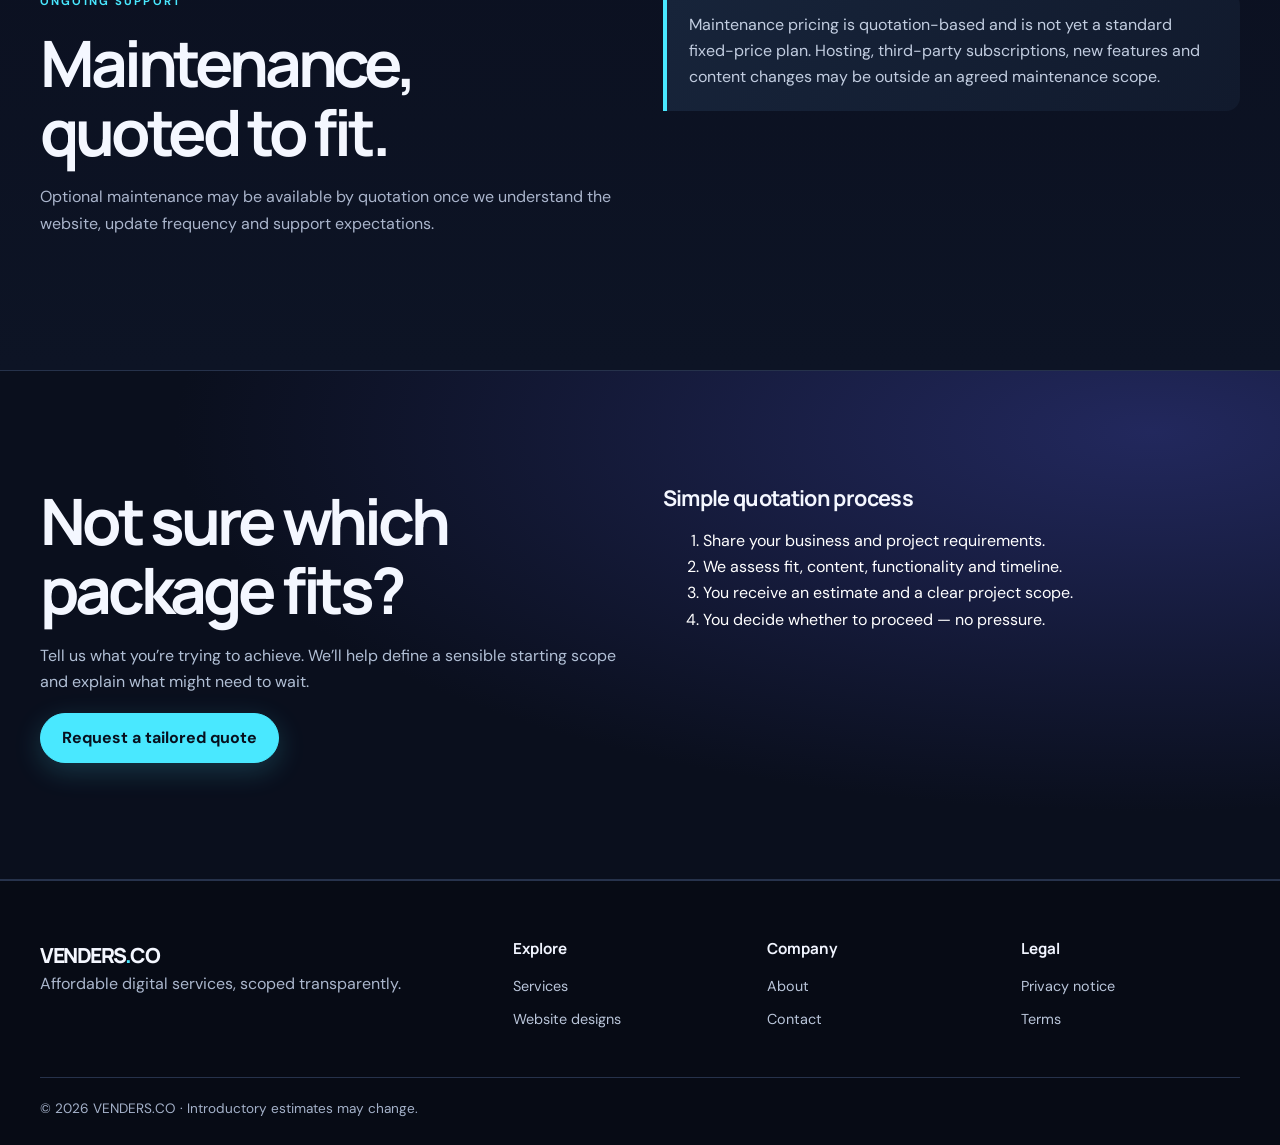
<file: pricing.html>
<!doctype html><html lang="en-ZA"><head><meta charset="utf-8"><meta name="viewport" content="width=device-width,initial-scale=1"><title>Custom Website Quotes | VENDERS.CO</title><meta name="description" content="Understand VENDERS.CO's project-based pricing model. Tailored website quotes for small businesses and established businesses in South Africa."><meta property="og:title" content="Custom website quotes | VENDERS.CO"><meta property="og:description" content="Tailored website quotes built around the actual project and business goals."><meta property="og:type" content="website"><link rel="icon" href="favicon.svg"><link rel="stylesheet" href="assets/css/styles.css"><script src="assets/js/pricing.js" defer></script><script src="assets/js/pricing-render.js" defer></script><script src="assets/js/config.js" defer></script><script src="assets/js/main.js" defer></script></head><body><a class="skip-link" href="#main">Skip to content</a><header class="site-header"><div class="wrap nav-inner"><a class="logo" href="index.html">VENDERS<span>.</span>CO</a><button class="menu-toggle" aria-expanded="false" aria-controls="primary-nav" aria-label="Open menu">☰</button><nav class="nav-links" id="primary-nav" aria-label="Main navigation"><a href="services.html">Services</a><a href="about.html">About</a><a href="contact.html">Contact</a><a class="btn small" href="contact.html">Get a free quote</a></nav></div></header><main id="main"><section class="page-hero"><div class="wrap"><div class="eyebrow">Pricing · custom quotes per project</div><h1>Tailored website work, quoted for the actual brief.</h1><p class="lead">We do not advertise generic fixed packages. Every project is scoped, reviewed and quoted according to the business, goals, functionality and content readiness.</p></div></section><section class="section-sm"><div class="wrap"><div class="grid grid-2" id="pricing-cards" aria-live="polite"></div><p class="notice" style="margin-top:22px">Final quotation depends on the project brief, content readiness, functionality and estimated delivery complexity. No work begins until scope and price are agreed.</p></div></section><section class="section soft"><div class="wrap split"><div><div class="eyebrow">Plan for the full cost</div><h2>Some costs sit outside the build.</h2><p>Website development estimates do not include recurring or third-party costs unless a written quote explicitly says otherwise.</p></div><div class="card"><h3>May be charged separately</h3><ul class="check-list"><li>Domain registration and renewal</li><li>Hosting and platform subscriptions</li><li>Payment-provider and transaction fees</li><li>Premium fonts, images or other assets</li><li>Extensive copywriting or content creation</li><li>Ongoing maintenance and updates</li></ul></div></div></section><section class="section"><div class="wrap split"><div><div class="eyebrow">Ongoing support</div><h2>Maintenance, quoted to fit.</h2><p>Optional maintenance may be available by quotation once we understand the website, update frequency and support expectations.</p></div><div class="quote-note">Maintenance pricing is quotation-based and is not yet a standard fixed-price plan. Hosting, third-party subscriptions, new features and content changes may be outside an agreed maintenance scope.</div></div></section><section class="section dark-section"><div class="wrap split"><div><h2>Not sure which package fits?</h2><p>Tell us what you’re trying to achieve. We’ll help define a sensible starting scope and explain what might need to wait.</p><a href="contact.html" class="btn lime">Request a tailored quote</a></div><div><h3>Simple quotation process</h3><ol><li>Share your business and project requirements.</li><li>We assess fit, content, functionality and timeline.</li><li>You receive an estimate and a clear project scope.</li><li>You decide whether to proceed — no pressure.</li></ol></div></div></section></main><footer class="footer"><div class="wrap"><div class="footer-grid"><div><a class="logo" href="index.html">VENDERS<span style="color:var(--lime)">.</span>CO</a><p>Affordable digital services, scoped transparently.</p></div><div><h3>Explore</h3><div class="footer-links"><a href="services.html">Services</a><a href="designs.html">Website designs</a></div></div><div><h3>Company</h3><div class="footer-links"><a href="about.html">About</a><a href="contact.html">Contact</a></div></div><div><h3>Legal</h3><div class="footer-links"><a href="privacy.html">Privacy notice</a><a href="terms.html">Terms</a></div></div></div><div class="footer-bottom"><span>© 2026 VENDERS.CO · Introductory estimates may change.</span></div></div></footer></body></html>
</file>
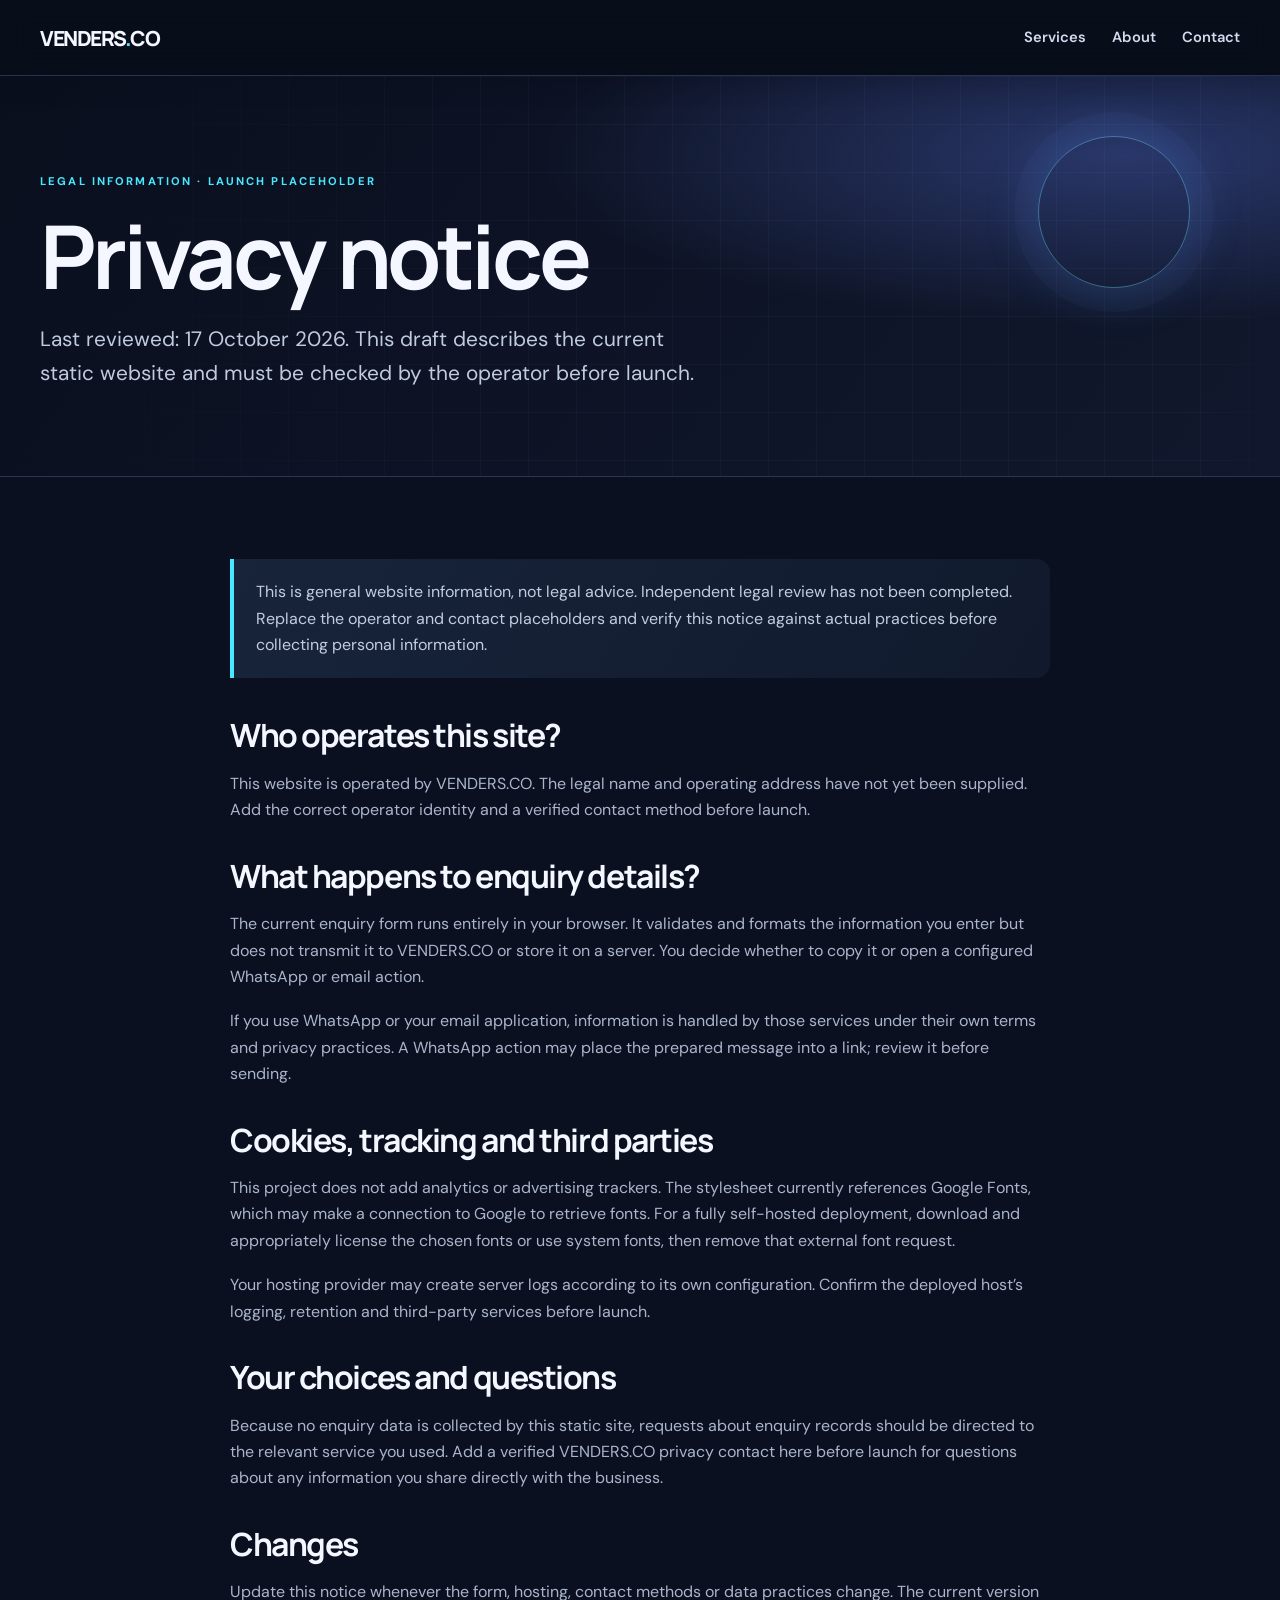
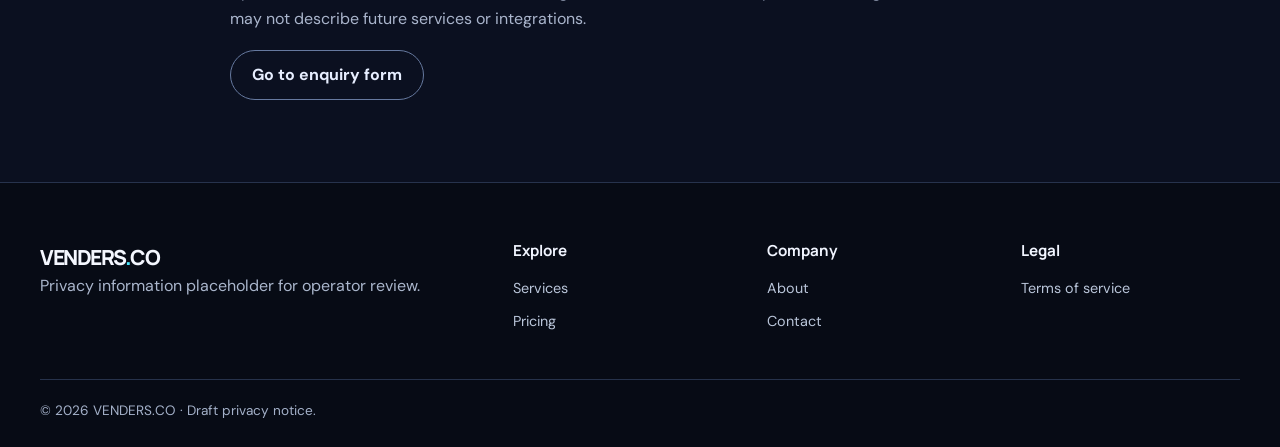
<file: privacy.html>
<!doctype html><html lang="en-ZA"><head><meta charset="utf-8"><meta name="viewport" content="width=device-width,initial-scale=1"><title>Privacy Notice | VENDERS.CO</title><meta name="description" content="Read how the VENDERS.CO static website handles enquiry information and what must be confirmed before launch."><meta property="og:title" content="Privacy notice | VENDERS.CO"><meta property="og:description" content="An honest, practical privacy notice for this static website."><meta property="og:type" content="website"><link rel="icon" href="favicon.svg"><link rel="stylesheet" href="assets/css/styles.css"><script src="assets/js/config.js" defer></script><script src="assets/js/main.js" defer></script></head><body><a class="skip-link" href="#main">Skip to content</a><header class="site-header"><div class="wrap nav-inner"><a class="logo" href="index.html">VENDERS<span>.</span>CO</a><button class="menu-toggle" aria-expanded="false" aria-controls="primary-nav" aria-label="Open menu">☰</button><nav class="nav-links" id="primary-nav" aria-label="Main navigation"><a href="services.html">Services</a><a href="about.html">About</a><a href="contact.html">Contact</a></nav></div></header><main id="main"><section class="page-hero"><div class="wrap"><div class="eyebrow">Legal information · launch placeholder</div><h1>Privacy notice</h1><p class="lead">Last reviewed: 17 October 2026. This draft describes the current static website and must be checked by the operator before launch.</p></div></section><section class="section-sm"><div class="wrap" style="max-width:820px"><div class="quote-note">This is general website information, not legal advice. Independent legal review has not been completed. Replace the operator and contact placeholders and verify this notice against actual practices before collecting personal information.</div><h2 style="font-size:2rem;margin-top:40px">Who operates this site?</h2><p>This website is operated by VENDERS.CO. The legal name and operating address have not yet been supplied. Add the correct operator identity and a verified contact method before launch.</p><h2 style="font-size:2rem;margin-top:35px">What happens to enquiry details?</h2><p>The current enquiry form runs entirely in your browser. It validates and formats the information you enter but does not transmit it to VENDERS.CO or store it on a server. You decide whether to copy it or open a configured WhatsApp or email action.</p><p>If you use WhatsApp or your email application, information is handled by those services under their own terms and privacy practices. A WhatsApp action may place the prepared message into a link; review it before sending.</p><h2 style="font-size:2rem;margin-top:35px">Cookies, tracking and third parties</h2><p>This project does not add analytics or advertising trackers. The stylesheet currently references Google Fonts, which may make a connection to Google to retrieve fonts. For a fully self-hosted deployment, download and appropriately license the chosen fonts or use system fonts, then remove that external font request.</p><p>Your hosting provider may create server logs according to its own configuration. Confirm the deployed host’s logging, retention and third-party services before launch.</p><h2 style="font-size:2rem;margin-top:35px">Your choices and questions</h2><p>Because no enquiry data is collected by this static site, requests about enquiry records should be directed to the relevant service you used. Add a verified VENDERS.CO privacy contact here before launch for questions about any information you share directly with the business.</p><h2 style="font-size:2rem;margin-top:35px">Changes</h2><p>Update this notice whenever the form, hosting, contact methods or data practices change. The current version may not describe future services or integrations.</p><a class="btn secondary" href="contact.html">Go to enquiry form</a></div></section></main><footer class="footer"><div class="wrap"><div class="footer-grid"><div><a class="logo" href="index.html">VENDERS<span style="color:var(--lime)">.</span>CO</a><p>Privacy information placeholder for operator review.</p></div><div><h3>Explore</h3><div class="footer-links"><a href="services.html">Services</a><a href="pricing.html">Pricing</a></div></div><div><h3>Company</h3><div class="footer-links"><a href="about.html">About</a><a href="contact.html">Contact</a></div></div><div><h3>Legal</h3><div class="footer-links"><a href="terms.html">Terms of service</a></div></div></div><div class="footer-bottom"><span>© 2026 VENDERS.CO · Draft privacy notice.</span></div></div></footer></body></html>
</file>
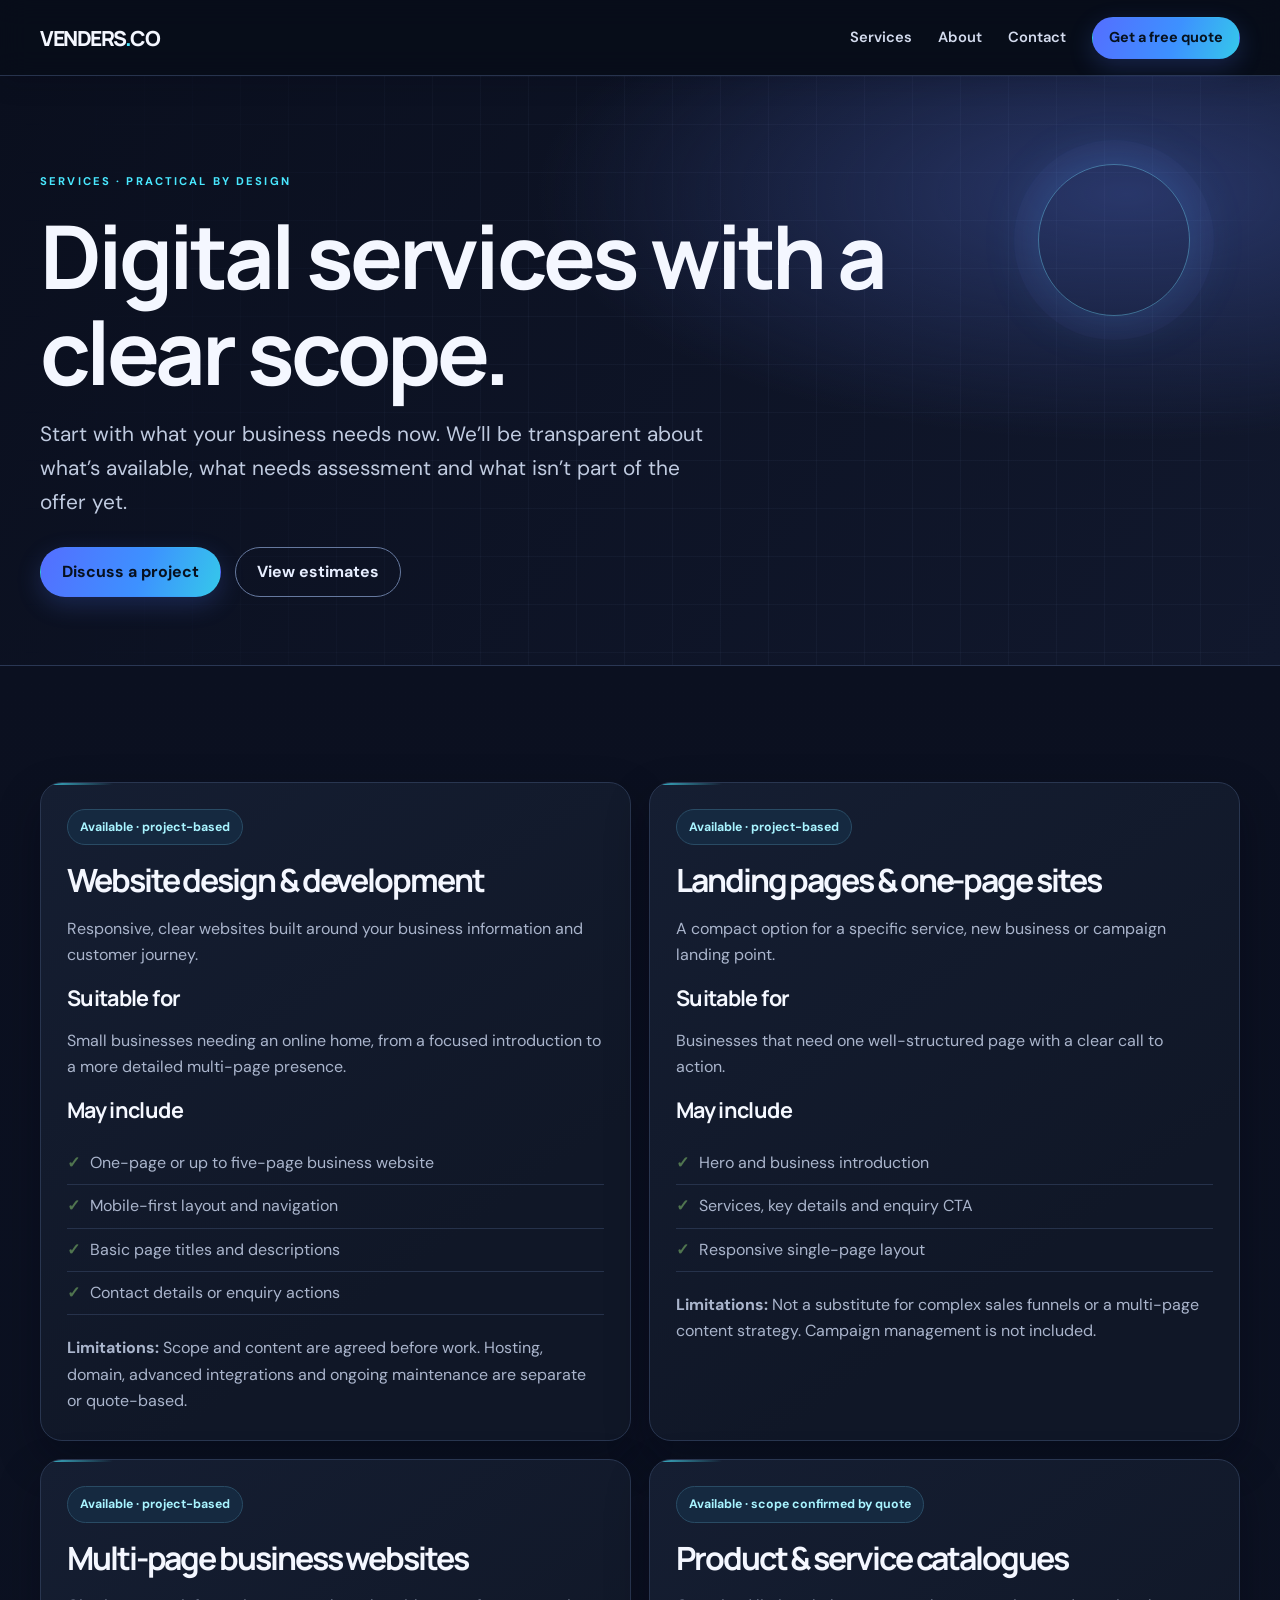
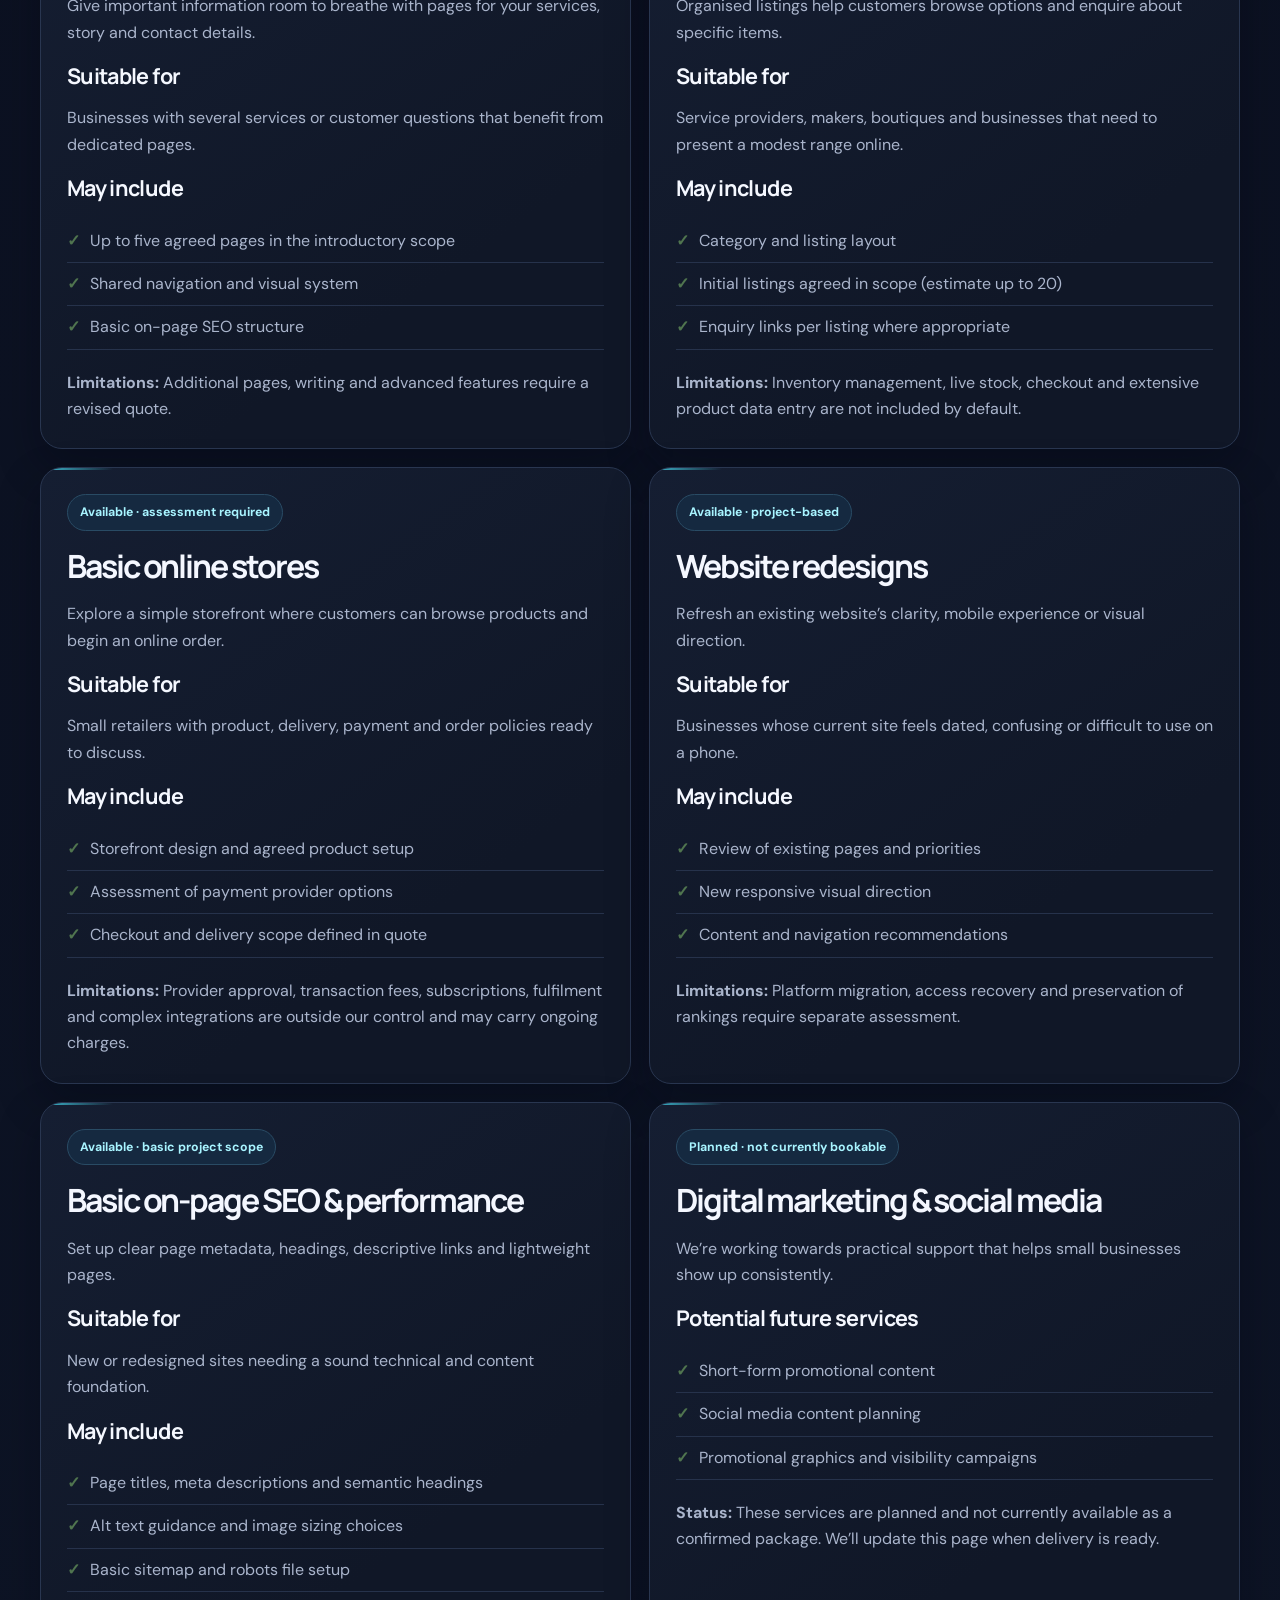
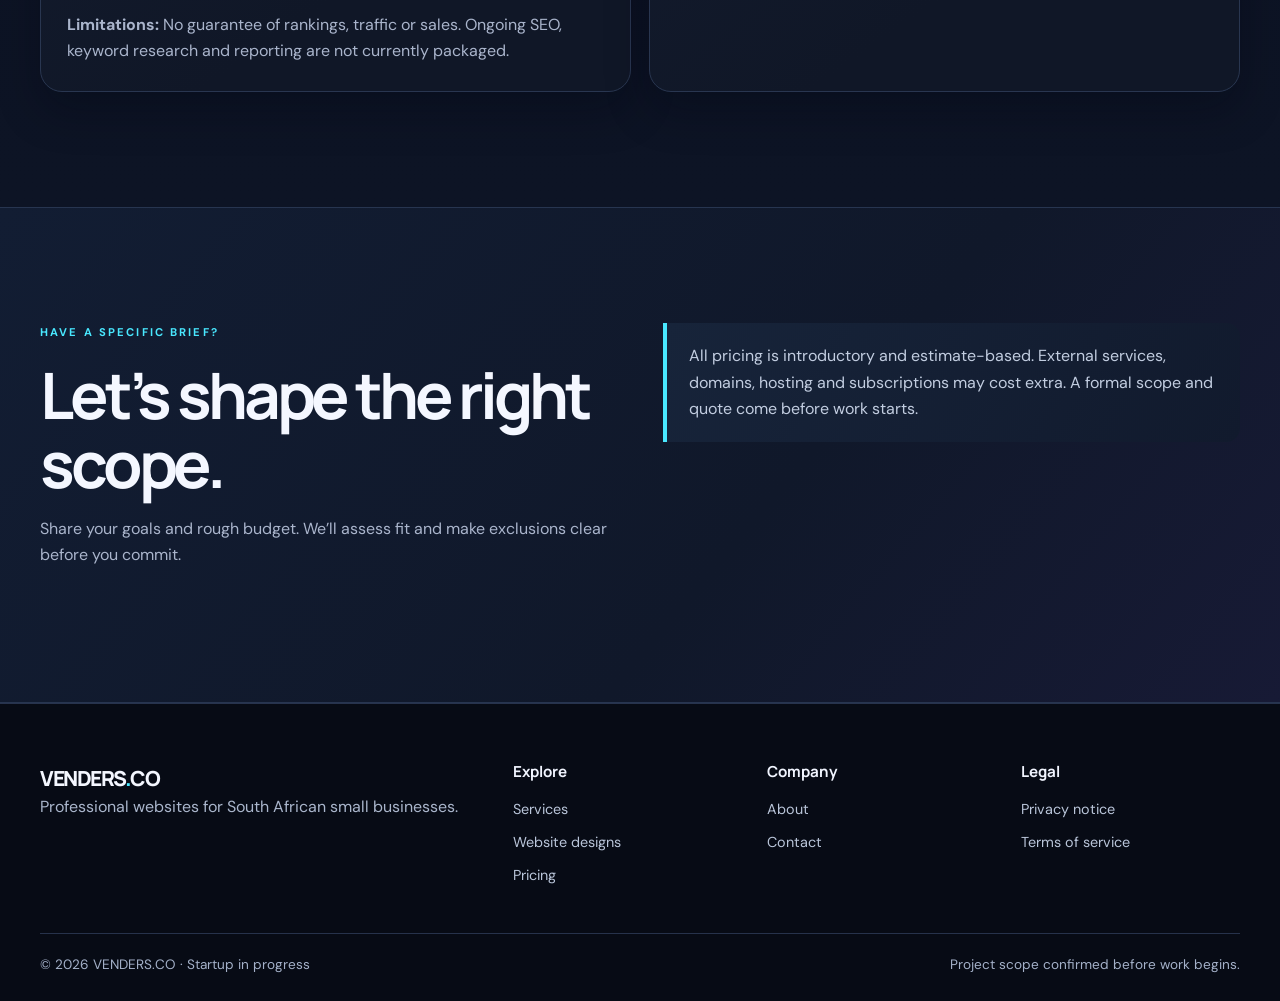
<file: services.html>
<!doctype html><html lang="en-ZA"><head><meta charset="utf-8"><meta name="viewport" content="width=device-width,initial-scale=1"><title>Website Design & Digital Services | VENDERS.CO</title><meta name="description" content="Explore practical website design, catalogues, basic SEO and future digital marketing services for South African small businesses."><meta property="og:title" content="Services | VENDERS.CO"><meta property="og:description" content="Practical digital services for small businesses."><meta property="og:type" content="website"><link rel="icon" href="favicon.svg"><link rel="stylesheet" href="assets/css/styles.css"><script src="assets/js/config.js" defer></script><script src="assets/js/main.js" defer></script></head><body><a class="skip-link" href="#main">Skip to content</a><header class="site-header"><div class="wrap nav-inner"><a class="logo" href="index.html">VENDERS<span>.</span>CO</a><button class="menu-toggle" aria-expanded="false" aria-controls="primary-nav" aria-label="Open menu">☰</button><nav class="nav-links" id="primary-nav" aria-label="Main navigation"><a href="services.html">Services</a><a href="about.html">About</a><a href="contact.html">Contact</a><a class="btn small" href="contact.html">Get a free quote</a></nav></div></header><main id="main"><section class="page-hero"><div class="wrap"><div class="eyebrow">Services · practical by design</div><h1>Digital services with a clear scope.</h1><p class="lead">Start with what your business needs now. We’ll be transparent about what’s available, what needs assessment and what isn’t part of the offer yet.</p><div class="button-row"><a class="btn" href="contact.html">Discuss a project</a><a class="btn secondary" href="pricing.html">View estimates</a></div></div></section><section class="section"><div class="wrap grid grid-2"><article class="card" id="websites"><span class="tag">Available · project-based</span><h2 style="font-size:2rem;margin-top:18px">Website design & development</h2><p>Responsive, clear websites built around your business information and customer journey.</p><h3>Suitable for</h3><p>Small businesses needing an online home, from a focused introduction to a more detailed multi-page presence.</p><h3>May include</h3><ul class="check-list"><li>One-page or up to five-page business website</li><li>Mobile-first layout and navigation</li><li>Basic page titles and descriptions</li><li>Contact details or enquiry actions</li></ul><p><strong>Limitations:</strong> Scope and content are agreed before work. Hosting, domain, advanced integrations and ongoing maintenance are separate or quote-based.</p></article><article class="card"><span class="tag">Available · project-based</span><h2 style="font-size:2rem;margin-top:18px">Landing pages & one-page sites</h2><p>A compact option for a specific service, new business or campaign landing point.</p><h3>Suitable for</h3><p>Businesses that need one well-structured page with a clear call to action.</p><h3>May include</h3><ul class="check-list"><li>Hero and business introduction</li><li>Services, key details and enquiry CTA</li><li>Responsive single-page layout</li></ul><p><strong>Limitations:</strong> Not a substitute for complex sales funnels or a multi-page content strategy. Campaign management is not included.</p></article><article class="card"><span class="tag">Available · project-based</span><h2 style="font-size:2rem;margin-top:18px">Multi-page business websites</h2><p>Give important information room to breathe with pages for your services, story and contact details.</p><h3>Suitable for</h3><p>Businesses with several services or customer questions that benefit from dedicated pages.</p><h3>May include</h3><ul class="check-list"><li>Up to five agreed pages in the introductory scope</li><li>Shared navigation and visual system</li><li>Basic on-page SEO structure</li></ul><p><strong>Limitations:</strong> Additional pages, writing and advanced features require a revised quote.</p></article><article class="card" id="catalogues"><span class="tag">Available · scope confirmed by quote</span><h2 style="font-size:2rem;margin-top:18px">Product & service catalogues</h2><p>Organised listings help customers browse options and enquire about specific items.</p><h3>Suitable for</h3><p>Service providers, makers, boutiques and businesses that need to present a modest range online.</p><h3>May include</h3><ul class="check-list"><li>Category and listing layout</li><li>Initial listings agreed in scope (estimate up to 20)</li><li>Enquiry links per listing where appropriate</li></ul><p><strong>Limitations:</strong> Inventory management, live stock, checkout and extensive product data entry are not included by default.</p></article><article class="card"><span class="tag">Available · assessment required</span><h2 style="font-size:2rem;margin-top:18px">Basic online stores</h2><p>Explore a simple storefront where customers can browse products and begin an online order.</p><h3>Suitable for</h3><p>Small retailers with product, delivery, payment and order policies ready to discuss.</p><h3>May include</h3><ul class="check-list"><li>Storefront design and agreed product setup</li><li>Assessment of payment provider options</li><li>Checkout and delivery scope defined in quote</li></ul><p><strong>Limitations:</strong> Provider approval, transaction fees, subscriptions, fulfilment and complex integrations are outside our control and may carry ongoing charges.</p></article><article class="card"><span class="tag">Available · project-based</span><h2 style="font-size:2rem;margin-top:18px">Website redesigns</h2><p>Refresh an existing website’s clarity, mobile experience or visual direction.</p><h3>Suitable for</h3><p>Businesses whose current site feels dated, confusing or difficult to use on a phone.</p><h3>May include</h3><ul class="check-list"><li>Review of existing pages and priorities</li><li>New responsive visual direction</li><li>Content and navigation recommendations</li></ul><p><strong>Limitations:</strong> Platform migration, access recovery and preservation of rankings require separate assessment.</p></article><article class="card" id="visibility"><span class="tag">Available · basic project scope</span><h2 style="font-size:2rem;margin-top:18px">Basic on-page SEO & performance</h2><p>Set up clear page metadata, headings, descriptive links and lightweight pages.</p><h3>Suitable for</h3><p>New or redesigned sites needing a sound technical and content foundation.</p><h3>May include</h3><ul class="check-list"><li>Page titles, meta descriptions and semantic headings</li><li>Alt text guidance and image sizing choices</li><li>Basic sitemap and robots file setup</li></ul><p><strong>Limitations:</strong> No guarantee of rankings, traffic or sales. Ongoing SEO, keyword research and reporting are not currently packaged.</p></article><article class="card"><span class="tag">Planned · not currently bookable</span><h2 style="font-size:2rem;margin-top:18px">Digital marketing & social media</h2><p>We’re working towards practical support that helps small businesses show up consistently.</p><h3>Potential future services</h3><ul class="check-list"><li>Short-form promotional content</li><li>Social media content planning</li><li>Promotional graphics and visibility campaigns</li></ul><p><strong>Status:</strong> These services are planned and not currently available as a confirmed package. We’ll update this page when delivery is ready.</p></article></div></section><section class="section soft"><div class="wrap split"><div><div class="eyebrow">Have a specific brief?</div><h2>Let’s shape the right scope.</h2><p>Share your goals and rough budget. We’ll assess fit and make exclusions clear before you commit.</p></div><div class="quote-note">All pricing is introductory and estimate-based. External services, domains, hosting and subscriptions may cost extra. A formal scope and quote come before work starts.</div></div></div></section></main><footer class="footer"><div class="wrap"><div class="footer-grid"><div><a class="logo" href="index.html">VENDERS<span style="color:var(--lime)">.</span>CO</a><p>Professional websites for South African small businesses.</p></div><div><h3>Explore</h3><div class="footer-links"><a href="services.html">Services</a><a href="designs.html">Website designs</a><a href="pricing.html">Pricing</a></div></div><div><h3>Company</h3><div class="footer-links"><a href="about.html">About</a><a href="contact.html">Contact</a></div></div><div><h3>Legal</h3><div class="footer-links"><a href="privacy.html">Privacy notice</a><a href="terms.html">Terms of service</a></div></div></div><div class="footer-bottom"><span>© 2026 VENDERS.CO · Startup in progress</span><span>Project scope confirmed before work begins.</span></div></div></footer></body></html>
</file>
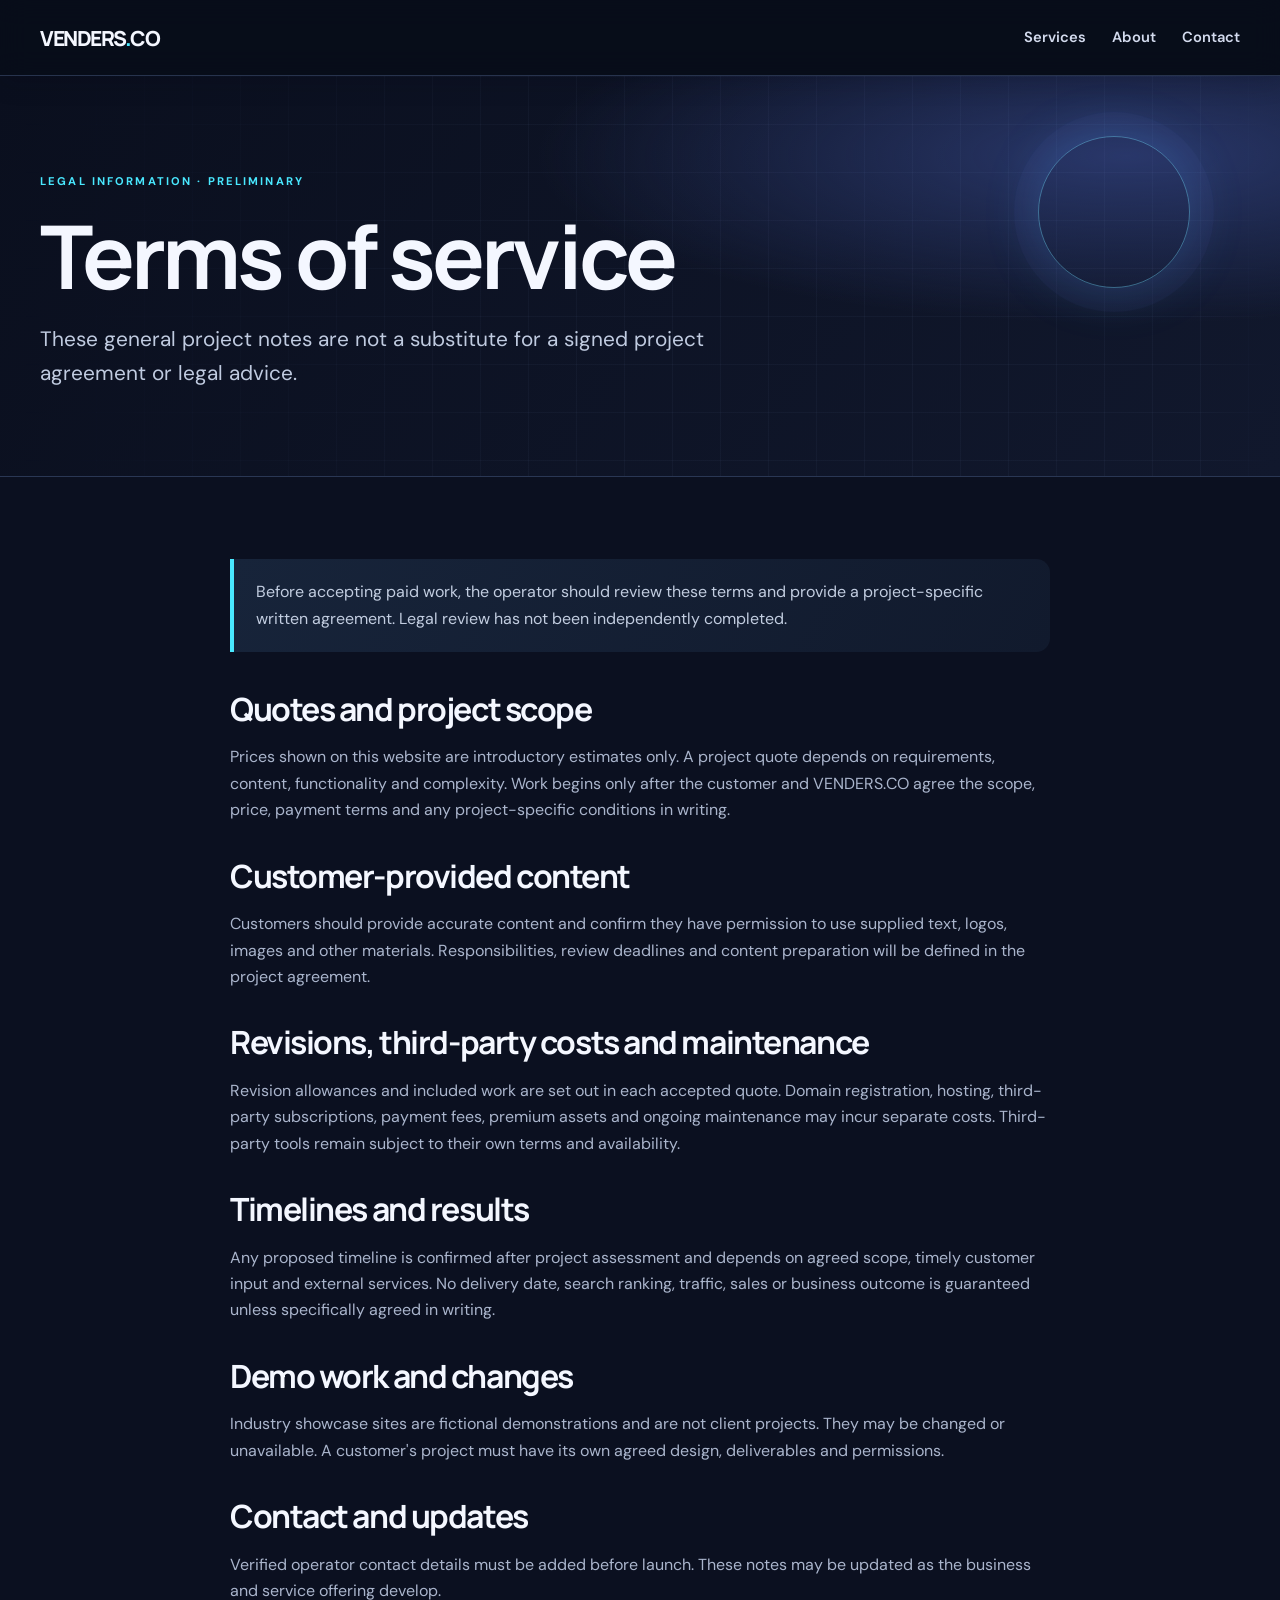
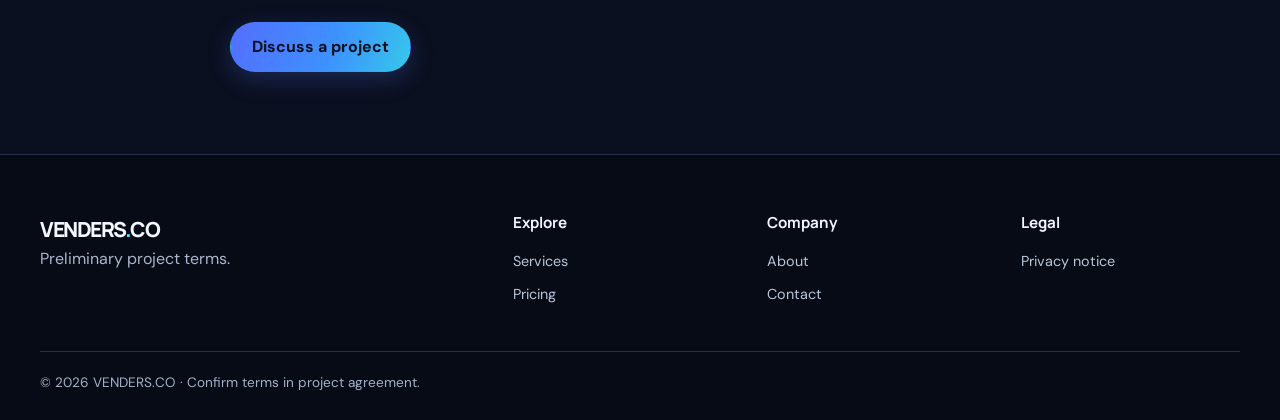
<file: terms.html>
<!doctype html><html lang="en-ZA"><head><meta charset="utf-8"><meta name="viewport" content="width=device-width,initial-scale=1"><title>Terms of Service | VENDERS.CO</title><meta name="description" content="Read the preliminary service terms for VENDERS.CO website projects. Final project agreements must be confirmed in writing."><meta property="og:title" content="Terms of service | VENDERS.CO"><meta property="og:description" content="Preliminary project information for VENDERS.CO customers."><meta property="og:type" content="website"><link rel="icon" href="favicon.svg"><link rel="stylesheet" href="assets/css/styles.css"><script src="assets/js/config.js" defer></script><script src="assets/js/main.js" defer></script></head><body><a class="skip-link" href="#main">Skip to content</a><header class="site-header"><div class="wrap nav-inner"><a class="logo" href="index.html">VENDERS<span>.</span>CO</a><button class="menu-toggle" aria-expanded="false" aria-controls="primary-nav" aria-label="Open menu">☰</button><nav class="nav-links" id="primary-nav" aria-label="Main navigation"><a href="services.html">Services</a><a href="about.html">About</a><a href="contact.html">Contact</a></nav></div></header><main id="main"><section class="page-hero"><div class="wrap"><div class="eyebrow">Legal information · preliminary</div><h1>Terms of service</h1><p class="lead">These general project notes are not a substitute for a signed project agreement or legal advice.</p></div></section><section class="section-sm"><div class="wrap" style="max-width:820px"><div class="quote-note">Before accepting paid work, the operator should review these terms and provide a project-specific written agreement. Legal review has not been independently completed.</div><h2 style="font-size:2rem;margin-top:40px">Quotes and project scope</h2><p>Prices shown on this website are introductory estimates only. A project quote depends on requirements, content, functionality and complexity. Work begins only after the customer and VENDERS.CO agree the scope, price, payment terms and any project-specific conditions in writing.</p><h2 style="font-size:2rem;margin-top:35px">Customer-provided content</h2><p>Customers should provide accurate content and confirm they have permission to use supplied text, logos, images and other materials. Responsibilities, review deadlines and content preparation will be defined in the project agreement.</p><h2 style="font-size:2rem;margin-top:35px">Revisions, third-party costs and maintenance</h2><p>Revision allowances and included work are set out in each accepted quote. Domain registration, hosting, third-party subscriptions, payment fees, premium assets and ongoing maintenance may incur separate costs. Third-party tools remain subject to their own terms and availability.</p><h2 style="font-size:2rem;margin-top:35px">Timelines and results</h2><p>Any proposed timeline is confirmed after project assessment and depends on agreed scope, timely customer input and external services. No delivery date, search ranking, traffic, sales or business outcome is guaranteed unless specifically agreed in writing.</p><h2 style="font-size:2rem;margin-top:35px">Demo work and changes</h2><p>Industry showcase sites are fictional demonstrations and are not client projects. They may be changed or unavailable. A customer's project must have its own agreed design, deliverables and permissions.</p><h2 style="font-size:2rem;margin-top:35px">Contact and updates</h2><p>Verified operator contact details must be added before launch. These notes may be updated as the business and service offering develop.</p><a class="btn" href="contact.html">Discuss a project</a></div></section></main><footer class="footer"><div class="wrap"><div class="footer-grid"><div><a class="logo" href="index.html">VENDERS<span style="color:var(--lime)">.</span>CO</a><p>Preliminary project terms.</p></div><div><h3>Explore</h3><div class="footer-links"><a href="services.html">Services</a><a href="pricing.html">Pricing</a></div></div><div><h3>Company</h3><div class="footer-links"><a href="about.html">About</a><a href="contact.html">Contact</a></div></div><div><h3>Legal</h3><div class="footer-links"><a href="privacy.html">Privacy notice</a></div></div></div><div class="footer-bottom"><span>© 2026 VENDERS.CO · Confirm terms in project agreement.</span></div></div></footer></body></html>
</file>
<file: assets/css/styles.css>
@import url('https://fonts.googleapis.com/css2?family=DM+Sans:wght@400;500;600;700&family=Manrope:wght@400;500;600;700;800&display=swap');
:root{--ink:#17201e;--muted:#5d6965;--paper:#f7f7f2;--white:#fff;--line:#dfe4df;--lime:#c8f169;--blue:#4267ff;--dark:#17201e;--radius:20px;--shadow:0 20px 60px #17201e12;--font:'DM Sans',Arial,sans-serif;--display:'Manrope',Arial,sans-serif}
*{box-sizing:border-box}html{scroll-behavior:smooth}body{margin:0;background:var(--paper);color:var(--ink);font:16px/1.65 var(--font)}a{color:inherit;text-decoration:none}a:hover{color:var(--blue)}button,input,select,textarea{font:inherit}img{max-width:100%;height:auto}h1,h2,h3,h4{font-family:var(--display);line-height:1.08;letter-spacing:-.045em;margin:0 0 18px}h1{font-size:clamp(3rem,8vw,6.4rem);max-width:900px}h2{font-size:clamp(2.2rem,5vw,4rem)}h3{font-size:1.35rem;letter-spacing:-.03em}p{margin:0 0 18px;color:var(--muted)}.wrap{width:min(1160px,calc(100% - 40px));margin:auto}.section{padding:100px 0}.section-sm{padding:70px 0}.eyebrow{font-size:.76rem;text-transform:uppercase;letter-spacing:.15em;font-weight:700;color:#4c6858;margin-bottom:18px}.lead{font-size:clamp(1.1rem,2vw,1.3rem);max-width:670px}.tag{display:inline-flex;padding:7px 12px;background:#edf3df;border-radius:100px;font-size:.77rem;font-weight:700;color:#29412d}.btn{display:inline-flex;align-items:center;justify-content:center;gap:9px;min-height:50px;padding:0 21px;border:1px solid var(--ink);border-radius:100px;background:var(--ink);color:#fff;font-weight:700;transition:transform .2s,background .2s}.btn:hover{color:#fff;background:#34413c;transform:translateY(-2px)}.btn.secondary{background:transparent;color:var(--ink)}.btn.secondary:hover{background:#fff}.btn.lime{background:var(--lime);border-color:var(--lime);color:var(--ink)}.btn.small{min-height:42px;padding:0 16px;font-size:.9rem}.button-row{display:flex;flex-wrap:wrap;gap:12px;margin-top:28px}.site-header{height:78px;display:flex;align-items:center;position:sticky;top:0;z-index:20;background:#f7f7f2ed;backdrop-filter:blur(14px);border-bottom:1px solid #e8ebe6}.nav-inner{display:flex;align-items:center;justify-content:space-between;gap:22px}.logo{font:800 1.3rem var(--display);letter-spacing:-.08em}.logo span{color:var(--blue)}.nav-links{display:flex;align-items:center;gap:26px;font-size:.92rem;font-weight:600}.nav-links a:not(.btn):hover{color:var(--blue)}.menu-toggle{display:none;border:1px solid var(--line);background:transparent;border-radius:50%;width:44px;height:44px;font-size:1.2rem}.hero{padding:90px 0 75px;overflow:hidden}.hero-grid{display:grid;grid-template-columns:1.05fr .95fr;align-items:center;gap:50px}.hero h1 span{color:var(--blue)}.hero-art{min-height:450px;background:#e8eee6;border-radius:28px;position:relative;overflow:hidden;padding:30px;display:flex;align-items:flex-end}.hero-art:before{content:'';position:absolute;width:390px;height:390px;border-radius:50%;background:var(--lime);top:20px;right:-75px}.hero-art:after{content:'V';position:absolute;font:800 20rem/.8 var(--display);color:#fff;top:35px;left:35px;transform:rotate(-12deg)}.hero-card{position:relative;z-index:1;background:#fff;padding:22px;border-radius:18px;width:min(290px,90%);box-shadow:var(--shadow)}.hero-card strong{display:block;font:700 1.1rem var(--display);margin:7px 0}.hero-card p{font-size:.88rem;margin:0}.hero-orbit{position:absolute;right:25px;bottom:30px;background:var(--dark);color:#fff;padding:15px 20px;border-radius:40px;z-index:2;font-size:.83rem}.grid{display:grid;gap:18px}.grid-2{grid-template-columns:repeat(2,1fr)}.grid-3{grid-template-columns:repeat(3,1fr)}.grid-4{grid-template-columns:repeat(4,1fr)}.card{background:#fff;border:1px solid var(--line);border-radius:var(--radius);padding:26px;box-shadow:0 8px 24px #17201e05}.card p:last-child{margin-bottom:0}.icon{width:46px;height:46px;border-radius:14px;background:#edf3df;display:grid;place-items:center;font-size:1.3rem;margin-bottom:23px}.card-link{display:inline-flex;margin-top:14px;font-weight:700;color:var(--ink)}.section-head{display:flex;justify-content:space-between;align-items:end;gap:30px;margin-bottom:38px}.section-head>div{max-width:670px}.soft{background:#edf0e9}.dark-section{background:var(--dark);color:#fff}.dark-section p{color:#bbc4be}.dark-section .eyebrow{color:var(--lime)}.showcase-visual{height:185px;border-radius:16px;margin:-8px -8px 22px;position:relative;overflow:hidden;background:linear-gradient(135deg,#e5c6b4,#704f50)}.showcase-visual:after{content:'';position:absolute;background:#fff9;border-radius:18px;width:55%;height:62%;right:10%;bottom:10%;box-shadow:-55px -28px 0 -8px #fff8}.showcase-visual.food{background:linear-gradient(145deg,#eaa74e,#772f1a)}.showcase-visual.trade{background:linear-gradient(145deg,#bac9bd,#334943)}.showcase-visual.retail{background:linear-gradient(145deg,#bca0e9,#47356b)}.showcase-visual.clean{background:linear-gradient(145deg,#a5d9df,#2c7191)}.showcase-visual.edu{background:linear-gradient(145deg,#f0d27e,#56694d)}.showcase-visual.photo{background:linear-gradient(145deg,#b6bdc5,#333844)}.showcase-visual.auto{background:linear-gradient(145deg,#c1c4c3,#222)}.showcase-visual.stay{background:linear-gradient(145deg,#bdd8bd,#38644e)}.filter-row{display:flex;gap:8px;overflow:auto;padding-bottom:12px;margin-bottom:25px}.filter-btn{white-space:nowrap;background:#fff;border:1px solid var(--line);padding:9px 14px;border-radius:30px;cursor:pointer;font-weight:600;color:var(--ink)}.filter-btn[aria-pressed=true]{background:var(--ink);color:white;border-color:var(--ink)}.industry-card[hidden]{display:none}.price{font:800 2rem var(--display);letter-spacing:-.06em;color:var(--ink)}.price small{font:500 .9rem var(--font);letter-spacing:0;color:var(--muted)}ul.check-list{list-style:none;margin:20px 0;padding:0}ul.check-list li{padding:8px 0;border-bottom:1px solid var(--line);color:var(--muted)}ul.check-list li:before{content:'✓';color:#50754f;font-weight:800;margin-right:10px}.steps{counter-reset:step}.step{position:relative;padding:25px 20px 22px 62px;border-top:1px solid #ffffff35}.step:before{counter-increment:step;content:'0' counter(step);position:absolute;left:12px;top:22px;color:var(--lime);font-weight:700}.faq-item{border-bottom:1px solid var(--line)}.faq-item summary{padding:20px 36px 20px 0;cursor:pointer;font-weight:700;list-style:none;position:relative}.faq-item summary:after{content:'+';position:absolute;right:5px;font-size:1.4rem}.faq-item[open] summary:after{content:'−'}.faq-item p{max-width:760px;padding-bottom:12px}.page-hero{padding:78px 0 58px}.page-hero h1{font-size:clamp(2.8rem,7vw,5.2rem)}.split{display:grid;grid-template-columns:1fr 1fr;gap:45px;align-items:start}.price-card{position:relative}.price-card.featured{border:2px solid var(--ink)}.price-card .tag{margin-bottom:18px}.quote-note{background:#eef3e8;border-left:4px solid var(--lime);padding:20px 22px;border-radius:0 14px 14px 0;color:#45524b}.form-grid{display:grid;grid-template-columns:1fr 1fr;gap:17px}.field{display:flex;flex-direction:column;gap:7px}.field.full{grid-column:1/-1}.field label{font-weight:700;font-size:.9rem}.field input,.field textarea,.field select{width:100%;border:1px solid #cbd3cd;background:white;border-radius:11px;padding:13px 14px;color:var(--ink)}.field textarea{min-height:130px;resize:vertical}.field input:focus,.field textarea:focus,.field select:focus{outline:3px solid #4267ff36;border-color:var(--blue)}.form-status{padding:14px;background:#edf3df;border-radius:12px;margin-top:15px;display:none}.form-status:not(:empty){display:block}.footer{background:#17201e;color:#fff;padding:60px 0 25px}.footer p{color:#b6c0ba}.footer-grid{display:grid;grid-template-columns:2fr 1fr 1fr 1fr;gap:35px}.footer h3{font-size:.95rem;letter-spacing:0}.footer-links{display:grid;gap:9px;color:#bec7c2;font-size:.9rem}.footer-bottom{border-top:1px solid #ffffff24;margin-top:45px;padding-top:20px;display:flex;justify-content:space-between;gap:20px;color:#bbc4be;font-size:.85rem}.notice{font-size:.9rem;padding:14px 16px;border:1px solid var(--line);border-radius:12px;color:var(--muted)}.reveal{animation:rise .65s both}@keyframes rise{from{opacity:0;transform:translateY(16px)}to{opacity:1;transform:none}}:focus-visible{outline:3px solid var(--cyan);outline-offset:4px}.skip-link{position:absolute;top:-50px;left:10px;background:#fff;padding:10px;z-index:100}.skip-link:focus{top:10px}
@media(max-width:900px){.nav-links{gap:15px}.grid-4{grid-template-columns:repeat(2,1fr)}.hero-grid{gap:28px}.hero-art{min-height:380px}.footer-grid{grid-template-columns:1fr 1fr}.section{padding:78px 0}}
@media(max-width:680px){.wrap{width:min(100% - 32px,1160px)}.site-header{height:68px}.menu-toggle{display:grid;place-items:center}.nav-links{display:none;position:absolute;top:68px;left:0;right:0;padding:18px 22px 25px;background:var(--paper);border-bottom:1px solid var(--line);align-items:stretch;flex-direction:column;gap:13px}.nav-links.open{display:flex}.nav-links a{padding:8px 2px}.nav-links .btn{align-self:flex-start}.hero{padding:55px 0 50px}.hero-grid,.split{grid-template-columns:1fr}.hero-art{min-height:330px}.hero-art:after{font-size:15rem}.section{padding:65px 0}.section-sm{padding:50px 0}.section-head{display:block}.section-head .btn{margin-top:12px}.grid-3,.grid-2,.grid-4{grid-template-columns:1fr}.form-grid{grid-template-columns:1fr}.field.full{grid-column:auto}.footer-grid{grid-template-columns:1fr 1fr}.footer-grid>div:first-child{grid-column:1/-1}.footer-bottom{flex-direction:column}.page-hero{padding:55px 0 35px}h1{font-size:clamp(2.7rem,14vw,4.5rem)}}
@media(prefers-reduced-motion:reduce){*,*::before,*::after{scroll-behavior:auto!important;animation-duration:.01ms!important;animation-iteration-count:1!important;transition-duration:.01ms!important}}

/* VENDERS.CO studio art direction — layered onto the existing component system. */
:root{--ink:#f4f7ff;--muted:#aab5cc;--paper:#0b1020;--white:#121a2d;--line:#26324b;--lime:#49e8ff;--blue:#637dff;--dark:#080d19;--radius:22px;--shadow:0 24px 70px #0206118c;--cyan:#49e8ff;--violet:#9474ff;--coral:#ff876c;--surface:#111a2d;--surface-raised:#17233a;--space-1:.5rem;--space-2:1rem;--space-3:1.5rem;--space-4:2rem;--space-5:3rem;--space-6:4rem;--font:'DM Sans',Arial,sans-serif;--display:'Manrope',Arial,sans-serif}
html{background:var(--paper)}body{background:var(--paper);color:var(--ink);overflow-x:hidden}p{color:var(--muted)}a:hover{color:var(--cyan)}h1,h2,h3{color:var(--ink)}.wrap{width:min(1200px,calc(100% - 48px))}.section{position:relative;padding:clamp(76px,9vw,120px) 0}.section-sm{padding:clamp(52px,7vw,82px) 0}.eyebrow{color:var(--cyan);letter-spacing:.19em;font-size:.7rem}.lead{color:#d1d9eb}.tag{background:#152940;color:#a8f4ff;border:1px solid #294b64}.notice{background:#111a2d;border-color:#34425e;color:#bdc9dd}.card{background:linear-gradient(145deg,#151e32,#101727 70%);border-color:#293650;box-shadow:0 18px 44px #03071355;position:relative;overflow:hidden}.card:after{content:'';position:absolute;inset:0 auto auto 0;width:72px;height:2px;background:linear-gradient(90deg,var(--cyan),transparent);opacity:.8}.card:hover{transform:translateY(-5px);border-color:#526b9b;box-shadow:0 24px 54px #02061199}.card,.btn,.filter-btn,.nav-links a{transition:transform .24s ease,border-color .24s ease,background .24s ease,color .24s ease,box-shadow .24s ease}.icon{background:linear-gradient(140deg,#163752,#252449);border:1px solid #31607c;color:#8aeeff;box-shadow:inset 0 0 22px #4196d61c;font-size:0;position:relative}.icon:before,.icon:after{content:'';position:absolute;border:1px solid currentColor;border-radius:8px;transform:rotate(-12deg)}.icon:before{width:18px;height:22px;left:12px;top:10px}.icon:after{width:12px;height:16px;left:20px;top:14px;background:#182640}
.site-header{height:76px;background:#080d19eF;border-bottom:1px solid #27334d;box-shadow:0 7px 25px #03071325}.logo{color:#f4f7ff;letter-spacing:-.07em}.logo span{color:var(--cyan)}.nav-links{color:#d3dbee}.nav-links a:not(.btn):hover{color:var(--cyan)}.menu-toggle{color:#fff;border-color:#34415c;background:#111a2d}.skip-link{color:#111;background:#fff}.btn{background:linear-gradient(110deg,#546eff,#3d91ff 56%,#35c8ea);border-color:transparent;color:#07101e;box-shadow:0 8px 24px #527dff36}.btn:hover{background:linear-gradient(110deg,#7186ff,#53aaff 56%,#56e2ef);color:#07101e;box-shadow:0 10px 30px #55a5ff55}.btn.secondary{background:transparent;border-color:#66799f;color:#e7eeff;box-shadow:none}.btn.secondary:hover{background:#18243b;border-color:var(--cyan);color:#fff}.btn.lime{background:var(--cyan);border-color:var(--cyan);color:#07101e;box-shadow:0 8px 28px #49e8ff30}.btn.small{color:#06111e}.button-row{gap:14px}
.hero{position:relative;isolation:isolate;overflow:hidden;padding:clamp(65px,8vw,105px) 0 88px;background:radial-gradient(ellipse at 80% 42%,#26386a 0,transparent 37%),radial-gradient(ellipse at 5% 110%,#122948 0,transparent 42%),linear-gradient(125deg,#090e1b 10%,#0b1224 68%,#101631)}.hero:before,.page-hero:before{content:'';position:absolute;z-index:-1;inset:0;background-image:linear-gradient(#a9c3ff0a 1px,transparent 1px),linear-gradient(90deg,#a9c3ff0a 1px,transparent 1px);background-size:48px 48px;mask-image:linear-gradient(90deg,transparent,#000 42%,#000 94%,transparent)}.hero:after{content:'';position:absolute;z-index:-1;right:-14vw;top:-38vw;width:70vw;height:70vw;max-width:880px;max-height:880px;border:1px solid #86aaff22;border-radius:50%;box-shadow:0 0 0 70px #86aaff08,0 0 0 150px #86aaff05;pointer-events:none}.hero-grid{grid-template-columns:1fr 1fr;gap:55px;position:relative;z-index:1}.hero h1{max-width:680px;font-size:clamp(3.35rem,7.2vw,6.25rem);letter-spacing:-.075em}.hero h1 span{background:linear-gradient(100deg,#78a3ff,#48e8ff 72%);-webkit-background-clip:text;background-clip:text;color:transparent}.hero .lead{max-width:600px}.hero .eyebrow{color:#8deeff}.hero .notice{display:inline-block;width:fit-content;margin-top:22px!important;color:#bac9df;background:#141f35d9}.hero-art{min-height:490px;border:1px solid #91a9ff42;border-radius:30px;background:radial-gradient(circle at 72% 20%,#61e7ff52 0,transparent 24%),radial-gradient(circle at 25% 78%,#795eff46 0,transparent 34%),linear-gradient(145deg,#182445,#10192c 70%);box-shadow:0 35px 90px #02061199,inset 0 1px #ffffff18;isolation:isolate}.hero-art:before{content:'';position:absolute;z-index:0;inset:8% 9% 18%;border:1px solid #a5c2ff40;border-radius:18px;transform:rotate(-5deg);background:linear-gradient(130deg,#6da7ff16,#131f35 52%,#51e2ff12);box-shadow:0 28px 52px #02061177}.hero-art:after{content:'';position:absolute;z-index:0;top:16%;left:16%;width:110px;height:110px;border-radius:50%;background:radial-gradient(circle at 35% 32%,#d7fbff,#55dfff 28%,#3974ff 63%,#804dff);box-shadow:0 0 50px #41caff86,0 0 100px #576dff3a;transform:none;font-size:0}.hero-card{z-index:2;width:min(330px,76%);margin:0 0 27px 28px;border:1px solid #ffffff25;background:#0b1325ed;color:#fff;backdrop-filter:blur(14px);box-shadow:0 18px 60px #02061199}.hero-card .tag{background:#142e44}.hero-card strong{font:700 1.35rem/1.2 var(--display);letter-spacing:-.04em}.hero-card p{color:#bbc8dc}.hero-orbit{z-index:2;right:25px;bottom:36px;color:#06111e;background:var(--cyan);font-weight:700;box-shadow:0 0 32px #49e8ff5c}.reveal{animation:rise .65s both}
.section-head{margin-bottom:44px}.section-head>div{max-width:750px}.section-head h2,.section h2{letter-spacing:-.065em}.section:not(.soft):not(.dark-section){background:linear-gradient(180deg,#0b1020,#0d1425 100%)}.section.soft{background:linear-gradient(130deg,#121d33,#10182a 60%,#171a35);border-top:1px solid #273550;border-bottom:1px solid #273550}.section.dark-section{background:radial-gradient(ellipse at 90% 12%,#22285d,#0a0f1d 60%);border-block:1px solid #26324b}.dark-section p{color:#b1bfd5}.dark-section .eyebrow{color:var(--cyan)}.steps{gap:10px}.step{border-color:#39435c}.step:before{color:var(--cyan)}.card h3,.step h3{color:#f5f8ff}.card-link{color:#9defff}.card-link:hover{color:#fff}.check-list li{border-color:#2c3851;color:#b5c2d9}.check-list li:before{color:#55e0e8}.faq-item{border-color:#34405a}.faq-item summary{color:#edf2ff}.faq-item p{color:#b4c1d8}.page-hero{position:relative;isolation:isolate;overflow:hidden;background:radial-gradient(ellipse at 88% 20%,#29376a,transparent 37%),linear-gradient(125deg,#0a0f1e,#11182d);padding:clamp(60px,8vw,96px) 0 68px;border-bottom:1px solid #2a3754}.page-hero .wrap{position:relative;z-index:1}.page-hero h1{font-size:clamp(3.1rem,7vw,5.5rem)}.page-hero .lead{color:#c0cbe0}.page-hero:after{content:'';position:absolute;right:7%;top:15%;width:150px;height:150px;border-radius:50%;border:1px solid #72dbff68;box-shadow:0 0 0 24px #7c8bff0a,0 0 55px #4daeff38}.price{color:#9cf1ff}.price-card.featured{border-color:#5f8dff;box-shadow:0 0 0 1px #5f8dff55,0 24px 65px #0307138c}.price-card.featured:before{content:'';position:absolute;inset:0 0 auto;height:3px;background:linear-gradient(90deg,var(--blue),var(--cyan),var(--violet))}.quote-note{background:linear-gradient(120deg,#17243a,#111a2d);border-color:var(--cyan);color:#c2cde0}.field label{color:#e4ebfa}.field input,.field textarea,.field select{background:#0c1425;border-color:#34415c;color:#f0f4ff}.field input::placeholder,.field textarea::placeholder{color:#8997b1}.field input:focus,.field textarea:focus,.field select:focus{outline-color:#49e8ff4d;border-color:var(--cyan)}.form-status{background:#142c3d;color:#d8faff;border:1px solid #28768d}.footer{background:#070b15;border-top:1px solid #27334d}.footer p{color:#aab6cc}.footer-links{color:#bac6da}.footer-bottom{border-color:#26324b;color:#a4b1c9}.footer h3{color:#f1f5ff}.footer .logo span{color:var(--cyan)}.filter-row{scrollbar-color:#42577c #111a2d}.filter-btn{background:#121c30;color:#cdd8ec;border-color:#35425d}.filter-btn:hover{border-color:#6ea8ff;color:#fff;transform:translateY(-1px)}.filter-btn[aria-pressed=true]{background:linear-gradient(110deg,#506cff,#269cca);border-color:transparent;color:#07101e}.showcase-visual{height:210px;border:1px solid #526280;background:radial-gradient(ellipse at 70% 25%,#55cfff 0,transparent 24%),linear-gradient(135deg,#273a63,#141d35 70%);box-shadow:0 16px 32px #03071370;isolation:isolate}.showcase-visual:before{content:'';position:absolute;z-index:1;top:13px;left:14px;width:calc(100% - 28px);height:16px;border-radius:5px 5px 0 0;background:linear-gradient(90deg,#29344b 0 40px,transparent 40px),radial-gradient(circle at 8px 8px,#ff927d 2px,transparent 3px),radial-gradient(circle at 17px 8px,#ffd477 2px,transparent 3px),radial-gradient(circle at 26px 8px,#72e6c0 2px,transparent 3px),#1b2943;border:1px solid #7283a34d}.showcase-visual:after{z-index:0;right:10%;bottom:11%;width:67%;height:58%;border-radius:8px;background:linear-gradient(180deg,#f2f5ff 0 16%,#e9edfa 17% 100%);box-shadow:-70px -30px 0 -8px #ffffffc9,0 17px 35px #0307136e}.showcase-visual.food{background:radial-gradient(circle at 69% 55%,#e7a346 0 13%,#802f23 14% 24%,transparent 25%),linear-gradient(130deg,#512822,#d95f38 55%,#2a1e25)}.showcase-visual.trade{background:linear-gradient(140deg,#2c564f,#182935 55%,#5b8970)}.showcase-visual.retail{background:linear-gradient(140deg,#5b3e91,#b067c8 58%,#201d3f)}.showcase-visual.clean{background:linear-gradient(140deg,#147f9d,#a0eef5 70%,#28396a)}.showcase-visual.edu{background:linear-gradient(140deg,#826b35,#d2af58 55%,#243b3b)}.showcase-visual.photo{background:linear-gradient(140deg,#27304e,#7b8297 50%,#252b3d)}.showcase-visual.auto{background:linear-gradient(140deg,#343844,#92959f 55%,#141923)}.showcase-visual.stay{background:linear-gradient(140deg,#1c604c,#9dc59a 55%,#243b38)}.industry-card .showcase-visual{margin:-8px -8px 22px}.industry-card .btn.small{margin-top:10px}.industry-card .tag{font-size:.68rem;line-height:1.3}.hero .button-row{margin-top:26px}.section:has(.showcase-visual){background:radial-gradient(ellipse at 12% 30%,#1d2d52,#0a1020 68%);overflow:hidden}.section:has(.showcase-visual):before{content:'V / C';position:absolute;right:4vw;top:4%;font:800 clamp(7rem,18vw,18rem)/.8 var(--display);letter-spacing:-.1em;color:#fff;opacity:.025;pointer-events:none}.section:has(.showcase-visual) .card{background:#121c30;border-color:#34445f}.section:has(.showcase-visual) .card:hover{border-color:#5e81cf}
@media(max-width:900px){.hero-grid{grid-template-columns:1fr 1fr}.hero-art{min-height:410px}.showcase-visual{height:185px}}
@media(max-width:680px){.wrap{width:min(100% - 32px,1200px)}.site-header{background:#080d19f5}.nav-links{background:#0b1121;border-color:#2b3650;box-shadow:0 18px 30px #030713aa}.nav-links a{color:#e4ebfb}.nav-links .btn{color:#07101e}.hero{padding:54px 0 58px}.hero-grid{grid-template-columns:1fr;gap:32px}.hero h1{font-size:clamp(3.05rem,14vw,4.7rem)}.hero-art{min-height:330px;border-radius:23px}.hero-art:before{inset:8% 7% 19%}.hero-art:after{width:75px;height:75px;top:15%;left:15%}.hero-card{padding:18px;margin:0 0 20px 18px}.hero-orbit{right:14px;bottom:23px;font-size:.75rem}.section{padding:68px 0}.section:has(.showcase-visual){padding-top:72px;padding-bottom:72px}.section-head{margin-bottom:30px}.showcase-visual{height:200px}.page-hero{padding:54px 0 48px}.page-hero:after{width:90px;height:90px;right:4%;top:10%}.card{padding:23px}.industry-card .showcase-visual{margin:-6px -6px 20px}.footer{padding:48px 0 24px}.btn{min-height:48px}}
@media(hover:none){.card:hover,.btn:hover{transform:none}}
@media(max-width:800px) and (min-width:681px){.menu-toggle{display:grid;place-items:center}.nav-links{display:none;position:absolute;top:76px;left:0;right:0;padding:18px 24px 25px;background:#0b1121;border-bottom:1px solid #2b3650;align-items:stretch;flex-direction:column;gap:13px}.nav-links.open{display:flex}.nav-links a{padding:8px 2px}.nav-links .btn{align-self:flex-start}.hero-grid{grid-template-columns:1fr;gap:34px}.hero-art{min-height:380px}.split{grid-template-columns:1fr}.grid-3{grid-template-columns:repeat(2,minmax(0,1fr))}.section:has(.showcase-visual) .grid-3{grid-template-columns:repeat(2,minmax(0,1fr))}}

/* Portfolio browser previews use tiny, industry-specific page compositions. */
.showcase-visual{height:236px;border-radius:14px;background-color:#172442;background-image:radial-gradient(circle at 76% 70%,#5ad8ff66,transparent 29%),linear-gradient(145deg,#243a68,#121c34 70%)}
.showcase-visual:before{top:10px;left:10px;width:calc(100% - 20px);height:18px;background:radial-gradient(circle at 10px 9px,#ff917c 2px,transparent 3px),radial-gradient(circle at 20px 9px,#ffd276 2px,transparent 3px),radial-gradient(circle at 30px 9px,#75e5bc 2px,transparent 3px),linear-gradient(90deg,#24334f,#18243b);border-color:#8295bd66}
.showcase-visual:after{right:10px;bottom:10px;width:calc(100% - 20px);height:calc(100% - 38px);border:0;border-radius:0 0 8px 8px;background-color:#f3f1ed;background-image:linear-gradient(#7b6260,#7b6260),linear-gradient(#ad9992,#ad9992),linear-gradient(#d0c0b9,#d0c0b9),radial-gradient(ellipse at 50% 40%,#f0c9b7 0 16%,transparent 17%),linear-gradient(140deg,#9b6e60,#d8ac93);background-size:22% 5px,18% 4px,21% 4px,32% 74%,32% 74%;background-position:8% 29%,8% 39%,8% 48%,90% 80%,90% 80%;background-repeat:no-repeat;box-shadow:0 13px 24px #03071377}
.showcase-visual.food{background-image:radial-gradient(circle at 74% 46%,#ffcc7c4d,transparent 30%),linear-gradient(130deg,#552820,#dc6941 55%,#261c24)}
.showcase-visual.food:after{background-color:#f7efe2;background-image:linear-gradient(#963a2d,#963a2d),linear-gradient(#634338,#634338),linear-gradient(#a88262,#a88262),radial-gradient(circle at 50% 50%,#d98743 0 31%,#f1db9c 32% 39%,#faf0dc 40% 56%,transparent 57%),radial-gradient(circle at 39% 42%,#71864d 0 4%,transparent 5%),radial-gradient(circle at 59% 58%,#9e442e 0 5%,transparent 6%);background-size:24% 6px,20% 4px,18% 4px,43% 82%,43% 82%,43% 82%;background-position:8% 29%,8% 39%,8% 48%,91% 80%,91% 80%,91% 80%;background-repeat:no-repeat}
.showcase-visual.trade{background-image:linear-gradient(145deg,#335a4d,#152d34 55%,#91a58b)}
.showcase-visual.trade:after{background-color:#e9eee6;background-image:linear-gradient(#30483f,#30483f),linear-gradient(#698273,#698273),linear-gradient(#71867a,#71867a),linear-gradient(145deg,transparent 0 39%,#334c42 40% 49%,transparent 50%),linear-gradient(#dfd8c7,#dfd8c7);background-size:24% 6px,20% 4px,18% 4px,43% 82%,43% 82%;background-position:8% 29%,8% 39%,8% 48%,91% 80%,91% 80%;background-repeat:no-repeat}
.showcase-visual.retail{background-image:linear-gradient(135deg,#412e73,#c266a4 56%,#171d3a)}.showcase-visual.clean{background-image:linear-gradient(135deg,#096d8b,#6ed4d8 58%,#202b5c)}.showcase-visual.edu{background-image:linear-gradient(135deg,#65512b,#d4b567 58%,#253d3c)}.showcase-visual.photo{background-image:linear-gradient(135deg,#212a45,#8290a4 58%,#252737)}.showcase-visual.auto{background-image:linear-gradient(135deg,#1f2734,#77818e 55%,#151922)}.showcase-visual.stay{background-image:linear-gradient(135deg,#20594d,#9bbd91 56%,#1c3940)}

.showcase-visual.showcase-preview{height:auto;min-height:0;padding:7px;border-radius:14px;background:#101827;box-shadow:0 12px 28px #10182726}
.showcase-visual.showcase-preview:before,.showcase-visual.showcase-preview:after{display:none}
.preview-card{transition:transform .24s ease,box-shadow .24s ease}
.preview-card:hover,.preview-card:focus-within{transform:translateY(-3px);box-shadow:0 16px 34px #17201e16}
.preview-browser{overflow:hidden;border-radius:9px;background:#fff;color:#1d2824}
.preview-chrome{height:22px;display:flex;align-items:center;gap:5px;padding:0 9px;background:#f0f1f1;border-bottom:1px solid #e2e5e3}
.preview-chrome i{width:6px;height:6px;border-radius:50%;background:#dc887e}
.preview-chrome i:nth-child(2){background:#e4bc70}.preview-chrome i:nth-child(3){background:#76ae91}
.preview-chrome span{margin-left:7px;color:#738078;font-size:8px;letter-spacing:.04em}
.preview-site{--preview-accent:#a36f63;--preview-paper:#faf4ef;--preview-ink:#382b29;background:var(--preview-paper);color:var(--preview-ink)}
.preview-site-nav{height:31px;display:flex;align-items:center;justify-content:space-between;gap:5px;padding:0 10px;border-bottom:1px solid #453a3218}
.preview-site-nav strong{font:700 10px var(--display);white-space:nowrap}
.preview-site-nav span{font-size:8px;color:#655d57;white-space:nowrap}
.preview-site-nav>b{padding:4px 7px;background:var(--preview-ink);color:#fff;font-size:7px;letter-spacing:.04em;white-space:nowrap}
.preview-hero{height:136px;display:grid;grid-template-columns:1fr .83fr;align-items:stretch;gap:9px;padding:12px 11px 9px}
.preview-copy{display:flex;align-items:flex-start;justify-content:center;flex-direction:column;min-width:0}
.preview-copy>small{margin-bottom:6px;color:var(--preview-accent);font-size:7px;font-weight:800;letter-spacing:.13em}
.preview-copy>strong{font:700 clamp(16px,2vw,23px)/1.02 var(--display);letter-spacing:-.055em}
.preview-action{display:inline-flex;align-items:center;gap:7px;margin-top:9px;padding:5px 7px;background:var(--preview-ink);color:#fff;font-size:7px;font-weight:700;letter-spacing:.04em}
.preview-action i{font-style:normal;color:var(--lime)}
.preview-photo{position:relative;overflow:hidden;min-width:0;margin:0;border-radius:3px;background:#d9d1c6}
.preview-photo img{display:block;width:100%;height:100%;object-fit:cover;transition:transform .28s ease}
.preview-photo.image-unavailable{display:grid;place-items:center;padding:10px;background:#eee7de;color:#6d625b;text-align:center;font-size:9px}
.preview-photo .image-fallback[hidden]{display:none}
.preview-glow .preview-site{--preview-accent:#a36656;--preview-paper:#f8f1eb;--preview-ink:#3a2b2a}
.preview-glow .preview-site-nav strong{font-family:Georgia,serif;font-size:12px}
.preview-glow .preview-photo img{object-position:center 52%}
.preview-karoo .preview-site{--preview-accent:#c55231;--preview-paper:#faf3e6;--preview-ink:#30231d}
.preview-karoo .preview-site-nav{background:#fbf2e2}
.preview-karoo .preview-copy>strong{font-family:Georgia,serif}
.preview-karoo .preview-photo img{object-position:center 55%}
.preview-veld .preview-site{--preview-accent:#697b56;--preview-paper:#f0f1e9;--preview-ink:#1d2a25}
.preview-veld .preview-site-nav strong{font-size:9px;letter-spacing:.04em}
.preview-veld .preview-photo img{object-position:center 55%}
.preview-wizard .preview-site{--preview-accent:#72801d;--preview-paper:#eff1ed;--preview-ink:#171a1c}
.preview-wizard .preview-site-nav strong{font-size:8px;letter-spacing:.08em}
.preview-wizard .preview-photo img{object-position:center 48%}
.preview-form .preview-site{--preview-accent:#d04a36;--preview-paper:#f0eee8;--preview-ink:#17191a}
.preview-form .preview-site-nav strong{font:800 10px var(--display);letter-spacing:-.04em}
.preview-form .preview-copy>strong{font-family:Georgia,serif;font-style:italic;font-weight:500}
.preview-form .preview-photo img{object-position:center 42%}
.preview-haven .preview-site{--preview-accent:#ad7959;--preview-paper:#f3f0e9;--preview-ink:#252a27}
.preview-haven .preview-site-nav strong{font-family:Georgia,serif;font-size:10px}
.preview-haven .preview-copy>strong{font-family:Georgia,serif;font-weight:500}
.preview-haven .preview-photo img{object-position:center 52%}
.preview-kalahari .preview-site{--preview-accent:#b7814d;--preview-paper:#eee8dc;--preview-ink:#29261f}
.preview-kalahari .preview-site-nav{background:#29261f;color:#f4efe4}
.preview-kalahari .preview-site-nav span{color:#e0d5c4}
.preview-kalahari .preview-site-nav>b{background:#b7814d;color:#211f19}
.preview-kalahari .preview-copy>strong{font-family:Georgia,serif;font-weight:500}
.preview-kalahari .preview-photo img{object-position:center 55%}
.preview-details{display:grid;grid-template-columns:repeat(3,1fr);gap:5px;padding:7px 10px 9px;border-top:1px solid #453a3218}
.preview-details span{display:grid;gap:2px;min-width:0}
.preview-details small{color:#77756e;font-size:6px;font-weight:800;letter-spacing:.1em}
.preview-details b{overflow:hidden;color:var(--preview-ink);font-size:8px;text-overflow:ellipsis;white-space:nowrap}
@media(max-width:680px){.preview-hero{height:126px;grid-template-columns:1fr .76fr}.preview-site-nav span{display:none}.preview-copy>strong{font-size:19px}}
@media(hover:hover){.preview-card:hover .preview-photo img{transform:scale(1.04)}}
@media(prefers-reduced-motion:reduce){.preview-card,.preview-photo img{transition:none}.preview-card:hover,.preview-card:focus-within{transform:none}}

.home-page main>section:not(.hero){display:none}
.home-page .hero:before,.home-page .hero:after{display:none}
.home-page .hero{display:flex;align-items:center;min-height:calc(100svh - 76px);padding:clamp(38px,7vh,82px) 0;background:radial-gradient(ellipse at 83% 50%,#17274b 0,transparent 38%),linear-gradient(125deg,#090e1b,#0b1224 72%,#101631)}
.home-page .hero-grid{grid-template-columns:minmax(0,.85fr) minmax(0,1.15fr);align-items:center;gap:clamp(26px,5vw,72px)}
.home-page .hero .reveal{max-width:510px}
.home-page .hero h1{font-size:clamp(3rem,6.5vw,5.5rem)}
.home-page .hero .lead{max-width:440px;color:#c5d0e5}
.home-page .home-options{display:grid;grid-template-columns:repeat(4,minmax(0,1fr));align-items:center;justify-items:center;gap:clamp(8px,1.5vw,18px);max-width:640px;width:100%;justify-self:end}
.home-options-label{grid-column:1/-1;justify-self:start;margin:0 0 4px 3%;color:#91eafd;font-size:.7rem;font-weight:700;letter-spacing:.18em;text-transform:uppercase}
.option-bubble{position:relative;display:flex;flex-direction:column;align-items:center;justify-content:center;gap:3px;width:min(100%,136px);aspect-ratio:1;border:1px solid #7183a84d;border-radius:50%;padding:10px;background:radial-gradient(circle at 32% 25%,#263958,#111a2e 72%);box-shadow:0 14px 34px #03071370,inset 0 1px #ffffff18;color:#f1f6ff;text-align:center;font-size:clamp(.68rem,.9vw,.84rem);font-weight:700;line-height:1.25;transition:transform .22s ease,border-color .22s ease,box-shadow .22s ease}
.option-bubble:hover{transform:translateY(-4px) scale(1.025);border-color:#7fe9ff;box-shadow:0 18px 40px #0307139c,0 0 20px #49e8ff20;color:#fff}
.option-bubble:focus-visible{outline:3px solid #55e8ff;outline-offset:4px}
.option-pricing{width:min(100%,150px);background:radial-gradient(circle at 32% 25%,#397ac0,#203c76 72%);border-color:#80c9ff88}
.option-bubble span,.option-bubble small{font-size:.68em;font-weight:500;opacity:.8}
.option-bubble strong{font-size:1.15em}
.option-beauty{background:radial-gradient(circle at 30% 24%,#854b73,#30223c 72%)}
.option-food{background:radial-gradient(circle at 30% 24%,#ae653b,#43251f 72%)}
.option-home{background:radial-gradient(circle at 30% 24%,#526c52,#202e2b 72%)}
.option-auto{background:radial-gradient(circle at 30% 24%,#547392,#1d2938 72%)}
.option-retail{background:radial-gradient(circle at 30% 24%,#735d9b,#29233d 72%)}
.option-stay{background:radial-gradient(circle at 30% 24%,#748051,#293327 72%)}
.option-property{background:radial-gradient(circle at 30% 24%,#946d57,#332923 72%)}
@media(max-width:900px){.home-page .hero{min-height:auto;padding:68px 0}.home-page .hero-grid{grid-template-columns:1fr;gap:42px}.home-page .home-options{justify-self:start;max-width:680px}}
@media(max-width:600px){.home-page .hero{padding:54px 0 62px}.home-page .hero-grid{gap:30px}.home-page .hero h1{font-size:clamp(2.9rem,12vw,4.5rem)}.home-page .home-options{grid-template-columns:repeat(2,minmax(0,1fr));max-width:390px;gap:12px}.home-options-label{margin-left:0}.option-bubble{width:min(100%,136px);font-size:.82rem}.option-pricing{width:min(100%,145px)}}
@media(prefers-reduced-motion:reduce){.option-bubble{transition:none}.option-bubble:hover{transform:none}}

.home-page{--home-bg:#080c16;--home-surface:#111827;--home-line:#ffffff18;--home-text:#f4f7ff;--home-muted:#b2bed2;--home-blue:#6487ff;--home-cyan:#58ddf4;background:var(--home-bg);color:var(--home-text);overflow-x:hidden}
.home-page main>section:not(.hero){display:block}
.home-page .site-header{height:78px;background:#080c16d9;border-bottom:1px solid #ffffff14;backdrop-filter:blur(18px)}
.home-page .logo{color:#f5f7ff}
.home-page .nav-links{color:#d5deee}
.home-page .nav-links a:not(.btn):hover{color:var(--home-cyan)}
.home-page .menu-toggle{color:#f5f7ff;border-color:#ffffff30;background:#ffffff0a}
.home-page .hero{padding:0;min-height:calc(100svh - 78px);display:flex;align-items:center;isolation:isolate;overflow:hidden;background:#080c16}
.home-hero-backdrop{position:absolute;inset:0;z-index:-2;background-image:linear-gradient(90deg,#080c16f2 0%,#080c16db 37%,#080c1691 68%,#080c16bd 100%),linear-gradient(0deg,#080c16 0%,transparent 36%,#080c1652 100%),url('https://images.unsplash.com/photo-1519608487953-e999c86e7455?auto=format&fit=crop&w=2400&q=85');background-position:center,center,center 48%;background-size:cover;background-color:#11182c}
.home-hero-backdrop:after{content:'';position:absolute;inset:0;background:radial-gradient(ellipse at 75% 55%,#4864c526 0,transparent 44%),linear-gradient(115deg,transparent 45%,#05081240 100%)}
.home-page .home-hero-grid{position:relative;z-index:1;grid-template-columns:minmax(0,.92fr) minmax(420px,1.08fr);gap:clamp(28px,4.5vw,72px);align-items:center;padding-top:58px;padding-bottom:70px}
.home-hero-copy{max-width:610px}
.home-hero-copy .eyebrow,.home-page .eyebrow{color:#83e6f5}
.home-hero-copy .eyebrow{margin-bottom:22px}
.home-page .hero h1{max-width:700px;margin-bottom:20px;font-size:clamp(3.5rem,7.2vw,6.35rem);line-height:.99;letter-spacing:-.075em;color:#f6f8ff}
.home-page .hero h1 span{background:linear-gradient(100deg,#70baff 0%,#8b79ff 52%,#c078eb 100%);-webkit-background-clip:text;background-clip:text;color:transparent}
.home-hero-copy .lead{max-width:535px;margin-bottom:28px;color:#d2daea;font-size:clamp(1.05rem,1.35vw,1.23rem);line-height:1.65}
.home-page .home-hero-actions{margin-top:0;gap:12px}
.home-page .home-hero-actions .btn{min-height:52px;padding:0 22px;background:linear-gradient(115deg,#577fff,#7475fb 64%,#a16feb);border:0;color:#fff;box-shadow:0 12px 34px #6578fc40}
.home-page .home-hero-actions .btn:hover{color:#fff;box-shadow:0 14px 38px #6578fc70}
.home-page .home-hero-actions .btn.secondary{background:#ffffff0c;border:1px solid #dce7ff55;color:#f4f7ff;box-shadow:inset 0 1px #ffffff12}
.home-page .home-hero-actions .btn.secondary:hover{background:#ffffff18}
.hero-benefits{display:flex;flex-wrap:wrap;gap:clamp(14px,2vw,26px);margin:34px 0 0;padding:0;list-style:none}
.hero-benefits li{display:flex;align-items:center;gap:8px;color:#e2e9f4;font-size:.82rem;font-weight:600}
.benefit-mark{display:grid;place-items:center;width:24px;height:24px;border:1px solid #75dff14d;border-radius:50%;background:#4cd5ed14;color:#70e5f2;font-size:.78rem}
.hero-device-wrap{position:relative;min-width:0;padding:18px 0 35px}
.hero-glow{position:absolute;left:10%;right:8%;top:22%;height:60%;border-radius:50%;background:#657aff2e;filter:blur(70px);pointer-events:none}
.laptop{position:relative;z-index:1;width:min(100%,690px);margin-inline:auto;filter:drop-shadow(0 35px 42px #0009)}
.laptop-screen{position:relative;overflow:hidden;padding:8px 8px 9px;border:1px solid #c6d3ef88;border-bottom:0;border-radius:16px 16px 5px 5px;background:linear-gradient(145deg,#dce7f2,#536078 8%,#111722 13%);box-shadow:inset 0 1px 1px #fff9,0 0 0 1px #ffffff14}
.laptop-screen:before{content:'';position:absolute;z-index:4;top:3px;left:50%;width:5px;height:5px;border-radius:50%;background:#172032;box-shadow:0 0 2px #fff8;transform:translateX(-50%)}
.laptop-browser-bar{position:relative;z-index:2;display:flex;align-items:center;gap:5px;height:25px;padding:0 9px;border-radius:7px 7px 0 0;background:#101725;color:#aebbd0}
.laptop-browser-bar>span{width:5px;height:5px;border-radius:50%;background:#ff7778}.laptop-browser-bar>span:nth-child(2){background:#ffc15f}.laptop-browser-bar>span:nth-child(3){background:#5ad89a}
.laptop-browser-bar i{margin:auto;font-size:.48rem;font-style:normal;letter-spacing:.03em}
.laptop-site-preview{position:relative;isolation:isolate;aspect-ratio:1.48;overflow:hidden;background:#25292c}
.laptop-site-preview>img{position:absolute;z-index:-2;inset:0;width:100%;height:100%;object-fit:cover;object-position:center 44%}
.laptop-site-shade{position:absolute;z-index:-1;inset:0;background:linear-gradient(90deg,#17191de8 0%,#17191d87 47%,#17191d12 100%),linear-gradient(0deg,#17191d9e,transparent 35%)}
.laptop-site-header{display:flex;align-items:center;justify-content:space-between;gap:10px;padding:12px 16px;color:#fff;font-size:clamp(.35rem,.55vw,.6rem);letter-spacing:.07em}
.laptop-site-header strong{font-size:clamp(.55rem,.9vw,.95rem);letter-spacing:-.04em}.laptop-site-header strong span{color:#d7b69b}
.laptop-site-header b{border:1px solid #ffffffa8;padding:5px 8px;font-size:.48rem;white-space:nowrap}
.laptop-site-copy{position:absolute;top:30%;left:8%;display:grid;gap:10px;color:#fff}
.laptop-site-copy small{font-size:clamp(.4rem,.62vw,.66rem);letter-spacing:.16em}
.laptop-site-copy strong{font:600 clamp(1.2rem,3vw,2.8rem)/.98 var(--display);letter-spacing:-.055em}
.laptop-site-copy>span{font-size:clamp(.42rem,.7vw,.72rem);color:#eee8e0}
.laptop-site-label{position:absolute;right:10px;bottom:9px;color:#ffffffb8;font-size:.42rem;letter-spacing:.12em}
.laptop-base{position:relative;height:14px;margin:0 -3.2%;border:1px solid #b3c0d4a8;border-top:2px solid #f0f5ffb8;border-radius:0 0 50% 50% / 0 0 95% 95%;background:linear-gradient(180deg,#c1cbda 0%,#59677d 27%,#222c3b 68%,#6f7d90 100%);box-shadow:0 8px 12px #0008}
.laptop-base span{position:absolute;top:0;left:42%;width:16%;height:4px;border-radius:0 0 7px 7px;background:linear-gradient(90deg,#8897ad,#d1d8e3,#8997aa)}
.device-caption{position:relative;z-index:1;display:flex;align-items:center;justify-content:center;gap:9px;margin-top:19px;color:#d2d9e8;font-size:.83rem}
.caption-dot{width:7px;height:7px;border-radius:50%;background:#6be4e8;box-shadow:0 0 12px #65f4f4}
.hero-scroll-cue{position:absolute;bottom:18px;left:50%;display:flex;align-items:center;gap:9px;transform:translateX(-50%);color:#aab7cb;font-size:.63rem;font-weight:700;letter-spacing:.17em}
.hero-scroll-cue span{width:15px;height:23px;border:1px solid #aab7cb9c;border-radius:10px}
.hero-scroll-cue span:after{content:'';display:block;width:2px;height:5px;margin:4px auto;background:#70d9ef;border-radius:3px}
.home-page .section{padding:clamp(70px,8vw,112px) 0}
.home-page .home-services{background:linear-gradient(155deg,#101827 0%,#0c1320 62%,#101528 100%);border-top:1px solid #ffffff12;border-bottom:1px solid #ffffff0d}
.home-page .home-services{padding:clamp(50px,5.5vw,76px) 0}
.home-section-heading{display:grid;grid-template-columns:minmax(0,1fr) minmax(230px,.55fr);align-items:end;gap:25px;margin-bottom:39px}
.home-page .home-services .home-section-heading{margin-bottom:26px}
.home-section-heading .eyebrow{margin-bottom:11px}
.home-section-heading h2{max-width:720px;margin:0;font-size:clamp(2.25rem,4.8vw,4.3rem);line-height:1.03;letter-spacing:-.065em;color:#f4f7ff}
.home-section-heading h2 span{color:#77cafa}
.home-section-heading>p{max-width:410px;margin:0 0 4px;color:var(--home-muted);font-size:1rem}
.home-service-grid{display:grid;grid-template-columns:repeat(4,minmax(0,1fr));gap:15px}
.home-service-card{position:relative;display:flex;min-height:270px;flex-direction:column;align-items:flex-start;padding:24px 22px 21px;overflow:hidden;border:1px solid #ffffff16;border-radius:17px;background:linear-gradient(145deg,#182438e8,#101827f2);box-shadow:0 17px 42px #02050c36;transition:transform .22s ease,border-color .22s ease,box-shadow .22s ease}
.home-service-card:after{content:'';position:absolute;top:0;left:22px;width:44px;height:2px;background:linear-gradient(90deg,#6c8eff,#48d8ea);opacity:.9}
.home-service-card:hover{transform:translateY(-5px);border-color:#75c9e95e;box-shadow:0 22px 46px #02050c66}
.service-icon{display:grid;place-items:center;width:45px;height:45px;margin:0 0 17px;border:1px solid #78b7ff45;border-radius:13px;background:linear-gradient(145deg,#25375b,#17263b);color:#84dafa}
.service-icon svg{width:23px;height:23px;fill:none;stroke:currentColor;stroke-width:1.5;stroke-linecap:round;stroke-linejoin:round}
.service-index{margin-bottom:9px;color:#85d5e6;font-size:.62rem;font-weight:700;letter-spacing:.15em}
.home-service-card h3{margin:0 0 10px;color:#f2f5fb;font-size:1.12rem;line-height:1.25;letter-spacing:-.035em}
.home-service-card p{margin:0 0 15px;color:#aab8cd;font-size:.86rem;line-height:1.6}
.home-service-card>a{display:inline-flex;align-items:center;gap:7px;margin-top:auto;color:#90d9ed;font-size:.8rem;font-weight:700}
.home-service-card>a:hover{color:#fff}
.home-page .home-work{background:#080c16}
.work-heading{grid-template-columns:minmax(0,1fr) minmax(220px,.62fr) auto}
.work-heading h2 span{background:linear-gradient(90deg,#71dff3,#7285ff);-webkit-background-clip:text;background-clip:text;color:transparent}
.work-heading .text-link{display:inline-flex;align-items:center;gap:8px;margin-bottom:4px;color:#90ddf0;font-size:.88rem;font-weight:700;white-space:nowrap}
.work-heading .text-link:hover{color:#fff}
.work-grid{display:grid;grid-template-columns:repeat(3,minmax(0,1fr));gap:18px}
.work-card{overflow:hidden;border:1px solid #ffffff18;border-radius:18px;background:linear-gradient(155deg,#141e2e,#0f1724);box-shadow:0 20px 50px #0004;transition:transform .22s ease,border-color .22s ease,box-shadow .22s ease}
.work-card:hover{transform:translateY(-5px);border-color:#83cde55e;box-shadow:0 25px 58px #0007}
.work-image{position:relative;display:block;height:clamp(190px,22vw,280px);overflow:hidden;background:#121a29}
.work-image img{display:block;width:100%;height:100%;object-fit:cover;transition:transform .45s ease}
.work-card-auto .work-image img{object-position:center 56%}
.work-card-food .work-image img{object-position:center 56%}
.work-card-beauty .work-image img{object-position:center 47%}
.work-card:hover .work-image img{transform:scale(1.045)}
.work-image-shade{position:absolute;inset:35% 0 0;background:linear-gradient(0deg,#080c16a8,transparent)}
.work-open{position:absolute;top:14px;right:14px;display:grid;place-items:center;width:36px;height:36px;border:1px solid #ffffff7a;border-radius:50%;background:#0b102299;color:#fff;font-size:1rem;backdrop-filter:blur(8px)}
.work-card-copy{display:grid;grid-template-columns:1fr auto;gap:12px 10px;padding:20px 20px 18px}
.work-category{display:block;margin-bottom:7px;color:#85d9e9;font-size:.6rem;font-weight:700;letter-spacing:.12em}
.work-card-copy h3{margin:0;color:#f5f7fb;font-size:1.25rem}
.work-card-copy>p{grid-column:1/-1;margin:0;color:#aab7ca;font-size:.86rem;line-height:1.5}
.work-link{grid-column:1/-1;display:inline-flex;align-items:center;gap:8px;width:fit-content;color:#f1f5fc;font-size:.83rem;font-weight:700}
.work-link:hover{color:#8de7f1}
.work-disclaimer{margin:20px 0 0;color:#8997ac;font-size:.78rem}
.home-page .home-pricing{background:linear-gradient(135deg,#10182a,#101428 50%,#17152d);border-block:1px solid #ffffff12}
.pricing-heading{margin-bottom:36px}
.pricing-heading h2 span{color:#83d9ee}
.home-pricing-grid{display:grid;grid-template-columns:repeat(3,minmax(0,1fr));align-items:stretch;gap:17px}
.home-price-card{position:relative;display:flex;flex-direction:column;align-items:flex-start;min-height:345px;padding:26px 25px 24px;overflow:hidden;border:1px solid #ffffff20;border-radius:18px;background:linear-gradient(155deg,#182338,#101727 72%);box-shadow:0 18px 44px #0003}
.home-price-card:before{content:'';position:absolute;top:0;left:25px;right:25px;height:2px;background:linear-gradient(90deg,#71d8ec,#657eff);opacity:.65}
.home-price-card.is-featured{border-color:#7890ff91;background:linear-gradient(145deg,#202b4a,#141a32 74%);box-shadow:0 18px 52px #4c62cb1b,0 0 0 1px #778bff27}
.home-price-card.is-featured:before{height:3px;opacity:1}
.price-label{display:inline-block;min-height:20px;margin-bottom:13px;color:#90deed;font-size:.61rem;font-weight:800;letter-spacing:.12em}
.home-price-card h3{margin:0 0 10px;color:#f6f8ff;font-size:1.38rem}
.home-price-description{min-height:61px;margin:0 0 11px;color:#b1bed2;font-size:.83rem;line-height:1.55}
.home-price-quote{margin:0 0 14px;color:#9ee9f2;font-family:var(--display);font-size:1.25rem;font-weight:800;letter-spacing:-.035em}
.home-price-card ul{display:grid;gap:8px;width:100%;margin:0 0 21px;padding:14px 0 0;border-top:1px solid #ffffff16;list-style:none}
.home-price-card li{position:relative;padding-left:18px;color:#ced7e6;font-size:.78rem;line-height:1.45}
.home-price-card li:before{content:'✓';position:absolute;left:0;color:#76dce9;font-weight:800}
.home-price-card .btn{margin-top:auto;min-height:42px;background:linear-gradient(110deg,#536fff,#429fea 60%,#51d1e7);border:0;color:#07101b;box-shadow:0 8px 22px #557aff2b}
.home-price-card .btn:hover{color:#07101b;transform:translateY(-2px)}
.pricing-footnote{display:flex;align-items:center;justify-content:space-between;gap:16px;margin-top:19px;color:#aab5c8;font-size:.79rem}
.pricing-footnote a{color:#96deec;font-weight:700}
.pricing-fallback{color:#d8e1f0}
.pricing-fallback a{color:#90ddf0;text-decoration:underline}
.home-cta{position:relative;isolation:isolate;overflow:hidden;padding:clamp(48px,7vw,80px) 0;background:linear-gradient(100deg,#152446,#20264a 55%,#222148)}
.home-cta:before{content:'';position:absolute;z-index:-1;inset:0;background:radial-gradient(ellipse at 85% 40%,#54d9ed24,transparent 35%),linear-gradient(90deg,#0d14262a,transparent)}
.home-cta-inner{display:flex;align-items:center;justify-content:space-between;gap:35px}
.home-cta-inner>div{max-width:700px}
.home-cta-inner .eyebrow{margin-bottom:12px}
.home-cta h2{max-width:660px;margin:0 0 12px;color:#f7f8ff;font-size:clamp(2rem,4.5vw,3.55rem);letter-spacing:-.06em}
.home-cta p:not(.eyebrow){margin:0;color:#c3cce0}
.home-cta .btn{flex:0 0 auto;background:#f0f6ff;color:#111b30;box-shadow:0 10px 32px #05091c55}
.home-cta .btn:hover{background:#fff;color:#10182b}
.home-page .home-footer{padding:50px 0 22px;background:#070a12;border-top:1px solid #ffffff16}
.home-footer-main{display:grid;grid-template-columns:1.5fr 1fr 1fr;gap:36px;padding-bottom:34px}
.home-footer-brand .logo{font-size:1.45rem}
.home-footer-brand p{max-width:300px;margin:12px 0 0;color:#9eabc0;font-size:.88rem}
.home-footer-links{display:grid;align-content:start;justify-items:start;gap:9px;color:#b4bfd1;font-size:.84rem}
.home-footer-links h3{margin:0 0 5px;color:#f0f4fc;font-size:.9rem;letter-spacing:0}
.home-footer-links a:hover{color:#7ee3ef}
.home-footer-links .footer-quote{color:#a3e7f0;font-weight:700}
.home-footer-contact{display:grid;gap:8px;margin-top:3px;color:#b4bfd1;font-size:.84rem}
.home-footer-contact a{display:inline-flex;width:fit-content;align-items:center;gap:8px}
.home-footer-contact a:hover{color:#7ee3ef}
.home-footer-contact span{color:#85d9e9;font-size:.7rem;font-weight:700;text-transform:uppercase;letter-spacing:.08em}
.home-footer-bottom{display:flex;align-items:center;justify-content:space-between;gap:18px;padding-top:18px;border-top:1px solid #ffffff16;color:#8794a8;font-size:.73rem}
.home-footer-bottom>div{display:flex;gap:16px}
.home-footer-bottom a:hover{color:#dfe8f5}
.home-page .skip-link:focus{z-index:50}
@media(max-width:1050px){
  .home-page .home-hero-grid{grid-template-columns:minmax(0,.9fr) minmax(360px,1.1fr);gap:28px}
  .home-service-grid{grid-template-columns:repeat(2,minmax(0,1fr))}
  .home-service-card{min-height:245px}
  .work-heading{grid-template-columns:minmax(0,1fr) minmax(220px,.7fr)}
  .work-heading .text-link{grid-column:2;justify-self:start}
}
@media(max-width:760px){
  .home-page .hero{min-height:auto}
  .home-page .home-hero-grid{grid-template-columns:1fr;padding-top:68px;padding-bottom:72px;gap:28px}
  .home-page .hero h1{font-size:clamp(3.2rem,11vw,5.3rem)}
  .home-hero-copy{max-width:660px}
  .home-hero-copy .lead{max-width:600px}
  .hero-benefits{margin-top:25px}
  .hero-device-wrap{width:min(100%,610px);justify-self:center;padding-top:5px}
  .home-section-heading{grid-template-columns:1fr;gap:12px;margin-bottom:29px}
  .home-section-heading>p{max-width:580px}
  .work-heading .text-link{grid-column:auto}
  .work-grid{grid-template-columns:repeat(2,minmax(0,1fr))}
  .work-card:last-child{grid-column:1/-1;display:grid;grid-template-columns:1.1fr 1fr}
  .work-card:last-child .work-image{height:100%;min-height:225px}
  .work-card:last-child .work-card-copy{align-content:center}
  .home-pricing-grid{grid-template-columns:1fr}
  .home-price-card{min-height:0}
  .home-price-description{min-height:0}
  .home-price-card ul{grid-template-columns:repeat(2,minmax(0,1fr))}
  .home-price-card .btn{margin-top:2px}
  .home-cta-inner{align-items:flex-start;flex-direction:column;gap:23px}
}
@media(max-width:560px){
  .home-page .home-services{padding:48px 0}
  .home-page .home-services .home-section-heading{margin-bottom:22px}
  .home-page .site-header{height:68px}
  .home-page .nav-links{top:68px;background:#0b1120f7;border-color:#ffffff1a}
  .home-page .nav-links a:not(.btn){color:#e4eafa}
  .home-page .nav-links .btn{align-self:flex-start}
  .home-page .home-hero-grid{padding-top:52px;padding-bottom:68px}
  .home-page .hero h1{font-size:clamp(2.8rem,13.3vw,4.25rem)}
  .home-hero-copy .eyebrow{font-size:.63rem}
  .home-hero-copy .lead{font-size:1rem}
  .hero-benefits{display:grid;grid-template-columns:1fr 1fr;gap:12px}
  .hero-benefits li{font-size:.76rem}
  .home-page .home-hero-actions .btn{min-height:48px;padding:0 16px;font-size:.88rem}
  .laptop-screen{padding:5px 5px 6px;border-radius:10px 10px 4px 4px}
  .laptop-browser-bar{height:18px}
  .laptop-site-header{padding:7px 8px}
  .laptop-site-header>span{display:none}
  .laptop-site-header b{font-size:.42rem}
  .laptop-site-copy{top:31%;gap:6px}
  .laptop-site-copy strong{font-size:clamp(1.08rem,6vw,1.8rem)}
  .laptop-site-copy small{font-size:.42rem}
  .laptop-site-copy>span{font-size:.48rem}
  .device-caption{margin-top:12px;font-size:.7rem}
  .hero-scroll-cue{bottom:14px;font-size:.54rem}
  .home-page .section{padding:61px 0}
  .home-section-heading h2{font-size:clamp(2.05rem,10vw,3.1rem)}
  .home-service-grid{grid-template-columns:1fr;gap:11px}
  .home-service-card{min-height:0;padding:21px}
  .service-icon{margin-bottom:13px}
  .home-service-card p{max-width:390px}
  .work-grid{grid-template-columns:1fr}
  .work-card:last-child{grid-column:auto;display:block}
  .work-card:last-child .work-image{height:220px;min-height:0}
  .work-card:last-child .work-card-copy{align-content:initial}
  .work-image{height:230px}
  .work-card-copy{padding:18px}
  .work-category{font-size:.55rem}
  .home-price-card{padding:23px 20px}
  .home-price-card ul{grid-template-columns:1fr}
  .pricing-footnote{align-items:flex-start;flex-direction:column;gap:8px}
  .home-footer-main{grid-template-columns:1fr 1fr;gap:27px 18px}
  .home-footer-brand{grid-column:1/-1}
  .home-footer-bottom{align-items:flex-start;flex-direction:column;gap:10px}
}
@media(prefers-reduced-motion:reduce){
  .home-service-card,.work-card,.work-image img{transition:none}
  .home-service-card:hover,.work-card:hover{transform:none}
}

.home-page .home-hero-backdrop:before{content:'';position:absolute;inset:0;background-image:radial-gradient(circle,#d8edff5c .7px,transparent .9px),linear-gradient(115deg,transparent 0 47%,#83b8ff08 47.1% 47.3%,transparent 47.4%);background-size:34px 34px,100% 100%;mask-image:linear-gradient(90deg,transparent 8%,#000 55%,#000);opacity:.3}
.home-page .home-services,.home-page .home-work,.home-page .home-pricing,.home-page .home-cta,.home-page .home-footer{position:relative;isolation:isolate;overflow:hidden}
.home-page .home-services>.wrap,.home-page .home-work>.wrap,.home-page .home-pricing>.wrap,.home-page .home-cta>.wrap,.home-page .home-footer>.wrap{position:relative;z-index:1}
.home-page .home-services{background-color:#0c1320;background-image:radial-gradient(ellipse at 8% 12%,#3287a51c,transparent 35%),radial-gradient(ellipse at 92% 82%,#6553b41a,transparent 38%),linear-gradient(135deg,#101a29,#0c1320 54%,#111528)}
.home-page .home-services:before{content:'';position:absolute;inset:0;z-index:0;pointer-events:none;background-image:repeating-linear-gradient(0deg,transparent 0 69px,#a6d7ff08 70px),repeating-linear-gradient(90deg,transparent 0 69px,#a6d7ff08 70px);mask-image:linear-gradient(180deg,#000,transparent 88%);opacity:.4}
.home-page .home-work{background-color:#080c16;background-image:radial-gradient(ellipse at 50% 0%,#3958a32b,transparent 46%),radial-gradient(ellipse at 100% 88%,#6b3d6330,transparent 35%),linear-gradient(160deg,#0a1020,#080c16 62%,#0d111f)}
.home-page .home-work:before{content:'';position:absolute;inset:0;z-index:0;pointer-events:none;background-image:radial-gradient(circle,#b3d5ff42 .65px,transparent .9px),linear-gradient(130deg,transparent 0 49.8%,#88c9ff0a 50%,transparent 50.2%);background-size:28px 28px,100% 100%;mask-image:linear-gradient(180deg,transparent,#000 18%,#000 77%,transparent);opacity:.22}
.home-page .work-card{background:linear-gradient(150deg,#19253a,#101725 68%,#171528);box-shadow:0 22px 55px #0006,0 1px 0 #ffffff0b inset}
.home-page .home-pricing{background-color:#101429;background-image:radial-gradient(ellipse at 8% 70%,#3779a522,transparent 34%),radial-gradient(ellipse at 87% 18%,#8d56b522,transparent 38%),linear-gradient(125deg,#111a2c,#111329 55%,#17142c)}
.home-page .home-pricing:before{content:'';position:absolute;inset:0;z-index:0;pointer-events:none;background-image:repeating-linear-gradient(135deg,transparent 0 88px,#d5caff08 89px,transparent 90px 178px);mask-image:radial-gradient(ellipse at 50% 45%,#000,transparent 77%);opacity:.48}
.home-page .home-price-card{background:radial-gradient(ellipse at 100% 0%,#5273bb18,transparent 45%),linear-gradient(155deg,#1b2940,#101727 72%)}
.home-page .home-price-card.is-featured{background:radial-gradient(ellipse at 100% 0%,#a678ff24,transparent 48%),linear-gradient(145deg,#252f55,#171a36 76%)}
.home-page .home-cta{background-color:#171d3d;background-image:radial-gradient(ellipse at 12% 50%,#428edb35,transparent 42%),radial-gradient(ellipse at 83% 45%,#9f59c333,transparent 40%),linear-gradient(100deg,#172445,#202348 55%,#262044)}
.home-page .home-cta:before{z-index:0;background-image:repeating-linear-gradient(0deg,transparent 0 59px,#ffffff08 60px),repeating-linear-gradient(90deg,transparent 0 59px,#ffffff08 60px);mask-image:linear-gradient(90deg,transparent,#000 50%,#000)}
.home-page .home-cta:after{content:'';position:absolute;z-index:0;top:50%;right:-130px;width:min(48vw,580px);aspect-ratio:1;border:1px solid #c3c9ff1c;border-radius:50%;box-shadow:0 0 0 38px #c3c9ff09,0 0 0 78px #c3c9ff07,0 0 0 122px #c3c9ff05;transform:translateY(-50%);pointer-events:none}
.home-page .home-footer{background-color:#070a12;background-image:radial-gradient(ellipse at 78% 0%,#314b8723,transparent 36%),linear-gradient(180deg,#090d18,#060810)}
.home-page .home-footer:before{content:'';position:absolute;inset:0;z-index:0;pointer-events:none;background-image:radial-gradient(circle,#b7d2ff2e .6px,transparent .9px);background-size:24px 24px;mask-image:linear-gradient(180deg,#000,transparent 72%);opacity:.22}
@media(max-width:760px){
  .home-page .home-hero-backdrop:before{background-size:28px 28px,100% 100%;opacity:.2}
  .home-page .home-cta:after{right:-230px;width:440px}
}
@media(prefers-reduced-motion:reduce){
  .home-page .home-service-card,.home-page .work-card,.home-page .work-image img{transition:none}
}
.home-demo-collage{position:relative;isolation:isolate;display:block;min-height:clamp(330px,42vw,540px);overflow:hidden;border:1px solid #ffffff24;border-radius:24px;background:#101624;box-shadow:0 30px 90px #0008,0 1px 0 #ffffff15 inset}
.demo-collage-grid{position:absolute;inset:0;display:grid;grid-template-columns:1.18fr .82fr .9fr 1fr;grid-template-rows:1fr .82fr .72fr;gap:5px;transform:scale(1.015);transition:transform .65s cubic-bezier(.2,.7,.2,1)}
.demo-collage-tile{position:relative;min-width:0;min-height:0;overflow:hidden;background:#182236}
.demo-collage-tile:after{content:'';position:absolute;inset:0;background:linear-gradient(145deg,#18233a08,#07101b55)}
.demo-collage-tile img{display:block;width:100%;height:100%;object-fit:cover;filter:saturate(.82);transition:transform .7s cubic-bezier(.2,.7,.2,1),filter .7s}
.demo-collage-beauty{grid-column:1;grid-row:1 / 3}
.demo-collage-food{grid-column:2 / 4;grid-row:1}
.demo-collage-auto{grid-column:4;grid-row:1 / 3}
.demo-collage-retail{grid-column:2;grid-row:2}
.demo-collage-stay{grid-column:3;grid-row:2}
.demo-collage-trade{grid-column:2;grid-row:3}
.demo-collage-property{grid-column:3;grid-row:3}
.demo-collage-shade{position:absolute;z-index:1;inset:0;background:linear-gradient(90deg,#080c16d9 0%,#080c168c 43%,#080c1636 72%,#080c166b 100%),linear-gradient(0deg,#080c168a,transparent 65%);pointer-events:none}
.demo-collage-copy{position:absolute;z-index:2;left:clamp(24px,6vw,78px);top:50%;display:grid;justify-items:start;gap:16px;max-width:min(580px,78%);transform:translateY(-50%);pointer-events:none}
.demo-collage-kicker{color:#98e8f2;font-size:.68rem;font-weight:800;letter-spacing:.17em}
.demo-collage-copy strong{color:#f6f8ff;font:700 clamp(2rem,5.4vw,4.6rem)/1.02 var(--display);letter-spacing:-.07em;text-wrap:balance}
.demo-collage-action{display:inline-flex;align-items:center;gap:10px;margin-top:5px;padding:12px 18px;border:1px solid #ffffff75;border-radius:999px;background:#ffffff12;color:#fff;font-size:.88rem;font-weight:700;backdrop-filter:blur(12px);transition:background .2s,border-color .2s}
.demo-collage-open{position:absolute;z-index:2;top:22px;right:22px;display:grid;place-items:center;width:46px;height:46px;border:1px solid #ffffff9c;border-radius:50%;background:#0a102499;color:#fff;font-size:1.2rem;backdrop-filter:blur(10px);transition:transform .25s,background .25s}
.home-demo-collage:hover .demo-collage-grid,.home-demo-collage:focus-visible .demo-collage-grid{transform:scale(1.055)}
.home-demo-collage:hover .demo-collage-tile img,.home-demo-collage:focus-visible .demo-collage-tile img{filter:saturate(1.05);transform:scale(1.045)}
.home-demo-collage:hover .demo-collage-action,.home-demo-collage:focus-visible .demo-collage-action{background:#ffffff25;border-color:#fff}
.home-demo-collage:hover .demo-collage-open,.home-demo-collage:focus-visible .demo-collage-open{transform:rotate(45deg);background:#4968e7}
.home-demo-collage:focus-visible{outline:3px solid #74dff0;outline-offset:5px}
@media(max-width:760px){
  .home-demo-collage{min-height:390px}
  .demo-collage-grid{grid-template-columns:repeat(4,minmax(0,1fr));grid-template-rows:repeat(2,minmax(0,1fr))}
  .demo-collage-beauty{grid-column:1;grid-row:1}
  .demo-collage-food{grid-column:2;grid-row:1}
  .demo-collage-auto{grid-column:3;grid-row:1}
  .demo-collage-retail{grid-column:4;grid-row:1}
  .demo-collage-stay{grid-column:1;grid-row:2}
  .demo-collage-trade{grid-column:2;grid-row:2}
  .demo-collage-property{grid-column:3 / 5;grid-row:2}
  .demo-collage-copy{left:24px;max-width:calc(100% - 48px)}
  .demo-collage-copy strong{font-size:clamp(2.15rem,9vw,3.5rem)}
  .demo-collage-open{top:14px;right:14px;width:40px;height:40px}
}
@media(max-width:480px){
  .home-demo-collage{min-height:340px;border-radius:18px}
  .demo-collage-grid{gap:3px}
  .demo-collage-shade{background:linear-gradient(90deg,#080c16e8,#080c16a6 62%,#080c165c),linear-gradient(0deg,#080c169c,transparent 70%)}
  .demo-collage-copy{gap:13px}
  .demo-collage-kicker{font-size:.56rem}
  .demo-collage-action{padding:10px 15px;font-size:.8rem}
}
@media(prefers-reduced-motion:reduce){
  .demo-collage-grid,.demo-collage-tile img,.demo-collage-action,.demo-collage-open{transition:none}
  .home-demo-collage:hover .demo-collage-grid,.home-demo-collage:focus-visible .demo-collage-grid,.home-demo-collage:hover .demo-collage-tile img,.home-demo-collage:focus-visible .demo-collage-tile img{transform:none}
}
.home-services-mosaic{display:grid;width:min(100%,720px);aspect-ratio:1;margin-inline:auto;grid-template-columns:repeat(2,minmax(0,1fr));grid-template-rows:repeat(2,minmax(0,1fr));gap:5px;overflow:hidden;border:1px solid #ffffff28;border-radius:24px;background:#0c1220;box-shadow:0 30px 90px #0007,0 1px 0 #ffffff15 inset}
.service-mosaic-tile{position:relative;isolation:isolate;display:flex;min-width:0;min-height:0;flex-direction:column;justify-content:space-between;overflow:hidden;padding:clamp(18px,3.2vw,38px);background:#111d31;transition:filter .25s ease}
.service-mosaic-tile:before{position:absolute;z-index:-1;inset:0;content:'';background:radial-gradient(ellipse at 50% 36%,#ffffff0d,transparent 60%);transition:transform .5s ease}
.service-mosaic-tile:after{position:absolute;z-index:-1;right:-25%;bottom:-52%;width:95%;aspect-ratio:1;border:1px solid #ffffff14;border-radius:50%;box-shadow:0 0 0 24px #ffffff08,0 0 0 52px #ffffff05;content:''}
.service-mosaic-design{background-color:#14243b;background-image:radial-gradient(ellipse at 75% 20%,#50b8ef26,transparent 48%),linear-gradient(145deg,#15283f,#111a2d)}
.service-mosaic-redesign{background-color:#231d3b;background-image:radial-gradient(ellipse at 80% 18%,#c286ff28,transparent 50%),linear-gradient(145deg,#292041,#171a31)}
.service-mosaic-mobile{background-color:#102c32;background-image:radial-gradient(ellipse at 75% 20%,#54ead126,transparent 48%),linear-gradient(145deg,#123237,#111c30)}
.service-mosaic-support{background-color:#29233c;background-image:radial-gradient(ellipse at 75% 20%,#ffbd7926,transparent 48%),linear-gradient(145deg,#302640,#191b32)}
.service-mosaic-copy{position:relative;z-index:1;display:grid;grid-template-columns:1fr auto;align-items:end;gap:8px 12px;margin-top:auto}
.service-mosaic-index{grid-column:1/-1;color:#9de5f1;font-size:clamp(.54rem,.8vw,.68rem);font-weight:800;letter-spacing:.15em}
.service-mosaic-copy strong{max-width:340px;color:#f5f7ff;font:700 clamp(1rem,2.3vw,1.65rem)/1.1 var(--display);letter-spacing:-.045em}
.service-mosaic-arrow{display:grid;place-items:center;width:36px;height:36px;border:1px solid #ffffff50;border-radius:50%;background:#ffffff0c;color:#fff;font-size:1rem;transition:transform .25s,background .25s,border-color .25s}
.service-mosaic-tile:hover,.service-mosaic-tile:focus-visible{filter:brightness(1.13)}
.service-mosaic-tile:hover .service-mosaic-arrow,.service-mosaic-tile:focus-visible .service-mosaic-arrow{transform:translate(2px,-2px);border-color:#87e7f5;background:#4a70d8}
.service-mosaic-tile:focus-visible{z-index:2;outline:3px solid #8de8f1;outline-offset:-5px}
@media(max-width:560px){
  .home-services-mosaic{gap:3px;border-radius:18px}
  .service-mosaic-tile{padding:clamp(12px,4vw,18px)}
  .service-mosaic-copy{gap:6px}
  .service-mosaic-index{font-size:.5rem;letter-spacing:.1em}
  .service-mosaic-copy strong{font-size:clamp(.88rem,4.1vw,1.12rem)}
  .service-mosaic-arrow{width:28px;height:28px;font-size:.85rem}
}
@media(prefers-reduced-motion:reduce){
  .service-mosaic-tile,.service-mosaic-tile:before,.service-mosaic-art,.service-mosaic-arrow{transition:none}
}
.home-services-mosaic{width:min(100%,440px);gap:4px;border-radius:21px}
.service-mosaic-tile{padding:20px}
.service-mosaic-art{inset:5% 8% 45%;display:flex;align-items:flex-start;justify-content:center;opacity:1;filter:drop-shadow(0 14px 22px #02071342);transition:transform .45s cubic-bezier(.2,.7,.2,1)}
.service-mosaic-tile:hover .service-mosaic-art,.service-mosaic-tile:focus-visible .service-mosaic-art{transform:translateY(-3px) scale(1.025)}
.service-mosaic-copy strong{font-size:clamp(1rem,1.35vw,1.2rem)}
.service-preview-browser,.service-preview-dashboard{width:80%}
.service-preview-phone{width:31%;height:auto;max-height:88%}
.service-preview-browser{display:block;width:100%;overflow:hidden;border:1px solid #d6e7ff68;border-radius:10px;background:#0a1120;box-shadow:0 14px 35px #0009,0 1px 0 #fff4 inset}
.service-preview-toolbar{position:relative;display:flex;height:18px;align-items:center;gap:4px;padding:0 7px;background:linear-gradient(180deg,#1c2638,#101827);border-bottom:1px solid #ffffff13}
.service-preview-toolbar>i{width:4px;height:4px;border-radius:50%;background:#ff7c7c}
.service-preview-toolbar>i:nth-child(2){background:#ffc864}.service-preview-toolbar>i:nth-child(3){background:#5bd69c}
.service-preview-toolbar>b{position:absolute;left:50%;max-width:57%;overflow:hidden;color:#aab8cc;font:500 6px var(--font);text-overflow:ellipsis;white-space:nowrap;transform:translateX(-50%)}
.service-preview-screen{position:relative;display:block;aspect-ratio:1.82;overflow:hidden;background:#18263b}
.service-preview-screen>img,.service-preview-before>img,.service-preview-after>img{position:absolute;inset:0;width:100%;height:100%;object-fit:cover}
.service-preview-design>img{object-position:center 43%}
.service-preview-shade{position:absolute;inset:0;background:linear-gradient(90deg,#1a1a21d9,#1a1a216b 55%,#1a1a2110),linear-gradient(0deg,#17171d7a,transparent 55%)}
.service-preview-nav{position:absolute;inset:0 0 auto;display:flex;align-items:center;justify-content:space-between;padding:8px 10px;color:#fff}
.service-preview-nav>b{font:700 6px var(--display);letter-spacing:.08em}
.service-preview-nav>i{font:600 4.5px var(--font);font-style:normal;letter-spacing:.06em}
.service-preview-copy{position:absolute;left:9%;top:27%;display:grid;justify-items:start;gap:3px;color:#fff}
.service-preview-copy>small{font:700 5px var(--font);letter-spacing:.16em;color:#e7d7c5}
.service-preview-copy>strong{font:700 clamp(9px,1.3vw,14px)/.98 var(--display);letter-spacing:-.06em}
.service-preview-copy>i{font:500 5px var(--font);font-style:normal;color:#f0eae3}
.service-preview-copy>b{margin-top:3px;padding:4px 6px;border:1px solid #ffffffa3;color:#fff;font:700 4.5px var(--font);letter-spacing:.1em}
.service-preview-redesign{background:#201b19}
.service-preview-before,.service-preview-after{position:absolute;top:0;bottom:0;width:50%;overflow:hidden}
.service-preview-before{left:0}
.service-preview-after{right:0}
.service-preview-before>img,.service-preview-after>img{object-position:center 52%}
.service-preview-before>img{filter:grayscale(.75) brightness(.53) sepia(.18)}
.service-preview-after>img{filter:saturate(1.15) brightness(.78)}
.service-preview-before>b,.service-preview-after>b{position:absolute;top:8px;left:8px;padding:3px 5px;border:1px solid #ffffff83;background:#0b111a99;color:#fff;font:700 5px var(--font);letter-spacing:.14em}
.service-preview-after>i{position:absolute;right:8px;bottom:9px;color:white;text-align:right;text-shadow:0 2px 8px #000;font:700 clamp(8px,1.05vw,12px)/1 var(--display);font-style:normal}
.service-preview-divider{position:absolute;z-index:1;top:50%;left:50%;display:grid;width:22px;height:22px;place-items:center;border:1px solid #fff9;border-radius:50%;background:#111a2ce8;color:#fff;font-size:11px;transform:translate(-50%,-50%)}
.service-preview-phone{position:relative;display:block;width:35%;height:100%;max-height:175px;aspect-ratio:.55;overflow:hidden;border:3px solid #dbe5e9;border-radius:19px;background:#111722;box-shadow:0 12px 30px #0009,0 0 0 1px #fff6}
.service-preview-phone-camera{position:absolute;z-index:2;top:4px;left:50%;width:22%;height:5px;border-radius:5px;background:#080d14;transform:translateX(-50%)}
.service-preview-phone-screen{position:absolute;inset:3px;overflow:hidden;border-radius:14px;background:#263b39}
.service-preview-phone-screen>img{position:absolute;width:100%;height:100%;object-fit:cover;object-position:54% center}
.service-phone-shade{position:absolute;inset:0;background:linear-gradient(180deg,#111a1d85,transparent 28%,#101a20a8)}
.service-phone-brand{position:absolute;top:13%;right:8%;left:8%;display:flex;justify-content:space-between;color:white;font:700 5px var(--font);letter-spacing:.1em}
.service-phone-brand>i{font-size:8px;font-style:normal}
.service-preview-phone-screen>strong{position:absolute;top:44%;left:9%;color:#fff;font:700 clamp(8px,1.1vw,11px)/1 var(--display);letter-spacing:-.05em}
.service-phone-button{position:absolute;bottom:11%;left:9%;padding:4px 5px;border:1px solid #ffffffab;color:white;font:700 4px var(--font);letter-spacing:.08em}
.service-preview-dashboard{display:grid;width:100%;aspect-ratio:1.82;grid-template-columns:16% 1fr;overflow:hidden;border:1px solid #d6e7ff5e;border-radius:9px;background:#f4f6fa;box-shadow:0 14px 35px #0009,0 1px 0 #fff4 inset}
.service-dashboard-sidebar{display:flex;flex-direction:column;align-items:center;gap:11%;padding-top:9%;background:linear-gradient(180deg,#192846,#121a2b)}
.service-dashboard-sidebar>b{display:grid;width:18px;height:18px;place-items:center;border-radius:6px;background:linear-gradient(135deg,#6d85ff,#46d4e8);color:#fff;font:800 10px var(--display)}
.service-dashboard-sidebar>i{width:34%;height:4px;border-radius:3px;background:#b5c5e266}
.service-dashboard-sidebar>i:first-of-type{background:#76dce9}
.service-dashboard-main{display:grid;grid-template-rows:auto auto auto 1fr;gap:6%;padding:6% 7%}
.service-dashboard-top{display:flex;align-items:center;justify-content:space-between;gap:4px}
.service-dashboard-top>b{color:#1a2538;font:700 clamp(6px,.8vw,9px) var(--display)}
.service-dashboard-top>i{color:#748198;font:700 4px var(--font);font-style:normal;letter-spacing:.06em}
.service-dashboard-status{position:relative;display:grid;grid-template-columns:22px 1fr;align-items:center;column-gap:6px;padding:6px;border:1px solid #dfe5ed;border-radius:5px;background:#fff}
.service-dashboard-status>i{grid-row:span 2;display:grid;width:20px;height:20px;place-items:center;border-radius:50%;background:#e3f8ee;color:#249a6b;font-size:11px;font-style:normal}
.service-dashboard-status>b{color:#29354a;font:700 6px var(--font)}
.service-dashboard-status>small{color:#8590a2;font:500 4px var(--font)}
.service-dashboard-cards{display:grid;grid-template-columns:1fr 1fr;gap:5px}
.service-dashboard-cards>i{display:grid;gap:3px;padding:5px;border:1px solid #e2e6ec;border-radius:4px;background:#fff;font-style:normal}
.service-dashboard-cards>i>b{color:#8792a3;font:700 4px var(--font);letter-spacing:.08em}
.service-dashboard-cards>i>strong{color:#34415a;font:700 6px var(--font)}
.service-dashboard-activity{display:flex;align-items:end;gap:4%;padding:0 5px 3px;border-bottom:1px solid #dce2eb}
.service-dashboard-activity>i{flex:1;height:34%;border-radius:3px 3px 0 0;background:linear-gradient(180deg,#6bd8de,#6783ef)}
.service-dashboard-activity>i:nth-child(2n){height:60%}
.service-dashboard-activity>i:nth-child(3n){height:80%}
.service-dashboard-activity>i:nth-child(4n){height:52%}
@media(max-width:560px){
  .home-services-mosaic{width:min(100%,380px);gap:3px;border-radius:17px}
  .service-mosaic-tile{padding:12px}
  .service-mosaic-art{inset:5% 7% 43%}
  .service-preview-browser,.service-preview-dashboard{width:90%}
  .service-preview-phone{width:31%;height:auto;max-height:100%}
  .service-preview-toolbar{height:13px}
  .service-preview-toolbar>i{width:3px;height:3px}
  .service-preview-toolbar>b{font-size:4px}
  .service-preview-nav{padding:5px}
  .service-preview-nav>b{font-size:4px}
  .service-preview-nav>i{font-size:3px}
  .service-preview-copy{gap:3px}
  .service-preview-copy>small,.service-preview-copy>i{font-size:3.5px}
  .service-preview-copy>strong{font-size:clamp(8px,2.7vw,10px)}
  .service-preview-copy>b{font-size:3px}
  .service-preview-phone{border-width:2px;border-radius:13px}
  .service-preview-phone-screen{border-radius:9px}
  .service-phone-brand{font-size:3px}
  .service-preview-phone-screen>strong{font-size:clamp(7px,2vw,9px)}
  .service-phone-button{font-size:2.5px}
  .service-dashboard-top>b{font-size:5px}
  .service-dashboard-top>i{font-size:3px}
  .service-dashboard-status{grid-template-columns:15px 1fr;gap:2px 4px;padding:4px}
  .service-dashboard-status>i{width:14px;height:14px;font-size:8px}
  .service-dashboard-status>b{font-size:4px}
  .service-dashboard-status>small{font-size:3px}
  .service-dashboard-cards>i{padding:3px}
  .service-dashboard-cards>i>b{font-size:3px}
  .service-dashboard-cards>i>strong{font-size:4px}
}
@media(prefers-reduced-motion:reduce){
  .service-mosaic-art{transition:none}
}
</file>
<file: demos/form-01/style.css>
:root{--ink:#131313;--paper:#f4f2ed;--muted:#64615d;--line:#d4d0c7;--hot:#d5ff3f;--blue:#2438f4;--serif:Georgia,"Times New Roman",serif;--sans:Arial,sans-serif}
*{box-sizing:border-box}html{scroll-behavior:smooth}body{margin:0;background:var(--paper);color:var(--ink);font:15px/1.55 var(--sans)}a{color:inherit;text-decoration:none}button,input,select{font:inherit}button{cursor:pointer}img{display:block;width:100%;height:100%;object-fit:cover}button:focus-visible,a:focus-visible,input:focus-visible,select:focus-visible{outline:3px solid var(--blue);outline-offset:3px}.skip-link{position:absolute;top:-60px;left:16px;background:white;padding:12px;z-index:50}.skip-link:focus{top:16px}.concept-bar{height:28px;padding:0 4vw;background:var(--ink);color:#fff;display:flex;justify-content:space-between;align-items:center;font-size:.59rem;letter-spacing:.14em}.concept-bar a{color:var(--hot)}.header{height:76px;padding:0 4vw;display:flex;align-items:center;justify-content:space-between;border-bottom:1px solid var(--line);background:#f4f2edee;position:sticky;top:0;z-index:15;backdrop-filter:blur(12px)}.wordmark{font-weight:900;font-size:1.45rem;letter-spacing:-.09em}.wordmark span{color:var(--blue)}.header nav{display:flex;align-items:center;gap:30px;font-size:.75rem;text-transform:uppercase;letter-spacing:.08em}.bag-button{border:0;background:var(--hot);padding:12px 16px;font-weight:800;text-transform:uppercase;letter-spacing:.06em}.bag-button span{display:inline-grid;place-items:center;background:var(--ink);color:white;border-radius:50%;width:21px;height:21px;margin-left:8px;font-size:.65rem}.menu-toggle{display:none;background:none;border:1px solid var(--line);padding:9px 13px}.hero{min-height:610px;display:grid;grid-template-columns:1.1fr .9fr;position:relative;overflow:hidden}.hero-image{margin:0;position:relative;min-height:560px;background:#bcb9b1}.hero-image img{position:absolute;inset:0;object-position:center 34%;filter:grayscale(100%)}.hero-image:after{content:"";position:absolute;inset:65% 0 0;background:linear-gradient(transparent,#1119)}.hero-image span{position:absolute;left:22px;bottom:18px;color:#fff;z-index:1;font-size:.67rem;letter-spacing:.12em}.hero-copy{padding:7vw 6vw;display:flex;flex-direction:column;align-items:flex-start;justify-content:center;background:var(--hot)}.eyebrow{font-size:.67rem;font-weight:800;letter-spacing:.16em;text-transform:uppercase;margin:0 0 18px;color:#54524e}.hero h1,.collection h2,.story h2,.details h2{font:900 clamp(4.3rem,9vw,8rem)/.81 var(--sans);letter-spacing:-.095em;margin:0 0 24px}.hero h1 em,.collection h2 em,.story h2 em,.details h2 em{font-family:var(--serif);font-weight:400;letter-spacing:-.08em}.hero-copy>p:not(.eyebrow){max-width:390px;color:#40403c}.button{display:inline-flex;align-items:center;justify-content:space-between;gap:45px;padding:15px 18px;background:var(--ink);color:#fff;border:0;font-weight:800;font-size:.8rem}.button span{color:var(--hot)}.hero-copy small{margin-top:30px;font-size:.62rem;letter-spacing:.08em;text-transform:uppercase}.hero-mark{position:absolute;left:calc(55% - 46px);top:48%;writing-mode:vertical-rl;font:900 1rem var(--sans);letter-spacing:.15em}.ticker{min-height:52px;background:var(--blue);color:#fff;display:flex;align-items:center;justify-content:space-around;gap:20px;padding:12px 4vw;font-size:.68rem;font-weight:800;letter-spacing:.14em}.ticker b{color:var(--hot)}.collection{padding:100px 6vw}.collection-heading{display:grid;grid-template-columns:1fr .65fr;gap:8vw;align-items:end;margin-bottom:38px}.collection h2,.story h2,.details h2{font-size:clamp(3.5rem,7vw,6.4rem)}.collection-heading>p{max-width:420px;color:var(--muted);font-size:.85rem}.shop-tools{display:flex;justify-content:space-between;align-items:center;border-block:1px solid var(--line);padding:13px 0;margin-bottom:22px;font-size:.64rem;letter-spacing:.1em;font-weight:700}.shop-tools label{display:flex;align-items:center;gap:10px}.shop-tools select,.variants select{border:1px solid var(--line);background:var(--paper);padding:8px 10px;color:var(--ink)}.product-grid{display:grid;grid-template-columns:repeat(4,1fr);gap:18px}.product-photo{position:relative;width:100%;aspect-ratio:4/5;margin:0;padding:0;border:0;overflow:hidden;background:#ddd}.product-photo img{transition:transform .32s}.product-photo span{position:absolute;left:10px;bottom:10px;background:var(--hot);padding:6px 8px;font-size:.56rem;font-weight:800;letter-spacing:.1em}.portrait-photo img{object-position:center 25%}.shoe-photo img{object-position:58% center}.bag-photo img{object-position:center 42%}.product-category{margin:14px 0 3px;font-size:.58rem;letter-spacing:.12em;color:#6c6964}.product h3{font-size:1.04rem;margin:0 0 8px;letter-spacing:-.03em}.product-price{display:flex;justify-content:space-between;font-weight:800;font-size:.83rem}.product-price span+span{font-size:.52rem;letter-spacing:.1em;color:#76716a}.variants{display:grid;grid-template-columns:1fr 1fr;gap:8px;margin:14px 0}.variants label{display:grid;gap:5px;font-size:.58rem;text-transform:uppercase;letter-spacing:.08em;font-weight:700}.variants select{width:100%;font-size:.72rem;padding:9px 5px}.add-button{width:100%;padding:12px 13px;border:1px solid var(--ink);background:transparent;display:flex;justify-content:space-between;font-weight:800;font-size:.75rem}.add-button:hover{background:var(--ink);color:#fff}.shop-status{min-height:25px;color:var(--blue);font-size:.78rem;font-weight:700}.story{position:relative;background:var(--ink);color:#fff;padding:90px 8vw;display:grid;grid-template-columns:.85fr 1.15fr;gap:9vw;align-items:center;overflow:hidden}.story .eyebrow,.details .eyebrow{color:var(--blue)}.story h2{font-size:clamp(3.4rem,6vw,5.8rem)}.story-copy>p:not(.eyebrow){color:#c5c1bc;max-width:450px;font-size:.88rem}.story figure{margin:0;position:relative;height:470px;background:#252525}.story figure img{filter:grayscale(100%);object-position:center 30%}.story figcaption{position:absolute;bottom:12px;left:12px;padding:6px 9px;background:var(--hot);color:var(--ink);font-size:.6rem;letter-spacing:.1em}.text-link{display:inline-block;margin-top:12px;padding:8px 0;border-bottom:1px solid var(--hot);font-size:.75rem;font-weight:700}.text-link span{color:var(--hot);margin-left:15px}.story-side{position:absolute;right:20px;top:30px;writing-mode:vertical-rl;color:#585858;font-weight:900;letter-spacing:.15em}.details{padding:100px 8vw;display:grid;grid-template-columns:.8fr 1.2fr;gap:10vw}.details-heading>p:last-child{color:var(--muted);max-width:340px;font-size:.85rem}.details-list details{border-bottom:1px solid var(--line)}.details-list summary{list-style:none;cursor:pointer;padding:20px 32px 20px 0;font-weight:700;position:relative}.details-list summary::-webkit-details-marker{display:none}.details-list summary:after{content:"+";position:absolute;right:2px;font-size:1.3rem;top:14px}.details-list details[open] summary:after{content:"−"}.details-list details p{max-width:680px;color:var(--muted);padding:0 25px 15px 0;font-size:.84rem}.footer{padding:30px 4vw;background:var(--blue);color:#fff;display:flex;justify-content:space-between;align-items:center;gap:25px}.footer p{font-size:.7rem}.footer>div{display:flex;gap:18px;font-size:.72rem}.footer a:hover{color:var(--hot)}dialog{width:min(700px,calc(100% - 24px));max-height:92vh;overflow:auto;border:0;padding:24px;background:var(--paper);color:var(--ink);box-shadow:0 25px 90px #0009}dialog::backdrop{background:#111c}.dialog-head{display:flex;align-items:start;justify-content:space-between}.dialog-head h2{font-size:2.6rem;letter-spacing:-.07em;margin:0}.dialog-head>button{width:40px;height:40px;background:var(--hot);border:0;font-size:1.7rem}.demo-notice{padding:12px;background:var(--hot);font-size:.75rem}.bag-lines{display:grid;gap:10px}.bag-line{display:grid;grid-template-columns:74px 1fr auto;gap:12px;padding:10px 0;border-bottom:1px solid var(--line);align-items:center}.bag-line img{height:82px;object-fit:cover}.bag-line h3{font-size:.83rem;margin:0}.bag-line small{color:var(--muted)}.line-actions{display:grid;justify-items:end;gap:5px}.quantity-controls{display:flex;gap:9px;align-items:center}.quantity-controls button,.remove-line{border:1px solid var(--line);background:transparent;padding:4px 8px}.remove-line{font-size:.64rem}.empty-bag{padding:15px 0;color:var(--muted)}.bag-total{display:flex;justify-content:space-between;border-top:1px solid var(--ink);padding:16px 0;font-weight:800}.checkout-link{width:100%}.checkout{margin-top:35px;padding-top:20px;border-top:1px solid var(--line)}.checkout h3{margin:0 0 18px}.checkout form{display:grid;gap:12px}.checkout label{display:grid;gap:5px;font-size:.73rem;font-weight:700}.checkout input:not([type=checkbox]){border:1px solid var(--line);padding:12px}.checkout label.check-label{display:flex;align-items:flex-start;font-weight:400}.checkout-status{color:var(--blue);font-weight:700}
@media(max-width:1000px){.product-grid{grid-template-columns:repeat(2,1fr)}.hero h1{font-size:clamp(4rem,10vw,7rem)}.story,.details{padding-inline:6vw}}
@media(max-width:650px){.concept-bar{padding:0 14px;font-size:.5rem}.header{height:64px;padding:0 16px}.menu-toggle{display:block}.header nav{display:none;position:absolute;top:64px;left:0;right:0;background:var(--paper);padding:18px;flex-direction:column;align-items:stretch;gap:16px;border-bottom:1px solid var(--line)}.header nav.open{display:flex}.hero{display:flex;flex-direction:column}.hero-image{min-height:360px;order:2}.hero-copy{padding:45px 20px 36px;order:1}.hero h1{font-size:clamp(4.2rem,20vw,6.2rem)}.hero-mark{display:none}.ticker{justify-content:flex-start;overflow:hidden;white-space:nowrap;font-size:.58rem}.collection{padding:65px 18px}.collection-heading,.story,.details{grid-template-columns:1fr;gap:24px}.collection h2,.story h2,.details h2{font-size:clamp(3.2rem,15vw,5rem)}.shop-tools{align-items:flex-start;flex-direction:column;gap:12px}.product-grid{gap:25px 12px}.product h3{font-size:.88rem}.variants{grid-template-columns:1fr}.variants select{font-size:.7rem}.story{padding:65px 20px}.story figure{height:370px}.details{padding:65px 20px}.footer{padding:27px 18px;align-items:flex-start;flex-direction:column}.footer>div{flex-wrap:wrap}.bag-line{grid-template-columns:58px 1fr auto}.bag-line img{height:68px}}
@media(prefers-reduced-motion:reduce){html{scroll-behavior:auto}*,*::before,*::after{animation-duration:.01ms!important;transition-duration:.01ms!important;scroll-behavior:auto!important}}
</file>
<file: demos/glow-studio/style.css>
:root{--paper:#f0ece5;--ink:#2d2824;--muted:#77716a;--clay:#a86452;--line:#cfc7bc;--dark:#292522;--serif:'DM Serif Display',Georgia,serif;--sans:'DM Sans',Arial,sans-serif}
*{box-sizing:border-box}html{scroll-behavior:smooth;scroll-padding-top:82px}body{margin:0;background:var(--paper);color:var(--ink);font:15px/1.65 var(--sans)}a{color:inherit;text-decoration:none}a:focus-visible,button:focus-visible{outline:3px solid #7452a0;outline-offset:4px}img{display:block;width:100%;height:100%;object-fit:cover}.demo-ribbon{min-height:29px;padding:6px 5vw;display:flex;justify-content:space-between;gap:16px;background:var(--dark);color:#eee8df;font-size:9px;letter-spacing:.13em}.demo-ribbon a{color:#e1b4a2}.site-header{height:76px;padding:0 7vw;display:flex;align-items:center;justify-content:space-between;border-bottom:1px solid var(--line);background:var(--paper);position:relative;z-index:5}.wordmark{font:26px var(--serif);letter-spacing:-.04em}.wordmark span{color:var(--clay);padding:0 3px}.site-menu{display:flex;align-items:center;gap:32px;font-size:12px}.site-menu>a:not(.nav-book){color:#635e58}.nav-book{padding:11px 16px;border:1px solid var(--ink);transition:background .2s,color .2s}.nav-book:hover{background:var(--ink);color:#fff}.nav-book span{margin-left:12px}.menu-toggle{display:none;border:0;background:none;color:var(--ink);font:600 12px var(--sans);cursor:pointer}.hero{position:relative;min-height:690px;padding:74px 10vw 86px;display:grid;grid-template-columns:1.03fr .97fr;align-items:center;gap:5vw;overflow:hidden}.hero-meta{position:absolute;left:10vw;right:10vw;top:27px;display:flex;justify-content:space-between;color:#888077;font-size:9px;letter-spacing:.15em}.hero-copy{position:relative;z-index:1;padding:32px 0}.eyebrow{margin:0 0 18px;color:var(--clay);font-size:9px;font-weight:700;letter-spacing:.18em;text-transform:uppercase}.eyebrow span{margin-left:10px;color:#9a9288}.hero h1,.approach h2,.section-heading h2,.visit h2{margin:0;font:clamp(68px,8.5vw,124px)/.88 var(--serif);letter-spacing:-.055em}.hero h1 em,.approach h2 em,.section-heading h2 em{color:var(--clay);font-weight:400}.hero-bottom{max-width:390px;margin-top:40px}.hero-bottom p{max-width:350px;color:#6e6861;font-size:14px}.text-link{display:inline-flex;gap:25px;margin-top:14px;padding-bottom:5px;border-bottom:1px solid var(--clay);font-size:12px;font-weight:700}.hero-image{position:relative;height:min(62vw,550px);min-height:390px;margin:0 0 0 auto;width:100%;overflow:hidden;background:#302a27}.hero-image img{object-position:50% 48%;filter:saturate(.77)}.hero-image:after{content:'';position:absolute;inset:12px;border:1px solid #ffffff88;pointer-events:none}.hero-image figcaption,.space-image figcaption{position:absolute;bottom:0;left:0;right:0;display:flex;justify-content:space-between;gap:10px;padding:12px 14px;background:#28231ec9;color:#fff4e9;font-size:8px;letter-spacing:.12em}.image-index{position:absolute;top:18px;right:18px;color:#fff;font-size:10px;letter-spacing:.13em}.hero-scroll{position:absolute;bottom:22px;left:10vw;color:#77716a;font-size:8px;letter-spacing:.16em}.hero-scroll span{margin-left:12px;color:var(--clay)}.approach{padding:100px 12vw 88px;background:#e7ded3}.approach-grid{display:grid;grid-template-columns:1.25fr .75fr;align-items:end;gap:6vw}.approach h2,.section-heading h2{font-size:clamp(46px,6vw,82px)}.approach-grid>div{max-width:360px}.approach-grid p{color:#6c6259}.approach-grid .text-link{margin-top:12px}.motto{display:flex;justify-content:space-between;align-items:center;margin-top:86px;padding-top:14px;border-top:1px solid #c9bdb0;color:#88796c;font:italic clamp(20px,3vw,37px) var(--serif);letter-spacing:.07em}.motto span:nth-child(3){color:var(--clay);font-size:18px}.treatments{padding:110px 10vw 120px}.section-heading{display:flex;align-items:end;justify-content:space-between;gap:40px;margin-bottom:55px}.section-heading>p{max-width:360px;color:#77716a;font-size:13px}.treatment-layout{display:grid;grid-template-columns:.87fr 1.13fr;gap:7vw;align-items:center}.treatment-image{position:relative;height:490px;margin:0;background:#c3b8ac}.treatment-image img{object-position:60% center}.treatment-image figcaption{position:absolute;left:0;bottom:0;padding:12px 15px;background:var(--dark);color:#eee8df;font-size:8px;letter-spacing:.15em}.service-menu{border-top:1px solid var(--line)}.service-item{display:grid;grid-template-columns:32px 1fr auto;gap:14px;align-items:start;padding:22px 0;border-bottom:1px solid var(--line)}.service-no{padding-top:6px;color:var(--clay);font-size:10px}.service-item h3{margin:0;font:25px var(--serif);letter-spacing:-.02em}.service-item p{margin:5px 0 0;color:#77716a;font-size:12px}.service-item>b{padding-top:6px;font-size:13px}.menu-cta,.button{display:inline-flex;align-items:center;justify-content:space-between;gap:35px;padding:15px 18px;background:var(--ink);color:#fff;font-size:11px;font-weight:700;transition:background .2s,transform .2s}.menu-cta{margin-top:24px}.menu-cta:hover,.button:hover{background:var(--clay);color:#fff;transform:translateY(-2px)}.space{position:relative;padding:82px 10vw 90px;background:#d9c9b9}.space-top{display:flex;justify-content:space-between;align-items:start;margin-bottom:28px}.space-top>p:last-child{margin:0;color:#62584f;font:22px/1.35 var(--serif)}.space-image{position:relative;width:78%;height:520px;margin:0 0 0 auto;background:#8c6252}.space-image img{object-position:center}.space-note{position:absolute;left:10vw;bottom:120px;width:230px;padding:20px;background:#f1ebe3;box-shadow:0 15px 40px #362a2226}.space-note span,.detail-label{font-size:8px;font-weight:700;letter-spacing:.14em;color:var(--clay)}.space-note p{margin:10px 0 0;color:#6a625a;font-size:12px}.visit{padding:110px 12vw;display:grid;grid-template-columns:1fr .8fr;gap:12vw;align-items:end}.visit h2{font-size:clamp(55px,7vw,92px)}.visit-title .button{margin-top:30px}.visit-details{padding:22px 0;border-top:1px solid var(--line)}.detail-label{display:flex;justify-content:space-between;margin-bottom:16px}.detail-label span,.visit-details>small{color:#898178;font-size:8px}.visit-details>p{display:flex;justify-content:space-between;gap:12px;margin:0;padding:12px 0;border-bottom:1px solid var(--line);font-size:12px}.visit-details>p span{color:#716a62}.visit-details>small{display:block;line-height:1.5;margin-top:18px}footer{padding:32px 7vw;background:var(--dark);color:#eee8df;display:flex;justify-content:space-between;align-items:center;gap:25px}footer .wordmark{color:#fff}footer p{margin:0;color:#c6bcb0;font-size:10px}footer p a{color:#e1b4a2}footer>a:last-child{font-size:11px}footer>a:last-child span{color:#e1b4a2;margin-left:8px}.image-fallback{height:100%;display:grid;place-content:center;text-align:center;color:#f5eee6;background:#786354;font:30px var(--serif)}.image-fallback small{font:10px var(--sans);letter-spacing:.14em}.image-fallback[hidden]{display:none}
.motion-ready [data-reveal]{opacity:0;transform:translateY(18px);transition:opacity .65s ease,transform .65s cubic-bezier(.2,.7,.2,1)}.motion-ready [data-reveal].is-visible{opacity:1;transform:none}
@media(max-width:760px){.site-header{height:66px;padding:0 6vw}.menu-toggle{display:block}.site-menu{display:none;position:absolute;top:65px;left:0;right:0;padding:15px 6vw 22px;background:var(--paper);border-bottom:1px solid var(--line);align-items:stretch;gap:0;flex-direction:column}.site-menu.is-open{display:flex}.site-menu a{padding:12px 0}.site-menu .nav-book{padding:12px;margin-top:8px}.hero{padding:65px 7vw 70px;grid-template-columns:1fr;gap:28px}.hero-meta{left:7vw;right:7vw;top:20px;font-size:7px}.hero h1{font-size:clamp(67px,17vw,108px)}.hero-image{height:105vw;min-height:310px;max-height:500px;width:100%}.hero-scroll{left:7vw}.approach{padding:72px 8vw}.approach-grid{grid-template-columns:1fr;gap:20px}.approach h2,.section-heading h2{font-size:clamp(48px,12vw,72px)}.motto{margin-top:60px;flex-wrap:wrap;gap:7px}.treatments{padding:78px 7vw 85px}.section-heading{display:block;margin-bottom:33px}.section-heading>p{margin-top:20px}.treatment-layout{grid-template-columns:1fr;gap:35px}.treatment-image{height:100vw;max-height:450px;min-height:280px}.service-item h3{font-size:23px}.space{padding:68px 7vw 80px}.space-top{display:block}.space-top>p:last-child{font-size:19px}.space-image{width:100%;height:105vw;max-height:490px;margin:0}.space-note{position:relative;left:auto;bottom:auto;margin:-35px 0 0 10%;z-index:1}.visit{padding:78px 8vw;grid-template-columns:1fr;gap:48px}.visit h2{font-size:clamp(58px,14vw,85px)}footer{padding:30px 7vw;display:grid;grid-template-columns:1fr;gap:15px}}
@media(prefers-reduced-motion:reduce){html{scroll-behavior:auto}.motion-ready [data-reveal],.motion-ready [data-reveal].is-visible{opacity:1;transform:none;transition:none}*{animation-duration:.01ms!important;animation-iteration-count:1!important;scroll-behavior:auto!important}}
.skip-link{position:fixed;top:-60px;left:12px;z-index:20;padding:10px 14px;background:var(--paper);color:var(--ink);box-shadow:0 4px 16px #0002;transition:top .2s}.skip-link:focus{top:10px}
</file>
<file: demos/karoo-kitchen/style.css>
:root{--paper:#f4ebd9;--ink:#30251e;--muted:#766a5d;--tomato:#c84d2e;--gold:#e4ad42;--line:#d6c7ac;--serif:'Fraunces',Georgia,serif;--sans:'DM Sans',Arial,sans-serif}
*{box-sizing:border-box}html{scroll-behavior:smooth;scroll-padding-top:82px}body{margin:0;background:var(--paper);color:var(--ink);font:15px/1.65 var(--sans)}a{color:inherit;text-decoration:none}a:focus-visible,button:focus-visible{outline:3px solid #274e43;outline-offset:4px}img{display:block;width:100%;height:100%;object-fit:cover}.demo-ribbon{min-height:29px;padding:6px 5vw;display:flex;justify-content:space-between;background:#2b211a;color:#f3e6d0;font-size:9px;letter-spacing:.13em}.demo-ribbon a{color:#f0bd62}.site-header{height:76px;padding:0 7vw;display:flex;align-items:center;justify-content:space-between;background:var(--paper);border-bottom:1px solid var(--line);position:relative;z-index:5}.wordmark{font:700 17px var(--sans);letter-spacing:.055em}.wordmark i{padding:0 5px;color:var(--tomato);font-style:normal}.site-menu{display:flex;align-items:center;gap:32px;font-size:12px}.site-menu>a:not(.nav-order){color:#675b4e}.nav-order{padding:11px 15px;background:var(--tomato);color:#fff;font-weight:700;transition:background .2s,transform .2s}.nav-order:hover{background:#9f3824;color:white;transform:translateY(-2px)}.nav-order span{margin-left:12px}.menu-toggle{display:none;border:0;background:none;color:var(--ink);font:700 12px var(--sans);cursor:pointer}.hero{position:relative;min-height:720px;padding:0 8vw 55px;display:grid;grid-template-columns:1.14fr .86fr;align-items:center;gap:5vw;overflow:hidden}.hero-image{position:absolute;inset:0 0 0 32%;margin:0;background:#382619}.hero-image:after{content:'';position:absolute;inset:0;background:linear-gradient(90deg,#282018 0%,#282018cf 18%,#261d1666 54%,#241c1555 100%),linear-gradient(0deg,#21191178,transparent 45%)}.hero-image img{object-position:center 55%;filter:saturate(.88)}.image-credit{position:absolute;right:7vw;bottom:25px;z-index:1;color:#fff4dc;font-size:8px;letter-spacing:.13em}.hero-copy{position:relative;z-index:2;grid-column:1;max-width:560px;padding-top:38px;color:#fff5e6}.eyebrow{margin:0 0 18px;color:var(--tomato);font-size:9px;font-weight:700;letter-spacing:.18em;text-transform:uppercase}.hero .eyebrow{color:#edbb61}.hero h1,.menu-heading h2,.story-copy h2,.visit h2{margin:0;font:clamp(68px,9.2vw,135px)/.86 var(--serif);letter-spacing:-.06em}.hero h1 em,.menu-heading h2 em,.story-copy h2 em,.visit h2 em{color:#efb956;font-weight:500}.hero-copy>p:not(.eyebrow){max-width:385px;margin:27px 0 0;color:#f1e6d8;font-size:14px}.hero-link{display:inline-flex;gap:34px;margin-top:31px;padding-bottom:7px;border-bottom:1px solid #efb956;color:#fff;font-size:12px;font-weight:700}.hero-link span{color:#efb956}.hero-stamp{position:absolute;z-index:2;right:9vw;top:15%;width:108px;height:108px;display:grid;place-content:center;transform:rotate(8deg);border:1px solid #f0bf66;border-radius:50%;color:#fff3d9;text-align:center;font-size:9px;letter-spacing:.1em}.hero-stamp b{font:italic 24px var(--serif);color:#efb956}.hero-bottom{position:absolute;left:8vw;right:8vw;bottom:23px;z-index:2;display:flex;justify-content:space-between;color:#fff1dc;font-size:8px;letter-spacing:.14em}.hero-bottom span:first-child{color:#f0bd62}.image-fallback{height:100%;display:grid;place-content:center;text-align:center;background:#573b29;color:#f8edd9;font:34px var(--serif)}.image-fallback small{font:9px var(--sans);letter-spacing:.14em}.image-fallback[hidden]{display:none}
.menu-section{padding:115px 10vw 125px;display:grid;grid-template-columns:.8fr 1.2fr;gap:8vw;background:#f7f1e5}.menu-heading{position:sticky;top:115px;align-self:start}.menu-heading h2,.story-copy h2{font-size:clamp(52px,6.3vw,88px)}.menu-heading h2 em,.story-copy h2 em,.visit h2 em{color:var(--tomato)}.menu-heading>p:last-child{max-width:300px;margin-top:25px;color:var(--muted);font-size:12px}.menu-filters{display:flex;gap:8px;flex-wrap:wrap;margin-bottom:17px}.menu-filters button{border:1px solid var(--line);border-radius:99px;padding:8px 12px;background:transparent;color:#665a4d;font-size:10px;cursor:pointer;transition:background .2s,color .2s}.menu-filters button[aria-pressed=true],.menu-filters button:hover{background:var(--ink);border-color:var(--ink);color:#fff}.dish-list{border-top:1px solid var(--line)}.dish{display:grid;grid-template-columns:28px 1fr auto;gap:15px;padding:22px 0;border-bottom:1px solid var(--line)}.dish[hidden]{display:none}.dish-number{padding-top:4px;color:var(--tomato);font-size:9px}.dish h3{margin:0;font:clamp(21px,2.4vw,29px) var(--serif);letter-spacing:-.025em}.dish p{margin:5px 0 9px;color:var(--muted);font-size:12px}.dish small{color:#9a7040;font-size:8px;font-weight:700;letter-spacing:.12em}.dish>b{padding-top:6px;color:var(--tomato);font-size:13px}.dietary-note{margin-top:20px;color:#807465;font-size:10px}
.table-story{position:relative;padding:100px 11vw 120px;display:grid;grid-template-columns:.56fr 1fr .82fr;gap:3vw;align-items:center;background:#e9d9bc}.story-aside{align-self:stretch;display:flex;flex-direction:column;justify-content:space-between}.story-aside>span{color:#a5442d;font:italic clamp(48px,6vw,83px)/.85 var(--serif);letter-spacing:-.07em}.story-aside small{color:#806f57;font-size:8px;letter-spacing:.13em}.story-photo{height:500px;margin:0;position:relative;background:#a58261}.story-photo img{object-position:center}.story-photo figcaption{position:absolute;bottom:0;left:0;padding:10px 13px;background:#2d241e;color:#f4e6cd;font-size:8px;letter-spacing:.12em}.story-copy{position:relative;z-index:1;margin-left:-54px;padding:35px 0 35px 33px;background:#f6efdf}.story-copy>p:not(.eyebrow){max-width:290px;color:#76695b;font-size:12px}.text-link,.visit-link{display:inline-flex;gap:22px;margin-top:12px;padding-bottom:5px;border-bottom:1px solid var(--tomato);font-size:11px;font-weight:700}.gallery-strip{min-height:395px;padding:65px 10vw;display:grid;grid-template-columns:1fr .65fr 1fr;gap:18px;align-items:stretch;background:#30251e;color:#f6ead6}.gallery-strip figure{height:260px;position:relative;margin:0}.gallery-strip figure img{object-position:center}.gallery-strip figcaption{position:absolute;left:0;bottom:0;padding:8px 10px;background:#241c16d9;font-size:8px;letter-spacing:.12em}.gallery-strip>div{display:flex;flex-direction:column;justify-content:center;align-items:center;text-align:center}.gallery-strip>div span,.gallery-strip>div small{color:#ddae59;font-size:8px;letter-spacing:.15em}.gallery-strip>div strong{margin:15px 0;font:italic clamp(37px,5vw,67px)/.92 var(--serif);letter-spacing:-.05em}
.visit{padding:110px 12vw;display:grid;grid-template-columns:1fr .8fr;gap:12vw;align-items:end}.visit h2{font-size:clamp(54px,7vw,94px)}.visit>div:first-child>p:not(.eyebrow){margin:25px 0 0;color:#6f6255;font-size:12px}.visit-link{margin-top:20px}.hours{padding:22px 0;border-top:1px solid var(--line)}.hours-heading{display:flex;justify-content:space-between;margin:0 0 15px;color:var(--tomato);font-size:9px;font-weight:700;letter-spacing:.14em}.hours-heading span,.hours>small{color:#898071;font-size:8px}.hours>p:not(.hours-heading){display:flex;justify-content:space-between;gap:12px;margin:0;padding:12px 0;border-bottom:1px solid var(--line);font-size:12px}.hours>p span{color:#71685b}.hours>small{display:block;margin-top:17px;line-height:1.5}footer{padding:32px 7vw;display:flex;justify-content:space-between;align-items:center;gap:24px;background:#2b211a;color:#f4ead8}footer p{margin:0;color:#cbbda7;font-size:10px}footer p a{color:#edba5a}footer>a:last-child{font-size:11px}footer>a:last-child span{margin-left:8px;color:#edba5a}
.motion-ready [data-reveal]{opacity:0;transform:translateY(18px);transition:opacity .65s ease,transform .65s cubic-bezier(.2,.7,.2,1)}.motion-ready [data-reveal].is-visible{opacity:1;transform:none}
@media(max-width:760px){.site-header{height:66px;padding:0 6vw}.menu-toggle{display:block}.site-menu{display:none;position:absolute;top:65px;left:0;right:0;padding:15px 6vw 22px;background:var(--paper);border-bottom:1px solid var(--line);align-items:stretch;gap:0;flex-direction:column}.site-menu.is-open{display:flex}.site-menu a{padding:12px 0}.site-menu .nav-order{padding:12px 14px;margin-top:8px}.hero{min-height:700px;padding:65px 7vw 58px;grid-template-columns:1fr;align-items:center}.hero-image{inset:0}.hero-image:after{background:linear-gradient(90deg,#282018bd,#261d1640 85%),linear-gradient(0deg,#21191166,transparent 40%)}.hero-copy{grid-column:1;padding-top:30px}.hero h1{font-size:clamp(66px,17vw,108px)}.hero-stamp{width:82px;height:82px;right:8vw;top:12%;font-size:7px}.hero-bottom{left:7vw;right:7vw;font-size:7px}.hero-bottom span:last-child{display:none}.image-credit{right:7vw;font-size:7px}.menu-section{padding:76px 7vw 86px;grid-template-columns:1fr;gap:26px}.menu-heading{position:static}.menu-heading h2,.story-copy h2{font-size:clamp(52px,13vw,76px)}.menu-heading>p:last-child{margin-top:15px}.menu-filters{gap:6px}.menu-filters button{padding:8px 10px;font-size:9px}.dish{gap:10px;padding:18px 0}.dish h3{font-size:22px}.dish p{font-size:11px}.table-story{padding:72px 7vw 80px;grid-template-columns:1fr 1fr;gap:18px}.story-aside{grid-column:1/-1;min-height:170px}.story-aside>span{font-size:58px}.story-photo{height:104vw;max-height:440px}.story-copy{align-self:center;margin-left:-38px;padding:22px 0 22px 18px}.story-copy h2{font-size:clamp(38px,9vw,58px)}.story-copy>p:not(.eyebrow){font-size:11px}.gallery-strip{padding:54px 7vw;grid-template-columns:1fr 1fr;gap:13px}.gallery-strip>div{grid-column:1/-1;grid-row:1;min-height:160px}.gallery-strip figure{height:190px}.visit{padding:78px 8vw;grid-template-columns:1fr;gap:40px}.visit h2{font-size:clamp(55px,14vw,86px)}footer{padding:30px 7vw;display:grid;grid-template-columns:1fr;gap:15px}}
@media(max-width:420px){.table-story{grid-template-columns:1fr}.story-aside{grid-column:auto}.story-photo{height:90vw}.story-copy{margin:-45px 0 0 14%;padding:25px 0 25px 20px}.gallery-strip figure{height:155px}}
@media(prefers-reduced-motion:reduce){html{scroll-behavior:auto}.motion-ready [data-reveal],.motion-ready [data-reveal].is-visible{opacity:1;transform:none;transition:none}*{animation-duration:.01ms!important;animation-iteration-count:1!important;scroll-behavior:auto!important}}
.skip-link{position:fixed;top:-60px;left:12px;z-index:20;padding:10px 14px;background:var(--paper);color:var(--ink);box-shadow:0 4px 16px #0002;transition:top .2s}.skip-link:focus{top:10px}.hero-image{inset:0}
</file>
<file: demos/veld-build/style.css>
:root{--paper:#f0f1e9;--white:#f9faf5;--ink:#1c2b26;--muted:#68756c;--forest:#29443a;--acid:#c5dc74;--line:#cbd2c7;--display:'Space Grotesk',Arial,sans-serif;--sans:'DM Sans',Arial,sans-serif}
*{box-sizing:border-box}html{scroll-behavior:smooth;scroll-padding-top:82px}body{margin:0;background:var(--paper);color:var(--ink);font:15px/1.65 var(--sans)}a{color:inherit;text-decoration:none}a:focus-visible,button:focus-visible{outline:3px solid #486e54;outline-offset:4px}img{display:block;width:100%;height:100%;object-fit:cover}.demo-ribbon{min-height:29px;padding:6px 5vw;display:flex;justify-content:space-between;background:#17251f;color:#e2e9df;font-size:9px;letter-spacing:.13em}.demo-ribbon a{color:var(--acid)}.site-header{height:76px;padding:0 7vw;display:flex;align-items:center;justify-content:space-between;border-bottom:1px solid var(--line);background:var(--paper);position:relative;z-index:5}.wordmark{display:flex;align-items:center;gap:10px;font:700 13px var(--display);letter-spacing:.1em}.monogram{display:grid;place-items:center;width:35px;height:35px;background:var(--acid);color:#20342c;font-size:12px;letter-spacing:-.1em}.site-menu{display:flex;align-items:center;gap:32px;font-size:12px}.site-menu>a:not(.nav-quote){color:#59665e}.nav-quote{padding:11px 15px;background:var(--ink);color:#fff;font-weight:700;transition:background .2s,color .2s}.nav-quote:hover{background:var(--acid);color:var(--ink)}.nav-quote span{margin-left:12px;color:var(--acid)}.nav-quote:hover span{color:var(--ink)}.menu-toggle{display:none;border:0;background:none;color:var(--ink);font:700 12px var(--sans);cursor:pointer}
.hero{min-height:670px;display:grid;grid-template-columns:.88fr 1.12fr;position:relative;background:#e5e9df}.hero-copy{position:relative;z-index:2;padding:75px 7vw 72px 12vw;display:flex;flex-direction:column;align-items:flex-start;justify-content:center}.eyebrow{margin:0 0 19px;color:#65794f;font-size:9px;font-weight:700;letter-spacing:.16em;text-transform:uppercase}.eyebrow>span{display:inline-block;width:20px;height:2px;margin-right:8px;vertical-align:middle;background:#93aa59}.hero h1,.services-heading h2,.journal-heading h2,.process h2,.coverage h2{margin:0;font:clamp(57px,7.4vw,103px)/.9 var(--display);letter-spacing:-.09em}.hero h1 em,.services-heading h2 em,.journal-heading h2 em,.process h2 em,.coverage h2 em{color:#65765d;font-style:normal}.hero-copy>p:not(.eyebrow){max-width:390px;margin:26px 0 0;color:#5f6c63;font-size:14px}.hero-cta{display:inline-flex;align-items:center;gap:32px;margin-top:28px;padding:15px 18px;background:var(--ink);color:#fff;font-size:11px;font-weight:700;transition:transform .2s,background .2s}.hero-cta:hover{transform:translateY(-2px);background:#42614c;color:#fff}.hero-cta span{color:var(--acid)}.hero-footnote{display:flex;justify-content:space-between;gap:10px;width:100%;margin-top:47px;padding-top:14px;border-top:1px solid #b9c2b8;color:#6c786f;font:8px var(--display);letter-spacing:.1em}.hero-image{height:670px;position:relative;margin:0;overflow:hidden;background:#9ea995}.hero-image img{object-position:53% center}.hero-image:after{content:'';position:absolute;inset:13px;border:1px solid #ffffff8c;pointer-events:none}.hero-image figcaption{position:absolute;left:0;right:0;bottom:0;padding:12px 16px;display:flex;justify-content:space-between;gap:12px;background:#18251fbf;color:#fff;font-size:8px;letter-spacing:.12em}.vertical-note{position:absolute;right:20px;top:40%;z-index:1;writing-mode:vertical-rl;color:#fff;font-size:8px;letter-spacing:.18em}.image-fallback{height:100%;display:grid;place-content:center;text-align:center;background:#496253;color:#fff;font:34px var(--display);letter-spacing:-.05em}.image-fallback[hidden]{display:none}
.services{padding:100px 12vw 115px;background:var(--white)}.section-kicker{display:flex;justify-content:space-between;gap:30px;padding-bottom:17px;border-bottom:1px solid var(--line);color:#637653;font:700 9px var(--display);letter-spacing:.13em}.section-kicker p{max-width:340px;margin:0;color:#69766d;font:12px/1.5 var(--sans);letter-spacing:0}.services-heading{display:flex;justify-content:space-between;align-items:end;gap:40px;padding:45px 0 48px}.services-heading h2,.journal-heading h2,.process h2,.coverage h2{font-size:clamp(46px,5.7vw,78px)}.services-heading>p{max-width:330px;margin:0;color:#69766d;font-size:12px}.service-list{border-top:1px solid var(--line)}.service-list article{display:grid;grid-template-columns:56px .8fr 1.1fr 160px;gap:19px;align-items:center;padding:25px 0;border-bottom:1px solid var(--line)}.service-index{align-self:start;padding-top:5px;color:#78905e;font:700 10px var(--display)}.service-list h3{margin:0;font:600 23px var(--display);letter-spacing:-.04em}.service-list p{max-width:350px;margin:0;color:#6a766d;font-size:12px}.service-list a{justify-self:end;color:#405a45;font-size:10px;font-weight:700}.service-list a b{padding-left:10px;color:#819655}
.project-journal{padding:105px 10vw 120px;background:#dfe5db}.journal-heading{display:flex;justify-content:space-between;align-items:end;gap:42px;margin-bottom:45px}.journal-heading>div{max-width:620px}.journal-heading>p{max-width:330px;margin:0;color:#637068;font-size:12px}.project-grid{display:grid;grid-template-columns:1.2fr .8fr;grid-template-rows:auto auto;gap:20px;align-items:start}.project{background:var(--white)}.project figure{height:290px;position:relative;margin:0;overflow:hidden;background:#aab5a9}.project figure img{transition:transform .45s cubic-bezier(.2,.7,.2,1)}.project:hover figure img{transform:scale(1.035)}.project figure figcaption{position:absolute;left:0;bottom:0;padding:9px 12px;background:#17251fd9;color:#fff;font-size:8px;letter-spacing:.12em}.project-large{grid-row:span 2}.project-large figure{height:440px}.project-tall figure{height:250px}.project-wide{grid-column:2}.project-wide figure{height:225px}.project-copy{padding:18px 20px 22px}.project-copy>span{color:#6c8055;font-size:8px;font-weight:700;letter-spacing:.12em}.project-copy h3{margin:7px 0;font:600 21px var(--display);letter-spacing:-.04em}.project-copy p{margin:0;color:#6d786f;font-size:11px}
.process{padding:100px 12vw;display:grid;grid-template-columns:1fr 1fr;gap:10vw;align-items:center;background:#1d3029;color:#f2f4e9}.process .eyebrow,.coverage .eyebrow{color:var(--acid)}.process .eyebrow>span,.coverage .eyebrow>span{background:var(--acid)}.process h2 em{color:var(--acid)}.process-intro>p:not(.eyebrow){max-width:380px;color:#c2cdc2;font-size:12px}.process .hero-cta{background:var(--acid);color:#1d3029}.process .hero-cta span{color:#1d3029}.process .hero-cta:hover{background:#d9e8a4}.process-steps article{display:grid;grid-template-columns:37px 1fr;gap:17px;padding:19px 0;border-bottom:1px solid #ffffff30}.process-steps article>span{padding-top:3px;color:var(--acid);font:700 11px var(--display)}.process-steps h3{margin:0;font:600 17px var(--display)}.process-steps p{margin:6px 0 0;color:#bdc8bf;font-size:11px}
.coverage{padding:98px 12vw 105px;display:grid;grid-template-columns:.85fr 1.15fr;gap:9vw;align-items:center}.coverage h2 em{color:#6f815c}.coverage>div>p:not(.eyebrow){max-width:380px;color:#68756b;font-size:12px}.text-link{display:inline-flex;gap:22px;margin-top:15px;padding-bottom:5px;border-bottom:1px solid #80945d;font-size:11px;font-weight:700}.coverage-image{height:410px;position:relative;margin:0;background:#aeb7aa}.coverage-image img{object-position:center}.coverage-image figcaption{position:absolute;left:0;bottom:0;padding:10px 12px;background:#17251fd9;color:#fff;font-size:8px;letter-spacing:.13em}
.motion-ready [data-reveal]{opacity:0;transform:translateY(18px);transition:opacity .65s ease,transform .65s cubic-bezier(.2,.7,.2,1)}.motion-ready [data-reveal].is-visible{opacity:1;transform:none}
footer{padding:30px 7vw;display:flex;justify-content:space-between;align-items:center;gap:24px;background:#14221d;color:#ecf0e7}footer p{margin:0;color:#bbc8bb;font-size:10px}footer p a{color:var(--acid)}footer>a:last-child{font-size:11px}footer>a:last-child span{margin-left:8px;color:var(--acid)}
@media(max-width:780px){.site-header{height:66px;padding:0 6vw}.menu-toggle{display:block}.site-menu{display:none;position:absolute;top:65px;left:0;right:0;padding:15px 6vw 22px;background:var(--paper);border-bottom:1px solid var(--line);align-items:stretch;gap:0;flex-direction:column}.site-menu.is-open{display:flex}.site-menu a{padding:12px 0}.site-menu .nav-quote{padding:12px 14px;margin-top:8px}.hero{grid-template-columns:1fr;min-height:0}.hero-copy{padding:66px 8vw 35px}.hero h1{font-size:clamp(57px,14vw,88px)}.hero-image{height:100vw;max-height:530px;min-height:330px}.hero-footnote{margin-top:31px}.vertical-note{right:10px}.services{padding:75px 8vw 85px}.section-kicker{display:block}.section-kicker p{margin-top:12px}.services-heading{display:block;padding:35px 0}.services-heading>p{margin-top:20px}.service-list article{grid-template-columns:32px 1fr auto;gap:12px;padding:19px 0}.service-list h3{font-size:19px}.service-list p{grid-column:2/4;grid-row:2}.service-list a{grid-column:2/4;justify-self:start;margin-top:5px}.project-journal{padding:75px 7vw 85px}.journal-heading{display:block}.journal-heading>p{margin-top:20px}.project-grid{gap:13px}.project figure{height:190px}.project-large figure{height:320px}.project-tall figure{height:175px}.project-wide figure{height:170px}.project-copy{padding:13px}.project-copy h3{font-size:18px}.project-copy p{font-size:10px}.process{padding:75px 8vw;grid-template-columns:1fr;gap:35px}.coverage{padding:75px 8vw;grid-template-columns:1fr;gap:32px}.coverage-image{height:75vw;max-height:400px}footer{padding:29px 7vw;display:grid;grid-template-columns:1fr;gap:14px}}
@media(max-width:520px){.project-grid{grid-template-columns:1fr}.project-large{grid-row:auto}.project-wide{grid-column:auto}.project figure,.project-large figure,.project-tall figure,.project-wide figure{height:70vw;max-height:300px}.project-copy{padding:16px 18px 19px}.project-copy h3{font-size:21px}.project-copy p{font-size:11px}}
@media(prefers-reduced-motion:reduce){html{scroll-behavior:auto}.motion-ready [data-reveal],.motion-ready [data-reveal].is-visible{opacity:1;transform:none;transition:none}.project figure img{transition:none}*{animation-duration:.01ms!important;animation-iteration-count:1!important;scroll-behavior:auto!important}}
.skip-link{position:fixed;top:-60px;left:12px;z-index:20;padding:10px 14px;background:var(--paper);color:var(--ink);box-shadow:0 4px 16px #0002;transition:top .2s}.skip-link:focus{top:10px}
</file>
